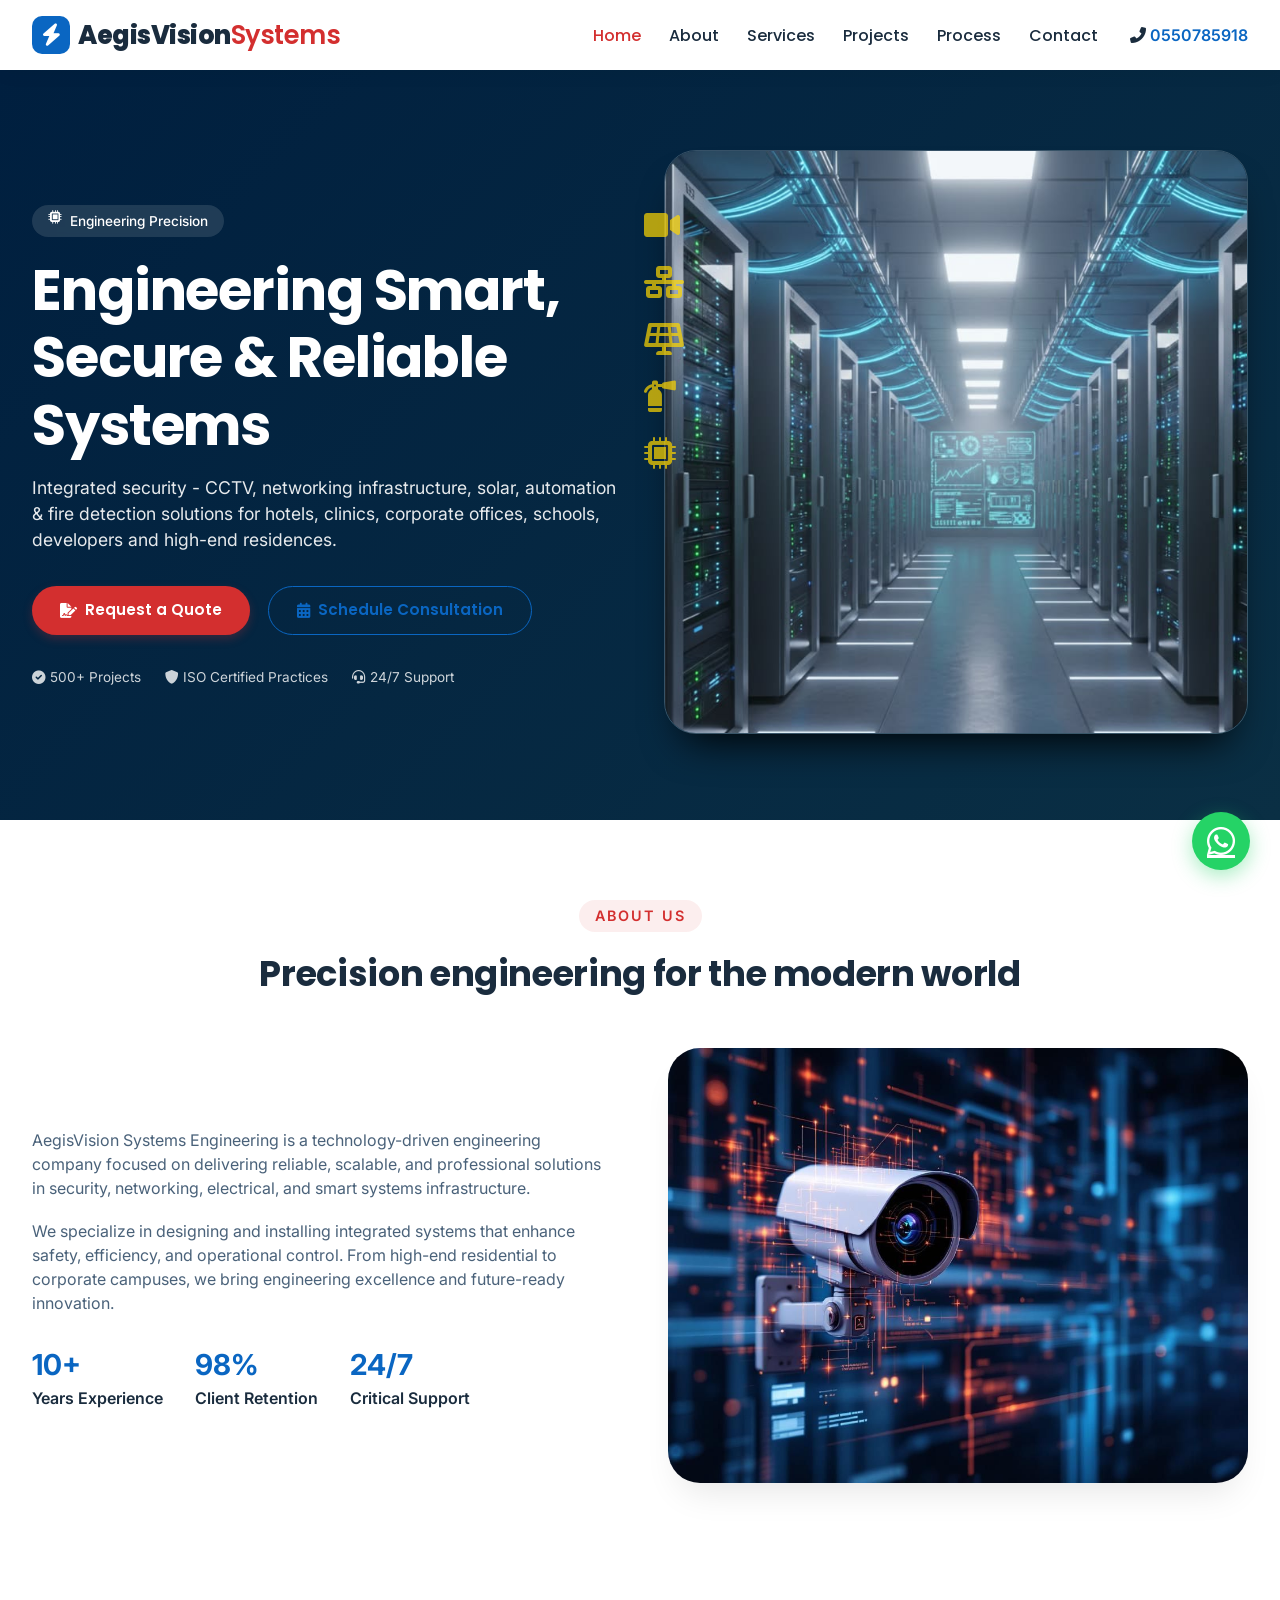
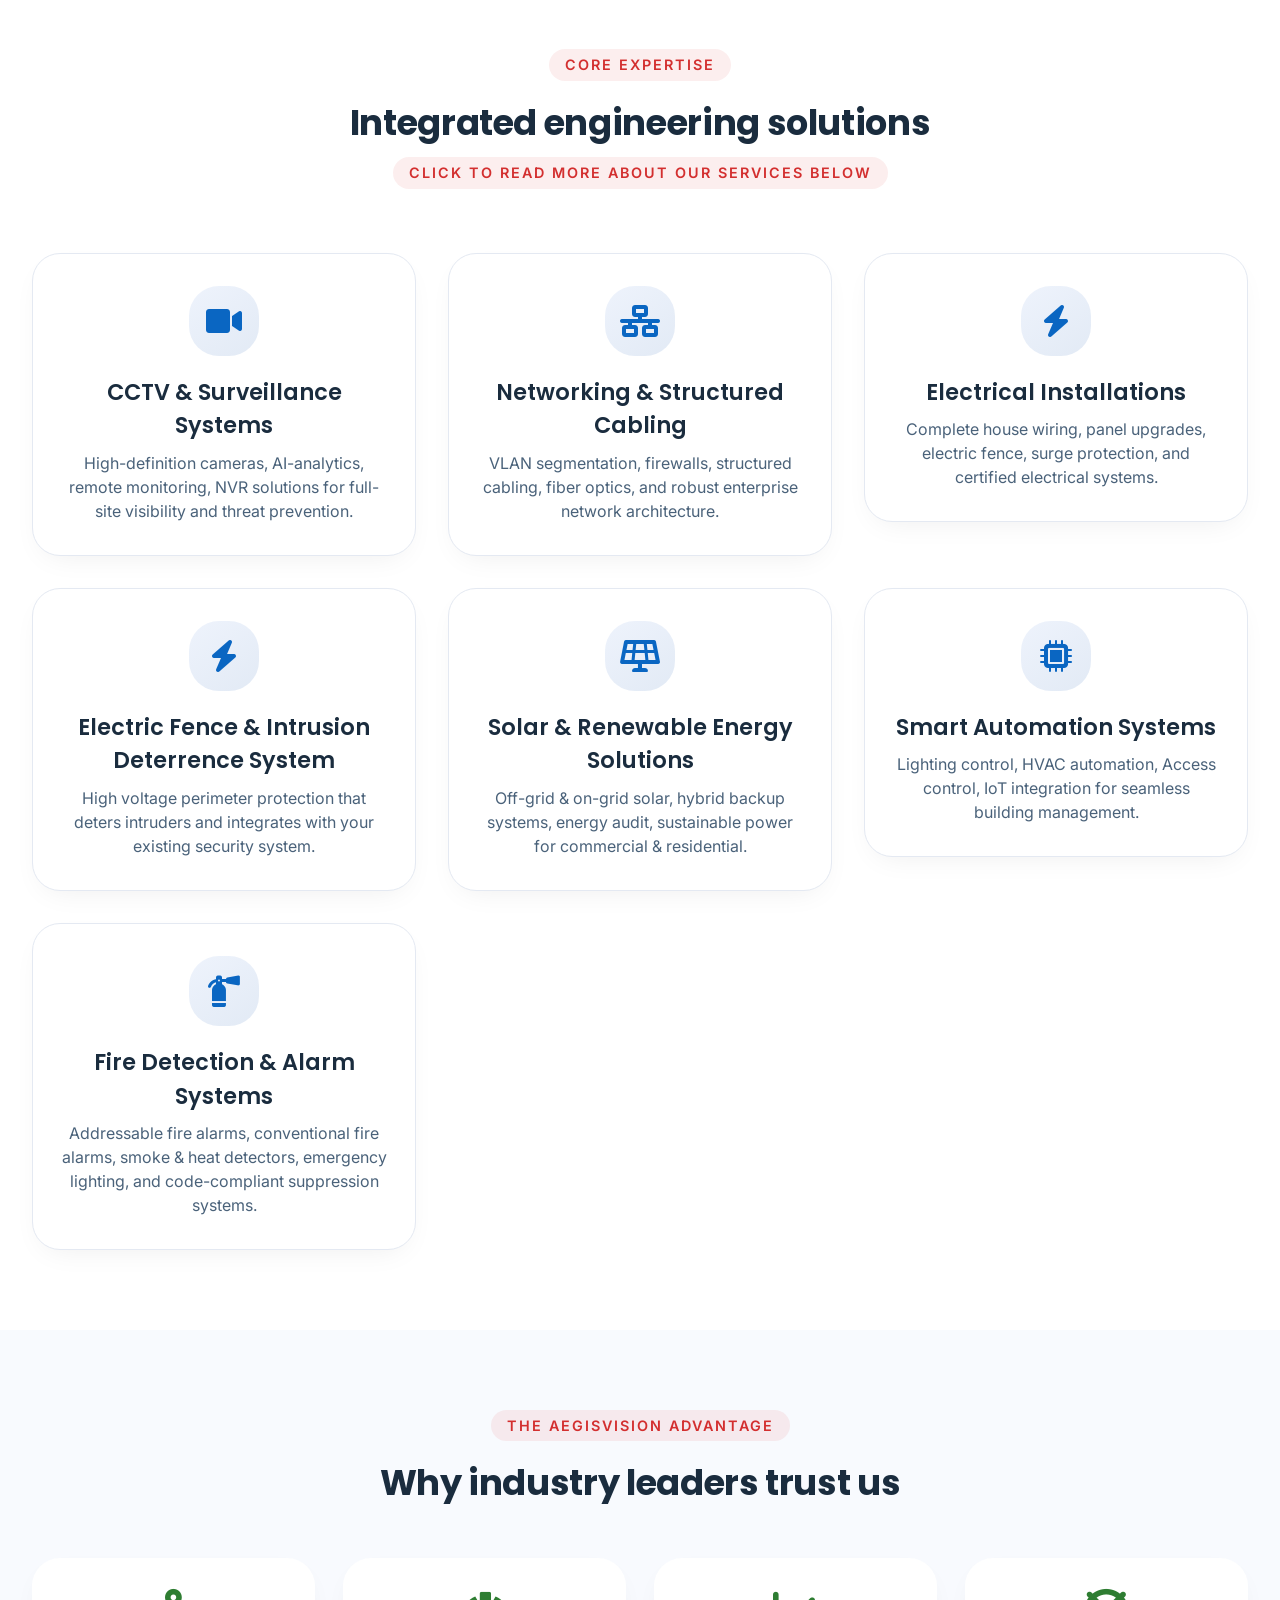
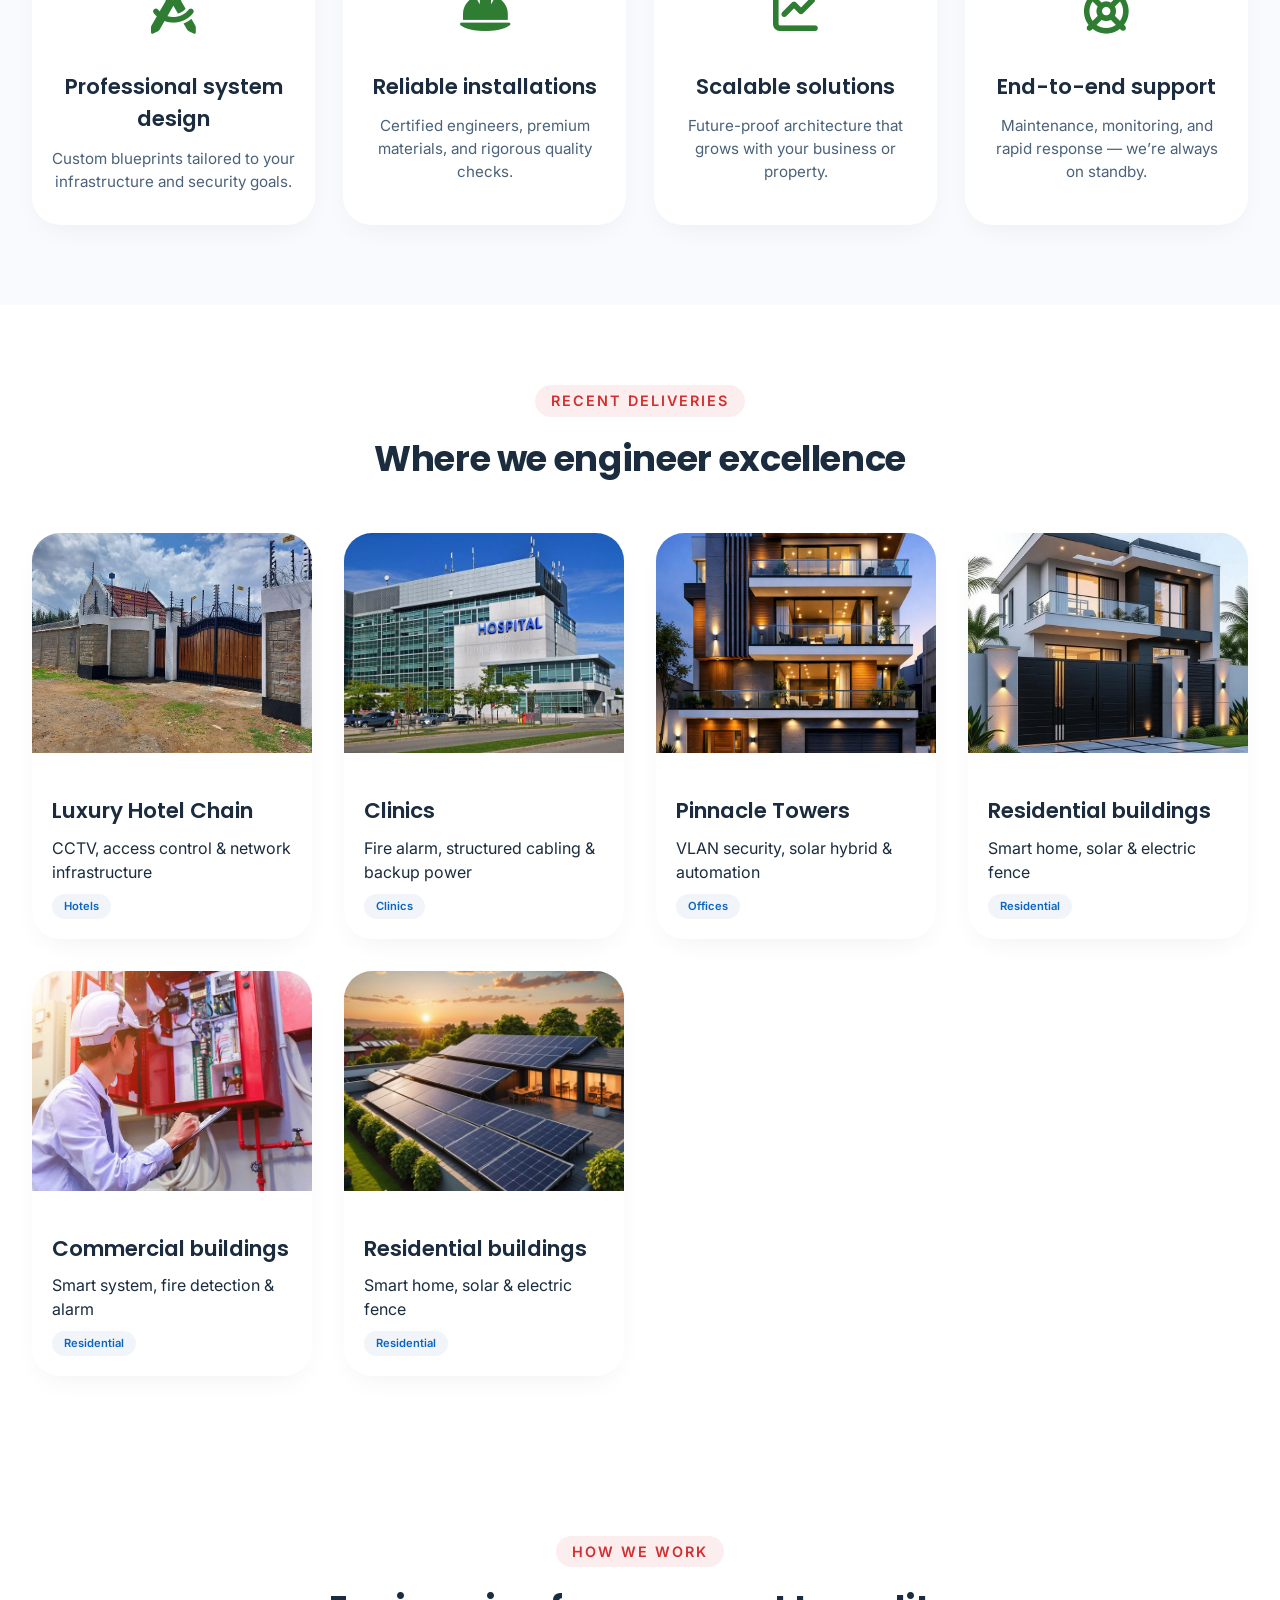
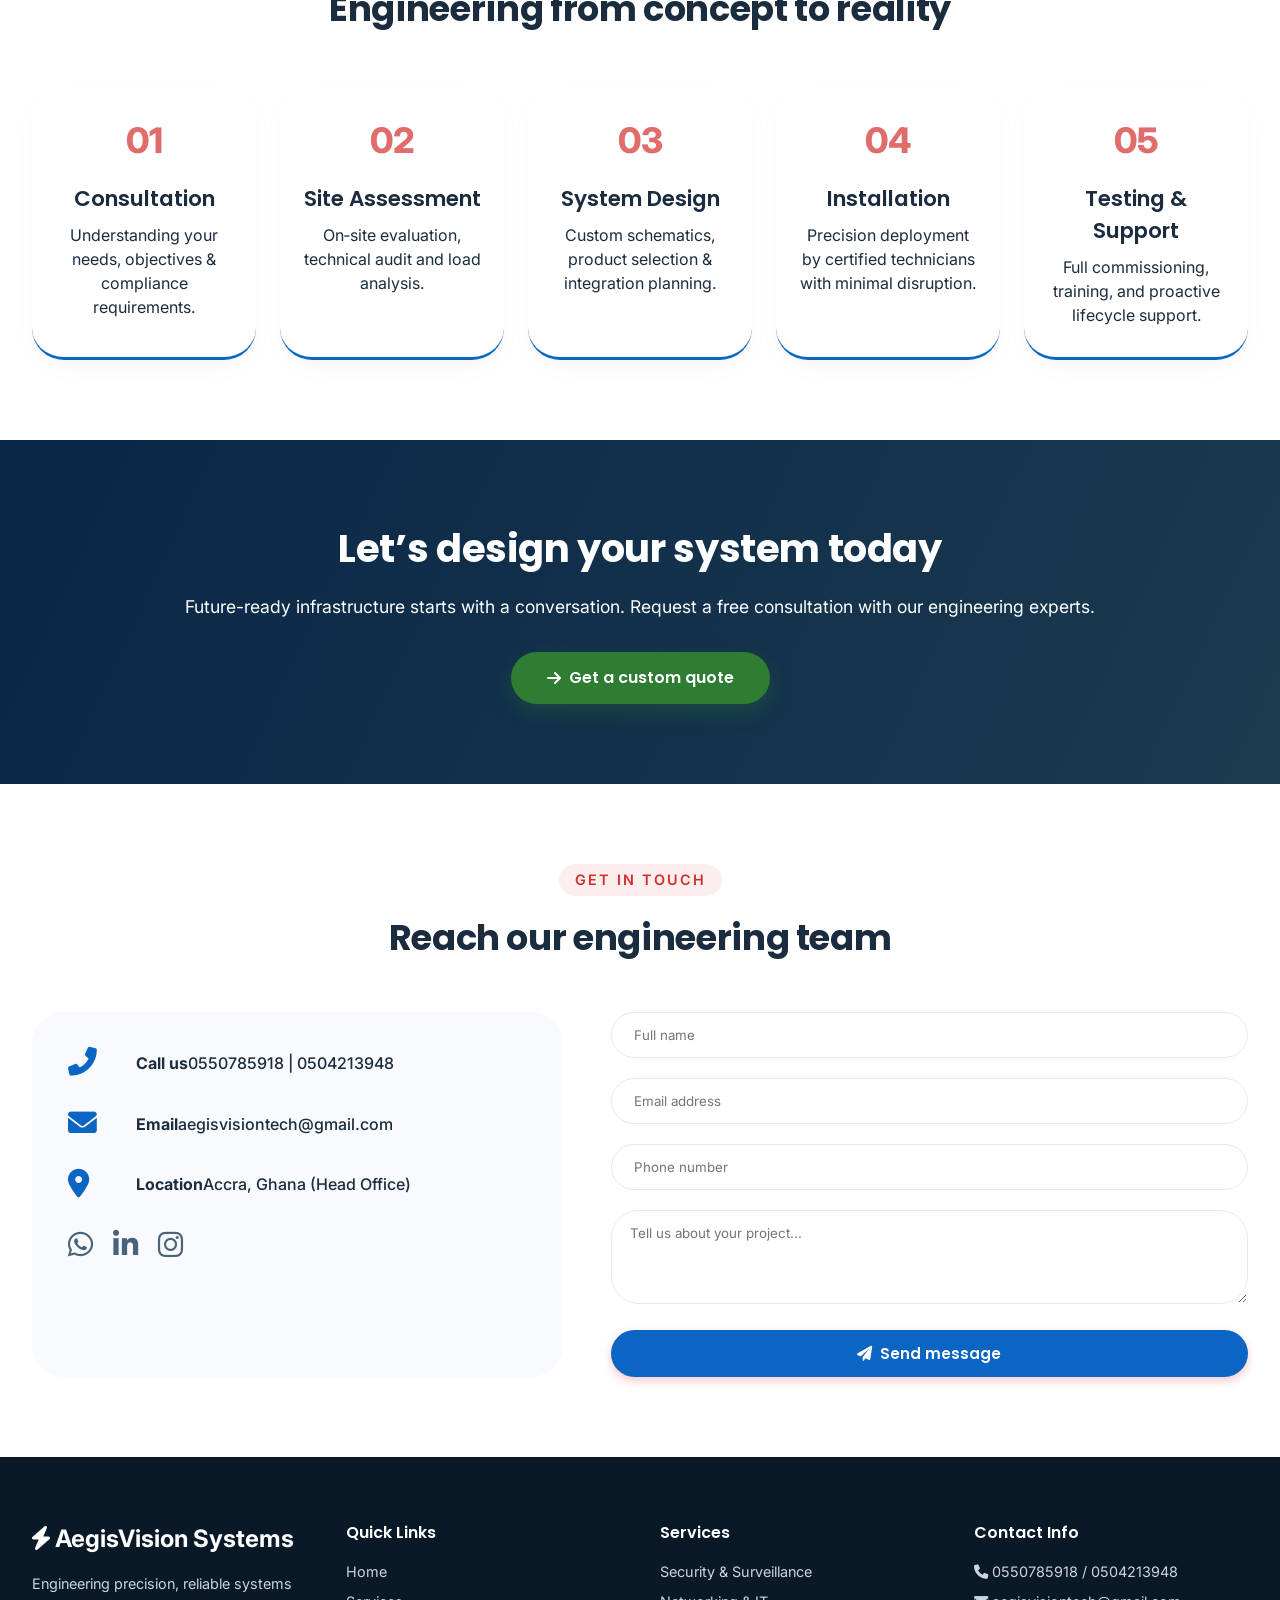
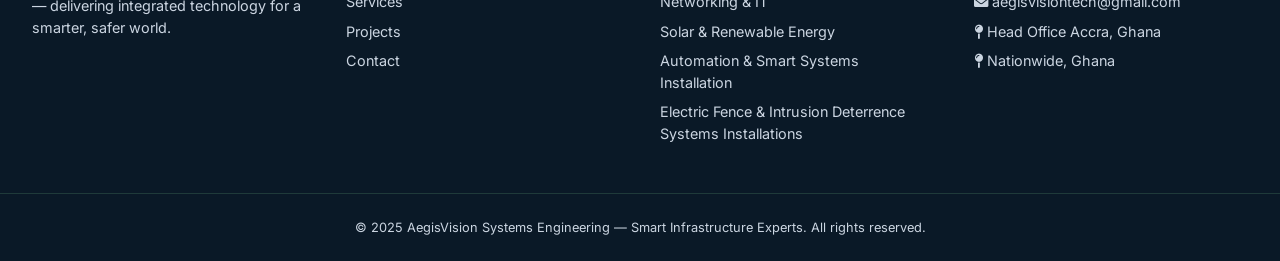
<file: index.html>
<!DOCTYPE html>
<html lang="en">
<head>
  <meta charset="UTF-8" />
  <title>AegisVision Systems Engineering Ltd. | CCTV Camera Installations · Electric Fence & Security System · Installations · Solar System Installations in Ghana</title>
  <meta name="description" content="AegisVision Systems engineering Limited provides professional CCTV installation, electric fencing, access control and security systems in Accra and Nationwide- Ghana. Reliable and affordable security solutions.">
  <meta name="keywords" content="CCTV installation Ghana, CCTV installation Accra, electric fence Ghana, security systems Ghana, access control Ghana">
  <meta name="author" content="AegisVision Systems Engineering Ltd.">
  <meta name="viewport" content="width=device-width, initial-scale=1.0">
  <!-- Google Fonts + Font Awesome -->
  <link href="https://fonts.googleapis.com/css2?family=Inter:opsz,wght@14..32,300;14..32,400;14..32,500;14..32,600;14..32,700;14..32,800&family=Poppins:wght@500;600;700;800&display=swap" rel="stylesheet" />
  <link rel="stylesheet" href="https://cdnjs.cloudflare.com/ajax/libs/font-awesome/6.0.0-beta3/css/all.min.css" />
  <link rel="stylesheet" href="styles.css" />

  <script type="application/ld+json">
    {
      "@context": "https://schema.org",
      "@type": "LocalBusiness",
      "name": "AegisVision Systems Engineering",
      "image": "https://aegisVisionSystemsEngineeringLtd.github.io/logo.png",
      "logo": "https://aegisVisionSystemsEngineeringLtd.github.io/logo.png",
      "url": "https://aegisVisionSystemsEngineeringLtd.github.io/",
      "telephone": "+233550785918",
      "email": "aegisvisiontech@gmail.com",
      "address": {
        "@type": "PostalAddress",
        "addressLocality": "Accra",
        "addressCountry": "GH"
      },
      "geo": {
        "@type": "GeoCoordinates",
        "latitude": 5.6037,
        "longitude": -0.1870
      },
      "openingHoursSpecification": [
        {
          "@type": "OpeningHoursSpecification",
          "dayOfWeek": ["Monday", "Tuesday", "Wednesday", "Thursday", "Friday"],
          "opens": "07:00",
          "closes": "19:00"
        },
        {
          "@type": "OpeningHoursSpecification",
          "dayOfWeek": "Saturday",
          "opens": "09:00",
          "closes": "13:00"
        }
      ],
      "areaServed": {
        "@type": "Country",
        "name": "Ghana"
      },
      "availableServiceArea": {
        "@type": "AdministrativeArea",
        "name": "Nationwide including Accra, Kumasi, Takoradi, Tema and all regions of Ghana"
      },
      "priceRange": "$$",
      "sameAs": [
        "https://wa.me/233550785918",
        "https://www.linkedin.com/company/aegisvisionltd" 
      ],
      "description": "Engineering Precision, Reliable Systems. AegisVision provides CCTV Camera Installations, networking infrastructure design and installation, electrical, solar systems installation, automation systems, centrion gate openers and fire detection solutions for hotels, clinics, offices, schools and residential clients in Accra, Ghana.",
      "hasOfferCatalog": {
        "@type": "OfferCatalog",
        "name": "Engineering Services",
        "itemListElement": [
          {
            "@type": "Offer",
            "itemOffered": {
              "@type": "Service",
              "name": "CCTV Camera & Surveillance Systems Installation"
            }
          },
          {
            "@type": "Offer",
            "itemOffered": {
              "@type": "Service",
              "name": "Networking Infrastructure & Structured Cabling Installations"
            }
          },
          {
            "@type": "Offer",
            "itemOffered": {
              "@type": "Service",
              "name": "Electrical Installations and Electric Fencing"
            }
          },
          {
            "@type": "Offer",
            "itemOffered": {
              "@type": "Service",
              "name": "Solar & Energy Solutions"
            }
          },
          {
            "@type": "Offer",
            "itemOffered": {
              "@type": "Service",
              "name": "Smart Automation Systems"
            }
          },
          {
            "@type": "Offer",
            "itemOffered": {
              "@type": "Service",
              "name": "Fire Detection & Alarm Systems"
            }
          }
        ]
      }
    }
    </script>
</head>
<body>
  <!-- STICKY NAVIGATION -->
  <header class="header" id="header">
    <nav class="navbar container">
      <div class="logo">
        <span class="logo-icon"><i class="fas fa-bolt"></i></span>
        <div class="logo-text">AegisVision<span>Systems</span></div>
      </div>
      <div class="nav-menu" id="navMenu">
        <ul class="nav-links">
          <li><a href="#home" class="nav-link active-nav">Home</a></li>
          <li><a href="#about" class="nav-link">About</a></li>
          <li><a href="#services" class="nav-link">Services</a></li>
          <li><a href="#projects" class="nav-link">Projects</a></li>
          <li><a href="#process" class="nav-link">Process</a></li>
          <li><a href="#contact" class="nav-link">Contact</a></li>
        </ul>
        <div class="nav-phone">
          <i class="fas fa-phone-alt"></i> <a href="tel:+233550785918">0550785918</a>
        </div>
      </div>
      <div class="hamburger" id="hamburger">
        <i class="fas fa-bars"></i>
      </div>
    </nav>
  </header>

  <main>
    <!-- HERO SECTION -->
    <section id="home" class="hero">
      <div class="hero-overlay"></div>
      <div class="container hero-content">
        <div class="hero-text fade-up">
          <div class="hero-badge"><i class="fas fa-microchip"></i> Engineering Precision</div>
          <h1>Engineering Smart, Secure & Reliable Systems</h1>
          <p>Integrated security - CCTV, networking infrastructure, solar, automation & fire detection solutions for hotels, clinics, corporate offices, schools, developers and high-end residences.</p>
          <div class="hero-buttons">
            <a href="#contact" class="btn btn-primary"><i class="fas fa-file-signature"></i> Request a Quote</a>
            <a href="#contact" class="btn btn-outline"><i class="fas fa-calendar-alt"></i> Schedule Consultation</a>
          </div>
          <div class="hero-trust">
            <span><i class="fas fa-check-circle"></i> 500+ Projects</span>
            <span><i class="fas fa-shield-alt"></i> ISO Certified Practices</span>
            <span><i class="fas fa-headset"></i> 24/7 Support</span>
          </div>
        </div>
        <div class="hero-visual fade-up delay-200">
          <div class="floating-icons">
            <i class="fas fa-video"></i>
            <i class="fas fa-network-wired"></i>
            <i class="fas fa-solar-panel"></i>
            <i class="fas fa-fire-extinguisher"></i>
            <i class="fas fa-microchip"></i>
          </div>
          <div class="hero-image-placeholder">
            <img src="serverroom.jpg">
          </div>
        </div>
      </div>
    </section>

    <!-- ABOUT SECTION -->
    <section id="about" class="about section-padding">
      <div class="container">
        <div class="section-header fade-up">
          <span class="section-tag">About us</span>
          <h2>Precision engineering for the modern world</h2>
        </div>
        <div class="about-grid">
          <div class="about-text fade-up">
            <p>AegisVision Systems Engineering is a technology-driven engineering company focused on delivering reliable, scalable, and professional solutions in security, networking, electrical, and smart systems infrastructure.</p>
            <p>We specialize in designing and installing integrated systems that enhance safety, efficiency, and operational control. From high-end residential to corporate campuses, we bring engineering excellence and future-ready innovation.</p>
            <div class="about-stats">
              <div><strong>10+</strong> Years Experience</div>
              <div><strong>98%</strong> Client Retention</div>
              <div><strong>24/7</strong> Critical Support</div>
            </div>
          </div>
          <div class="about-image fade-up delay-200">
            <img src="polecctv.jpg" alt="Engineers at work">
          </div>
        </div>
      </div>
    </section>

    <!-- SERVICES SECTION (with icons & cards) -->
    <section id="services" class="services section-padding">
      <div class="container">
        <div class="section-header fade-up">
          <span class="section-tag">Core expertise</span>
          <h2>Integrated engineering solutions</h2>
		    <span class="section-tag">click to read more about our services below</span>	
        </div>
        <div class="services-grid">
          <!-- Service 1 -->
		 <a href="cctv.html" style="text-decoration: none; color: inherit; display: block;">
          <div class="service-card fade-up">
            <div class="service-icon"><i class="fas fa-video"></i></div>
            <h3>CCTV & Surveillance Systems</h3>
            <p>High-definition cameras, AI-analytics, remote monitoring, NVR solutions for full-site visibility and threat prevention.</p>
          </div>
		 </a>
          <!-- Service 2 -->
		  <a href="networking.html" style="text-decoration: none; color: inherit; display: block;">
          <div class="service-card fade-up">
            <div class="service-icon"><i class="fas fa-network-wired"></i></div>
            <h3>Networking & Structured Cabling</h3>
            <p>VLAN segmentation, firewalls, structured cabling, fiber optics, and robust enterprise network architecture.</p>
          </div>
          <!-- Service 3 -->
		  <a href="electrical.html" style="text-decoration: none; color: inherit; display: block;">
          <div class="service-card fade-up">
            <div class="service-icon"><i class="fas fa-bolt"></i></div>
            <h3>Electrical Installations</h3>
            <p>Complete house wiring, panel upgrades, electric fence, surge protection, and certified electrical systems.</p>
          </div>
		<!-- Service 4 -->
         <a href="electricfence.html" style="text-decoration: none; color: inherit; display: block;">
          <div class="service-card fade-up">
            <div class="service-icon"><i class="fas fa-bolt"></i></div>
            <h3>Electric Fence & Intrusion Deterrence System </h3>
            <p>High voltage perimeter protection that deters intruders and integrates with your existing security system.</p>
          </div>
         </a>
          <!-- Service 5 -->
		  <a href="solar.html" style="text-decoration: none; color: inherit; display: block;">
          <div class="service-card fade-up">
            <div class="service-icon"><i class="fas fa-solar-panel"></i></div>
            <h3>Solar & Renewable Energy Solutions</h3>
            <p>Off-grid & on-grid solar, hybrid backup systems, energy audit, sustainable power for commercial & residential.</p>
          </div>
          <!-- Service 6 -->
		  <a href="automation.html" style="text-decoration: none; color: inherit; display: block;">
          <div class="service-card fade-up">
            <div class="service-icon"><i class="fas fa-microchip"></i></div>
            <h3>Smart Automation Systems</h3>
            <p>Lighting control, HVAC automation, Access control, IoT integration for seamless building management.</p>
          </div>
          <!-- Service 7 -->
		<a href="fire.html" style="text-decoration: none; color: inherit; display: block;">	
          <div class="service-card fade-up">
            <div class="service-icon"><i class="fas fa-fire-extinguisher"></i></div>
            <h3>Fire Detection & Alarm Systems</h3>
            <p>Addressable fire alarms, conventional fire alarms, smoke & heat detectors, emergency lighting, and code-compliant suppression systems.</p>
          </div>
        </div>
	   </a>  
      </div>
    </section>

    <!-- WHY CHOOSE US -->
    <section class="why-us section-padding">
      <div class="container">
        <div class="section-header fade-up">
          <span class="section-tag">The AegisVision advantage</span>
          <h2>Why industry leaders trust us</h2>
        </div>
        <div class="why-grid">
          <div class="why-card fade-up"><i class="fas fa-drafting-compass"></i><h3>Professional system design</h3><p>Custom blueprints tailored to your infrastructure and security goals.</p></div>
          <div class="why-card fade-up"><i class="fas fa-hard-hat"></i><h3>Reliable installations</h3><p>Certified engineers, premium materials, and rigorous quality checks.</p></div>
          <div class="why-card fade-up"><i class="fas fa-chart-line"></i><h3>Scalable solutions</h3><p>Future-proof architecture that grows with your business or property.</p></div>
          <div class="why-card fade-up"><i class="fas fa-life-ring"></i><h3>End-to-end support</h3><p>Maintenance, monitoring, and rapid response — we’re always on standby.</p></div>
        </div>
      </div>
    </section>

    <!-- PORTFOLIO / PROJECTS SECTION -->
    <section id="projects" class="projects section-padding">
      <div class="container">
        <div class="section-header fade-up">
          <span class="section-tag">Recent deliveries</span>
          <h2>Where we engineer excellence</h2>
        </div>
        <div class="projects-grid">
          <div class="project-card fade-up"><img src="electricfence.jpg" alt="Hotel project"><div class="project-info"><h3>Luxury Hotel Chain</h3><p>CCTV, access control & network infrastructure</p><span class="project-cat">Hotels</span></div></div>
          <div class="project-card fade-up"><img src="hospital.jpg" alt="Clinic project"><div class="project-info"><h3>Clinics</h3><p>Fire alarm, structured cabling & backup power</p><span class="project-cat">Clinics</span></div></div>
          <div class="project-card fade-up"><img src="tower.jpg" alt="Corporate office"><div class="project-info"><h3>Pinnacle Towers</h3><p>VLAN security, solar hybrid & automation</p><span class="project-cat">Offices</span></div></div>
          <div class="project-card fade-up"><img src="agaatejpg.jpg" alt="Residential"><div class="project-info"><h3>Residential buildings</h3><p>Smart home, solar & electric fence</p><span class="project-cat">Residential</span></div></div>
	  	  <div class="project-card fade-up"><img src="firesys2.jpg" alt="Residential"><div class="project-info"><h3>Commercial buildings</h3><p>Smart system, fire detection & alarm</p><span class="project-cat">Residential</span></div></div>
	      <div class="project-card fade-up"><img src="solarsys.jpg" alt="Residential"><div class="project-info"><h3>Residential buildings</h3><p>Smart home, solar & electric fence</p><span class="project-cat">Residential</span></div></div>
        </div>
      </div>
    </section>

    <!-- PROCESS SECTION -->
    <section id="process" class="process section-padding">
      <div class="container">
        <div class="section-header fade-up">
          <span class="section-tag">How we work</span>
          <h2>Engineering from concept to reality</h2>
        </div>
        <div class="process-steps">
          <div class="step fade-up"><div class="step-number">01</div><h3>Consultation</h3><p>Understanding your needs, objectives & compliance requirements.</p></div>
          <div class="step fade-up"><div class="step-number">02</div><h3>Site Assessment</h3><p>On‑site evaluation, technical audit and load analysis.</p></div>
          <div class="step fade-up"><div class="step-number">03</div><h3>System Design</h3><p>Custom schematics, product selection & integration planning.</p></div>
          <div class="step fade-up"><div class="step-number">04</div><h3>Installation</h3><p>Precision deployment by certified technicians with minimal disruption.</p></div>
          <div class="step fade-up"><div class="step-number">05</div><h3>Testing & Support</h3><p>Full commissioning, training, and proactive lifecycle support.</p></div>
        </div>
      </div>
    </section>

    <!-- CALL TO ACTION SECTION -->
    <section class="cta-section">
      <div class="container cta-container">
        <div class="cta-content fade-up">
          <h2>Let’s design your system today</h2>
          <p>Future-ready infrastructure starts with a conversation. Request a free consultation with our engineering experts.</p>
          <a href="#contact" class="btn btn-cta"><i class="fas fa-arrow-right"></i> Get a custom quote</a>
        </div>
      </div>
    </section>

    <!-- CONTACT SECTION + FORM -->
    <section id="contact" class="contact section-padding">
      <div class="container">
        <div class="section-header fade-up">
          <span class="section-tag">Get in touch</span>
          <h2>Reach our engineering team</h2>
        </div>
        <div class="contact-grid">
          <div class="contact-info fade-up">
            <div class="contact-detail"><i class="fas fa-phone-alt"></i><div><strong>Call us</strong><a href="tel:+233550785918">0550785918</a><span> | </span><a href="tel:+233504213948">0504213948</a></div></div>
            <div class="contact-detail"><i class="fas fa-envelope"></i><div><strong>Email</strong><a href="mailto:aegisvisiontech@gmail.com">aegisvisiontech@gmail.com</a></div></div>
            <div class="contact-detail"><i class="fas fa-map-marker-alt"></i><div><strong>Location</strong><span>Accra, Ghana (Head Office)</span></div></div>
            <div class="social-trust"><i class="fab fa-whatsapp"></i><i class="fab fa-linkedin-in"></i><i class="fab fa-instagram"></i></div>
          </div>
          <div class="contact-form fade-up delay-200">
            <form id="contactForm">
              <div class="input-group"><input type="text" id="name" placeholder=" Full name" required></div>
              <div class="input-group"><input type="email" id="email" placeholder=" Email address" required></div>
              <div class="input-group"><input type="tel" id="phone" placeholder=" Phone number"></div>
              <div class="input-group"><textarea rows="4" id="message" placeholder="Tell us about your project..."></textarea></div>
              <button type="submit" class="btn btn-primary submit-btn"><i class="fas fa-paper-plane"></i> Send message</button>
              <p id="formFeedback" class="form-feedback"></p>
            </form>
          </div>
        </div>
      </div>
    </section>
  </main>

  <!-- FOOTER -->
  <footer class="footer">
    <div class="container footer-grid">
      <div class="footer-col">
        <div class="footer-logo"><i class="fas fa-bolt"></i> AegisVision Systems</div>
        <p>Engineering precision, reliable systems — delivering integrated technology for a smarter, safer world.</p>
      </div>
      <div class="footer-col">
        <h4>Quick Links</h4>
        <ul><li><a href="#home">Home</a></li><li><a href="#services">Services</a></li><li><a href="#projects">Projects</a></li><li><a href="#contact">Contact</a></li></ul>
      </div>
      <div class="footer-col">
        <h4>Services</h4>
        <ul><li>Security & Surveillance</li><li>Networking & IT</li><li>Solar & Renewable Energy</li><li>Automation & Smart Systems Installation</li><li>Electric Fence & Intrusion Deterrence Systems Installations</li></ul>
      </div>
      <div class="footer-col">
        <h4>Contact Info</h4>
        <p><i class="fas fa-phone"></i> 0550785918 / 0504213948</p>
        <p><i class="fas fa-envelope"></i> aegisvisiontech@gmail.com</p>
        <p><i class="fas fa-map-pin"></i> Head Office Accra, Ghana</p>
		<p><i class="fas fa-map-pin"></i> Nationwide, Ghana</p>
      </div>
    </div>
    <div class="footer-bottom">
      <p>© 2025 AegisVision Systems Engineering — Smart Infrastructure Experts. All rights reserved.</p>
    </div>
  </footer>

  <!-- WHATSAPP FLOATING BUTTON -->
  <a href="https://wa.me/233550785918?text=Hello%20AegisVision%2C%20I%27m%20interested%20in%20your%20engineering%20services" class="whatsapp-float" target="_blank" rel="noopener">
    <i class="fab fa-whatsapp"></i>
  </a>

  <script src="script.js"></script>
</body>
</html>
</file>
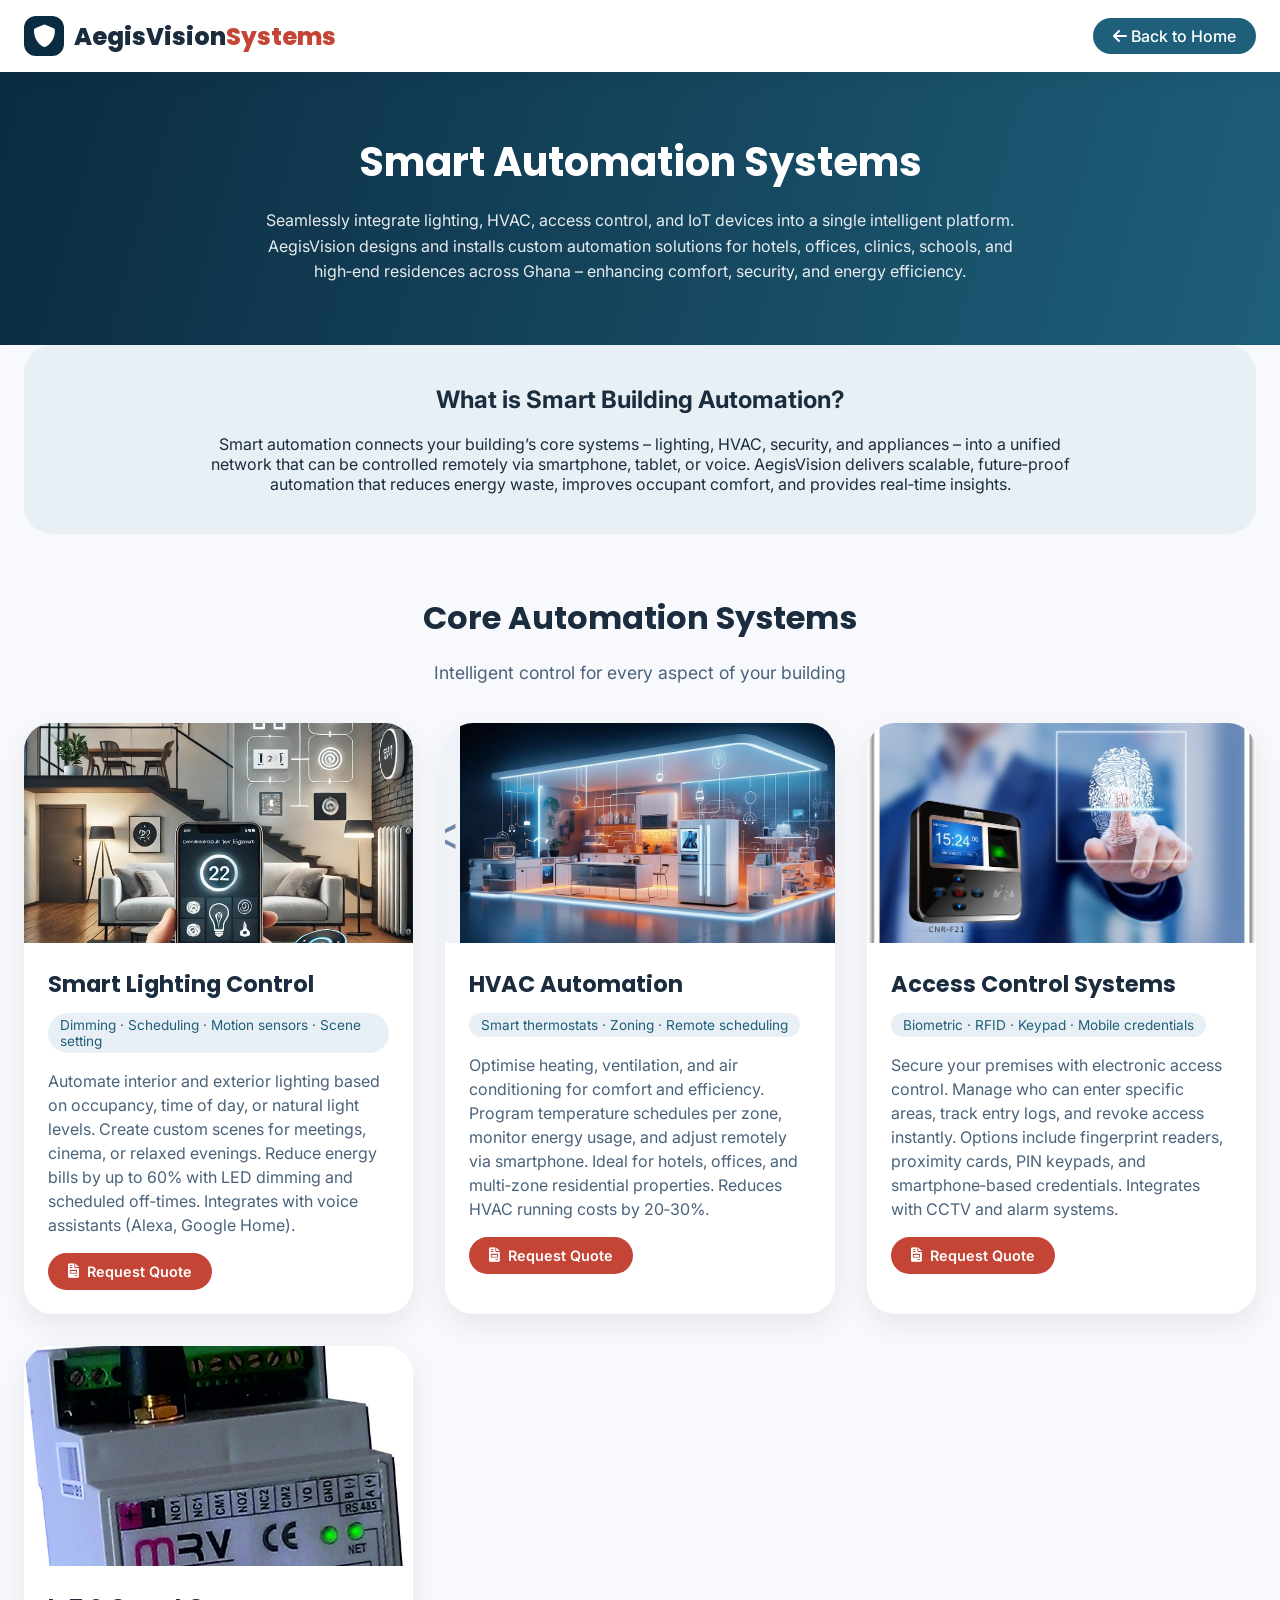
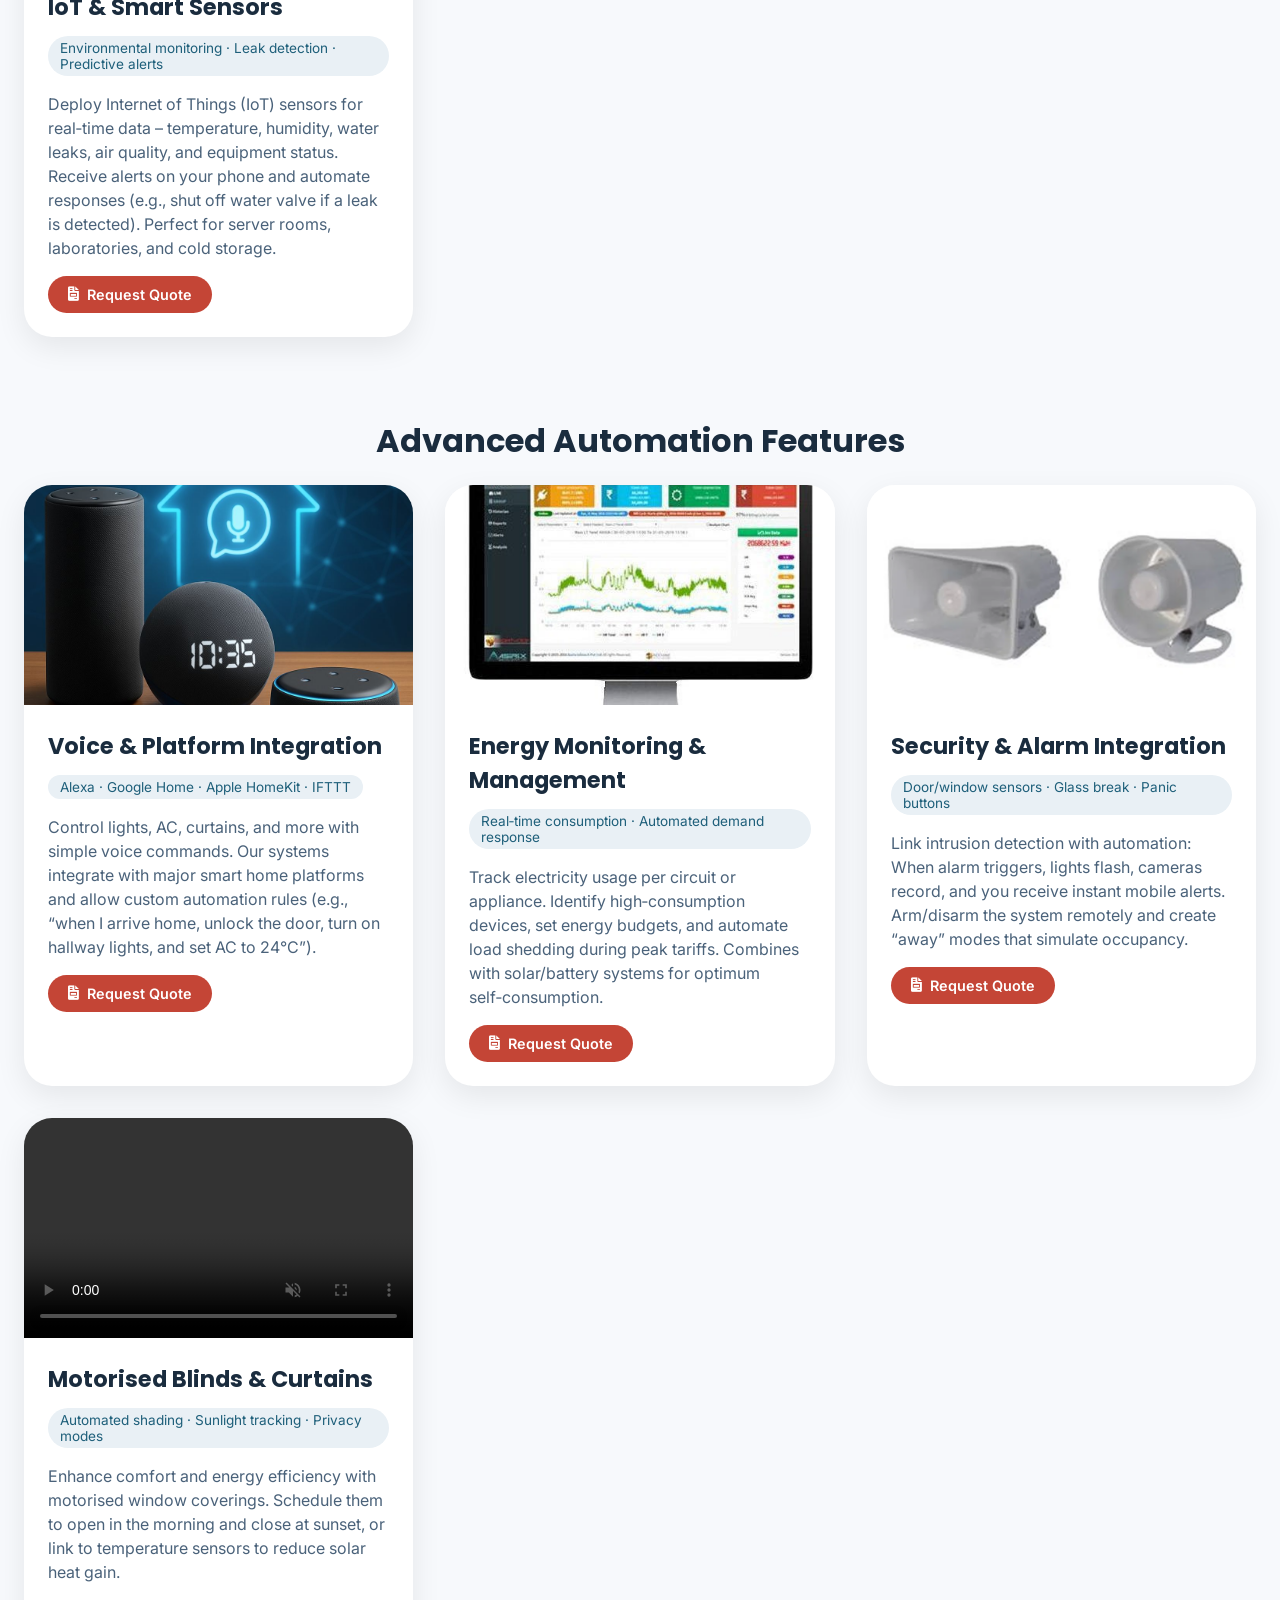
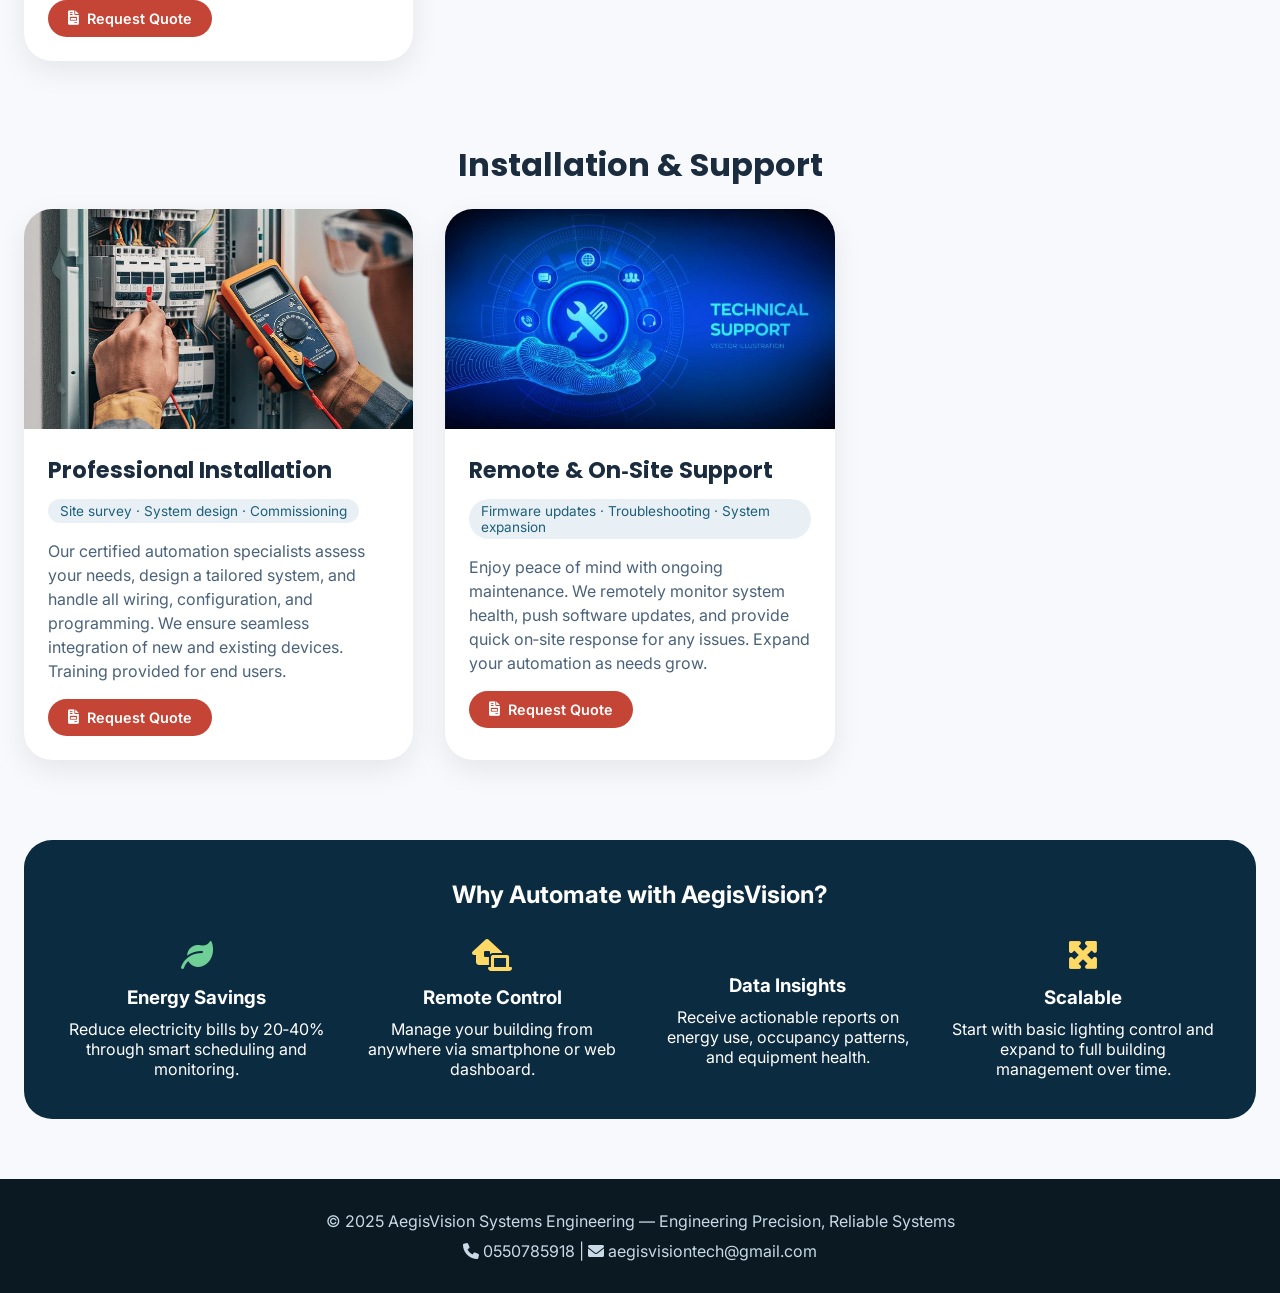
<file: automation.html>
<!DOCTYPE html>
<html lang="en">
<head>
  <meta charset="UTF-8">
  <meta name="viewport" content="width=device-width, initial-scale=1.0">
  <title>AegisVision | Smart Automation Systems</title>
  <link href="https://fonts.googleapis.com/css2?family=Inter:opsz,wght@14..32,300;400;500;600;700;800&family=Poppins:wght@500;600;700;800&display=swap" rel="stylesheet">
  <link rel="stylesheet" href="https://cdnjs.cloudflare.com/ajax/libs/font-awesome/6.0.0-beta3/css/all.min.css">
  <style>
    * {
      margin: 0;
      padding: 0;
      box-sizing: border-box;
    }
    body {
      font-family: 'Inter', sans-serif;
      background: #F7F9FC;
      color: #1A2C3E;
    }
    .container {
      max-width: 1280px;
      margin: 0 auto;
      padding: 0 24px;
    }
    .header {
      background: white;
      box-shadow: 0 4px 20px rgba(0,0,0,0.05);
      position: sticky;
      top: 0;
      z-index: 100;
    }
    .navbar {
      display: flex;
      justify-content: space-between;
      align-items: center;
      padding: 1rem 0;
      flex-wrap: wrap;
    }
    .logo {
      display: flex;
      align-items: center;
      gap: 10px;
    }
    .logo-icon {
      background: #0B2B40;
      width: 40px;
      height: 40px;
      display: flex;
      align-items: center;
      justify-content: center;
      border-radius: 12px;
      color: white;
      font-size: 1.4rem;
    }
    .logo-text {
      font-size: 1.5rem;
      font-weight: 800;
      font-family: 'Poppins', sans-serif;
    }
    .logo-text span {
      color: #C44536;
    }
    .back-home {
      background: #1E5F7A;
      color: white;
      padding: 8px 20px;
      border-radius: 40px;
      text-decoration: none;
      font-weight: 500;
      transition: 0.2s;
    }
    .back-home:hover {
      background: #0B2B40;
    }
    .hero {
      background: linear-gradient(105deg, #0B2B40 0%, #1E5F7A 100%);
      color: white;
      padding: 60px 0;
      text-align: center;
    }
    .hero h1 {
      font-size: 2.5rem;
      font-family: 'Poppins', sans-serif;
      margin-bottom: 1rem;
    }
    .hero p {
      max-width: 800px;
      margin: 0 auto;
      opacity: 0.9;
      line-height: 1.6;
    }
    .section-title {
      text-align: center;
      font-size: 2rem;
      margin: 60px 0 20px;
      font-family: 'Poppins', sans-serif;
    }
    .section-subtitle {
      text-align: center;
      font-size: 1.1rem;
      color: #4A627A;
      margin-bottom: 40px;
      max-width: 800px;
      margin-left: auto;
      margin-right: auto;
    }
    .products-grid {
      display: grid;
      grid-template-columns: repeat(auto-fill, minmax(320px, 1fr));
      gap: 32px;
      margin-bottom: 80px;
    }
    .product-card {
      background: white;
      border-radius: 28px;
      overflow: hidden;
      box-shadow: 0 10px 30px rgba(0,0,0,0.08);
      transition: transform 0.3s ease, box-shadow 0.3s;
    }
    .product-card:hover {
      transform: translateY(-8px);
      box-shadow: 0 20px 35px rgba(0,0,0,0.12);
    }
    .media-placeholder {
      background: #EFF3F8;
      height: 220px;
      display: flex;
      align-items: center;
      justify-content: center;
      color: #6C86A3;
      font-size: 3rem;
      position: relative;
      overflow: hidden;
    }
    .media-placeholder img, .media-placeholder video {
      width: 100%;
      height: 100%;
      object-fit: cover;
    }
    .product-info {
      padding: 24px;
    }
    .product-info h3 {
      font-size: 1.4rem;
      margin-bottom: 12px;
      font-family: 'Poppins', sans-serif;
    }
    .product-info p {
      color: #4A627A;
      margin-bottom: 16px;
      line-height: 1.5;
    }
    .specs {
      font-size: 0.85rem;
      color: #1E5F7A;
      background: #E9F0F5;
      display: inline-block;
      padding: 4px 12px;
      border-radius: 20px;
      margin-bottom: 16px;
    }
    .btn-quote {
      display: inline-flex;
      align-items: center;
      gap: 8px;
      background: #C44536;
      color: white;
      padding: 10px 20px;
      border-radius: 40px;
      text-decoration: none;
      font-weight: 600;
      font-size: 0.9rem;
      transition: 0.2s;
    }
    .btn-quote:hover {
      background: #A13224;
    }
    .desc-link {
      text-decoration: none;
      color: #4A627A;
      transition: color 0.2s;
    }
    .desc-link:hover {
      color: #1E5F7A;
      text-decoration: underline;
    }
    .footer {
      background: #0A1922;
      color: #C9D9E6;
      text-align: center;
      padding: 32px 0;
      margin-top: 40px;
    }
    @media (max-width: 768px) {
      .hero h1 { font-size: 1.8rem; }
      .products-grid { grid-template-columns: 1fr; }
    }
  </style>
</head>
<body>
  <header class="header">
    <div class="container">
      <div class="navbar">
        <div class="logo">
          <div class="logo-icon"><i class="fas fa-shield-alt"></i></div>
          <div class="logo-text">AegisVision<span>Systems</span></div>
        </div>
        <a href="index.html" class="back-home"><i class="fas fa-arrow-left"></i> Back to Home</a>
      </div>
    </div>
  </header>

  <section class="hero">
    <div class="container">
      <h1>Smart Automation Systems</h1>
      <p>Seamlessly integrate lighting, HVAC, access control, and IoT devices into a single intelligent platform. AegisVision designs and installs custom automation solutions for hotels, offices, clinics, schools, and high‑end residences across Ghana – enhancing comfort, security, and energy efficiency.</p>
    </div>
  </section>

  <div class="container">
    <!-- Understanding Smart Automation -->
    <div style="background: #E9F0F5; border-radius: 28px; padding: 40px; margin-bottom: 60px;">
      <h2 style="text-align: center; margin-bottom: 20px;">What is Smart Building Automation?</h2>
      <p style="text-align: center; max-width: 900px; margin: 0 auto; color: #1A2C3E;">Smart automation connects your building’s core systems – lighting, HVAC, security, and appliances – into a unified network that can be controlled remotely via smartphone, tablet, or voice. AegisVision delivers scalable, future‑proof automation that reduces energy waste, improves occupant comfort, and provides real‑time insights.</p>
    </div>

    <h2 class="section-title">Core Automation Systems</h2>
    <p class="section-subtitle">Intelligent control for every aspect of your building</p>
    <div class="products-grid">
      <!-- Lighting Control -->
      <div class="product-card">
        <div class="media-placeholder">
          <img src="smart_home2.jpg" ></span>
        </div>
        <div class="product-info">
          <h3>Smart Lighting Control</h3>
          <div class="specs">Dimming · Scheduling · Motion sensors · Scene setting</div>
          <p><a href="#" class="desc-link" target="_blank" rel="noopener noreferrer">Automate interior and exterior lighting based on occupancy, time of day, or natural light levels. Create custom scenes for meetings, cinema, or relaxed evenings. Reduce energy bills by up to 60% with LED dimming and scheduled off‑times. Integrates with voice assistants (Alexa, Google Home).</a></p>
          <a href="#contact" class="btn-quote" onclick="alert('Contact us for pricing: 0550785918')"><i class="fas fa-file-invoice"></i> Request Quote</a>
        </div>
      </div>

      <!-- HVAC Automation -->
      <div class="product-card">
        <div class="media-placeholder">
          <<img src="smart_home.jpg" ></span> 
        </div>
        <div class="product-info">
          <h3>HVAC Automation</h3>
          <div class="specs">Smart thermostats · Zoning · Remote scheduling</div>
          <p><a href="#" class="desc-link" target="_blank" rel="noopener noreferrer">Optimise heating, ventilation, and air conditioning for comfort and efficiency. Program temperature schedules per zone, monitor energy usage, and adjust remotely via smartphone. Ideal for hotels, offices, and multi‑zone residential properties. Reduces HVAC running costs by 20‑30%.</a></p>
          <a href="#contact" class="btn-quote" onclick="alert('Contact us for pricing: 0550785918')"><i class="fas fa-file-invoice"></i> Request Quote</a>
        </div>
      </div>

      <!-- Access Control -->
      <div class="product-card">
        <div class="media-placeholder">
          <img src="access_control.jpg" ></span>
        </div>
        <div class="product-info">
          <h3>Access Control Systems</h3>
          <div class="specs">Biometric · RFID · Keypad · Mobile credentials</div>
          <p><a href="#" class="desc-link" target="_blank" rel="noopener noreferrer">Secure your premises with electronic access control. Manage who can enter specific areas, track entry logs, and revoke access instantly. Options include fingerprint readers, proximity cards, PIN keypads, and smartphone‑based credentials. Integrates with CCTV and alarm systems.</a></p>
          <a href="#contact" class="btn-quote" onclick="alert('Contact us for pricing: 0550785918')"><i class="fas fa-file-invoice"></i> Request Quote</a>
        </div>
      </div>

      <!-- IoT Integration -->
      <div class="product-card">
        <div class="media-placeholder">
          <img src="sensor.jpg" ></span>
        </div>
        <div class="product-info">
          <h3>IoT & Smart Sensors</h3>
          <div class="specs">Environmental monitoring · Leak detection · Predictive alerts</div>
          <p><a href="#" class="desc-link" target="_blank" rel="noopener noreferrer">Deploy Internet of Things (IoT) sensors for real‑time data – temperature, humidity, water leaks, air quality, and equipment status. Receive alerts on your phone and automate responses (e.g., shut off water valve if a leak is detected). Perfect for server rooms, laboratories, and cold storage.</a></p>
          <a href="#contact" class="btn-quote" onclick="alert('Contact us for pricing: 0550785918')"><i class="fas fa-file-invoice"></i> Request Quote</a>
        </div>
      </div>
    </div>

    <h2 class="section-title">Advanced Automation Features</h2>
    <div class="products-grid">
      <!-- Voice Control & Integration -->
      <div class="product-card">
        <div class="media-placeholder">
          <img src="voice.jpg"></span>
        </div>
        <div class="product-info">
          <h3>Voice & Platform Integration</h3>
          <div class="specs">Alexa · Google Home · Apple HomeKit · IFTTT</div>
          <p>Control lights, AC, curtains, and more with simple voice commands. Our systems integrate with major smart home platforms and allow custom automation rules (e.g., “when I arrive home, unlock the door, turn on hallway lights, and set AC to 24°C”).</p>
          <a href="#contact" class="btn-quote" onclick="alert('Contact us for pricing: 0550785918')"><i class="fas fa-file-invoice"></i> Request Quote</a>
        </div>
      </div>

      <!-- Energy Management -->
      <div class="product-card">
        <div class="media-placeholder">
          <img src="e_monitor.jpg"></span>
        </div>
        <div class="product-info">
          <h3>Energy Monitoring & Management</h3>
          <div class="specs">Real‑time consumption · Automated demand response</div>
          <p>Track electricity usage per circuit or appliance. Identify high‑consumption devices, set energy budgets, and automate load shedding during peak tariffs. Combines with solar/battery systems for optimum self‑consumption.</p>
          <a href="#contact" class="btn-quote" onclick="alert('Contact us for pricing: 0550785918')"><i class="fas fa-file-invoice"></i> Request Quote</a>
        </div>
      </div>

      <!-- Security Integration -->
      <div class="product-card">
        <div class="media-placeholder">
          <img src="horns.png" ></span>
        </div>
        <div class="product-info">
          <h3>Security & Alarm Integration</h3>
          <div class="specs">Door/window sensors · Glass break · Panic buttons</div>
          <p>Link intrusion detection with automation: When alarm triggers, lights flash, cameras record, and you receive instant mobile alerts. Arm/disarm the system remotely and create “away” modes that simulate occupancy.</p>
          <a href="#contact" class="btn-quote" onclick="alert('Contact us for pricing: 0550785918')"><i class="fas fa-file-invoice"></i> Request Quote</a>
        </div>
      </div>

      <!-- Motorised Blinds / Curtains -->
      <div class="product-card">
        <div class="media-placeholder">
          <video controls width="400" loop muted>
            <source src="curtains_opener.mp4"  type="video/mp4">
             
          </video>
        </div>
        <div class="product-info">
          <h3>Motorised Blinds & Curtains</h3>
          <div class="specs">Automated shading · Sunlight tracking · Privacy modes</div>
          <p>Enhance comfort and energy efficiency with motorised window coverings. Schedule them to open in the morning and close at sunset, or link to temperature sensors to reduce solar heat gain.</p>
          <a href="#contact" class="btn-quote" onclick="alert('Contact us for pricing: 0550785918')"><i class="fas fa-file-invoice"></i> Request Quote</a>
        </div>
      </div>
    </div>

    <h2 class="section-title">Installation & Support</h2>
    <div class="products-grid">
      <div class="product-card">
        <div class="media-placeholder">
          <img src="automatic_installations.jpg" ></span>
        </div>
        <div class="product-info">
          <h3>Professional Installation</h3>
          <div class="specs">Site survey · System design · Commissioning</div>
          <p>Our certified automation specialists assess your needs, design a tailored system, and handle all wiring, configuration, and programming. We ensure seamless integration of new and existing devices. Training provided for end users.</p>
          <a href="#contact" class="btn-quote" onclick="alert('Contact us for pricing: 0550785918')"><i class="fas fa-file-invoice"></i> Request Quote</a>
        </div>
      </div>
      <div class="product-card">
        <div class="media-placeholder">
          <img src="support.jpg" ></span>
        </div>
        <div class="product-info">
          <h3>Remote & On‑Site Support</h3>
          <div class="specs">Firmware updates · Troubleshooting · System expansion</div>
          <p>Enjoy peace of mind with ongoing maintenance. We remotely monitor system health, push software updates, and provide quick on‑site response for any issues. Expand your automation as needs grow.</p>
          <a href="#contact" class="btn-quote" onclick="alert('Contact us for pricing: 0550785918')"><i class="fas fa-file-invoice"></i> Request Quote</a>
        </div>
      </div>
    </div>

    <!-- Benefits of Smart Automation -->
    <div style="background: #0B2B40; border-radius: 28px; padding: 40px; margin: 60px 0; color: white;">
      <h2 style="text-align: center; margin-bottom: 20px;">Why Automate with AegisVision?</h2>
      <div style="display: grid; grid-template-columns: repeat(auto-fit, minmax(250px, 1fr)); gap: 30px; margin-top: 30px;">
        <div style="text-align: center;"><i class="fas fa-leaf" style="font-size: 2rem; color: #6FCF97;"></i><h3 style="margin: 15px 0 10px;">Energy Savings</h3><p>Reduce electricity bills by 20‑40% through smart scheduling and monitoring.</p></div>
        <div style="text-align: center;"><i class="fas fa-laptop-house" style="font-size: 2rem; color: #FFD966;"></i><h3 style="margin: 15px 0 10px;">Remote Control</h3><p>Manage your building from anywhere via smartphone or web dashboard.</p></div>
        <div style="text-align: center;"><i class="fas fa-chart-simple" style="font-size: 2rem; color: #6FCF97;"></i><h3 style="margin: 15px 0 10px;">Data Insights</h3><p>Receive actionable reports on energy use, occupancy patterns, and equipment health.</p></div>
        <div style="text-align: center;"><i class="fas fa-expand-arrows-alt" style="font-size: 2rem; color: #FFD966;"></i><h3 style="margin: 15px 0 10px;">Scalable</h3><p>Start with basic lighting control and expand to full building management over time.</p></div>
      </div>
    </div>
  </div>

  <footer class="footer">
    <div class="container">
      <p>© 2025 AegisVision Systems Engineering — Engineering Precision, Reliable Systems</p>
      <p style="margin-top: 10px;"><i class="fas fa-phone"></i> 0550785918 | <i class="fas fa-envelope"></i> aegisvisiontech@gmail.com</p>
    </div>
  </footer>


</body>
</html>
</file>
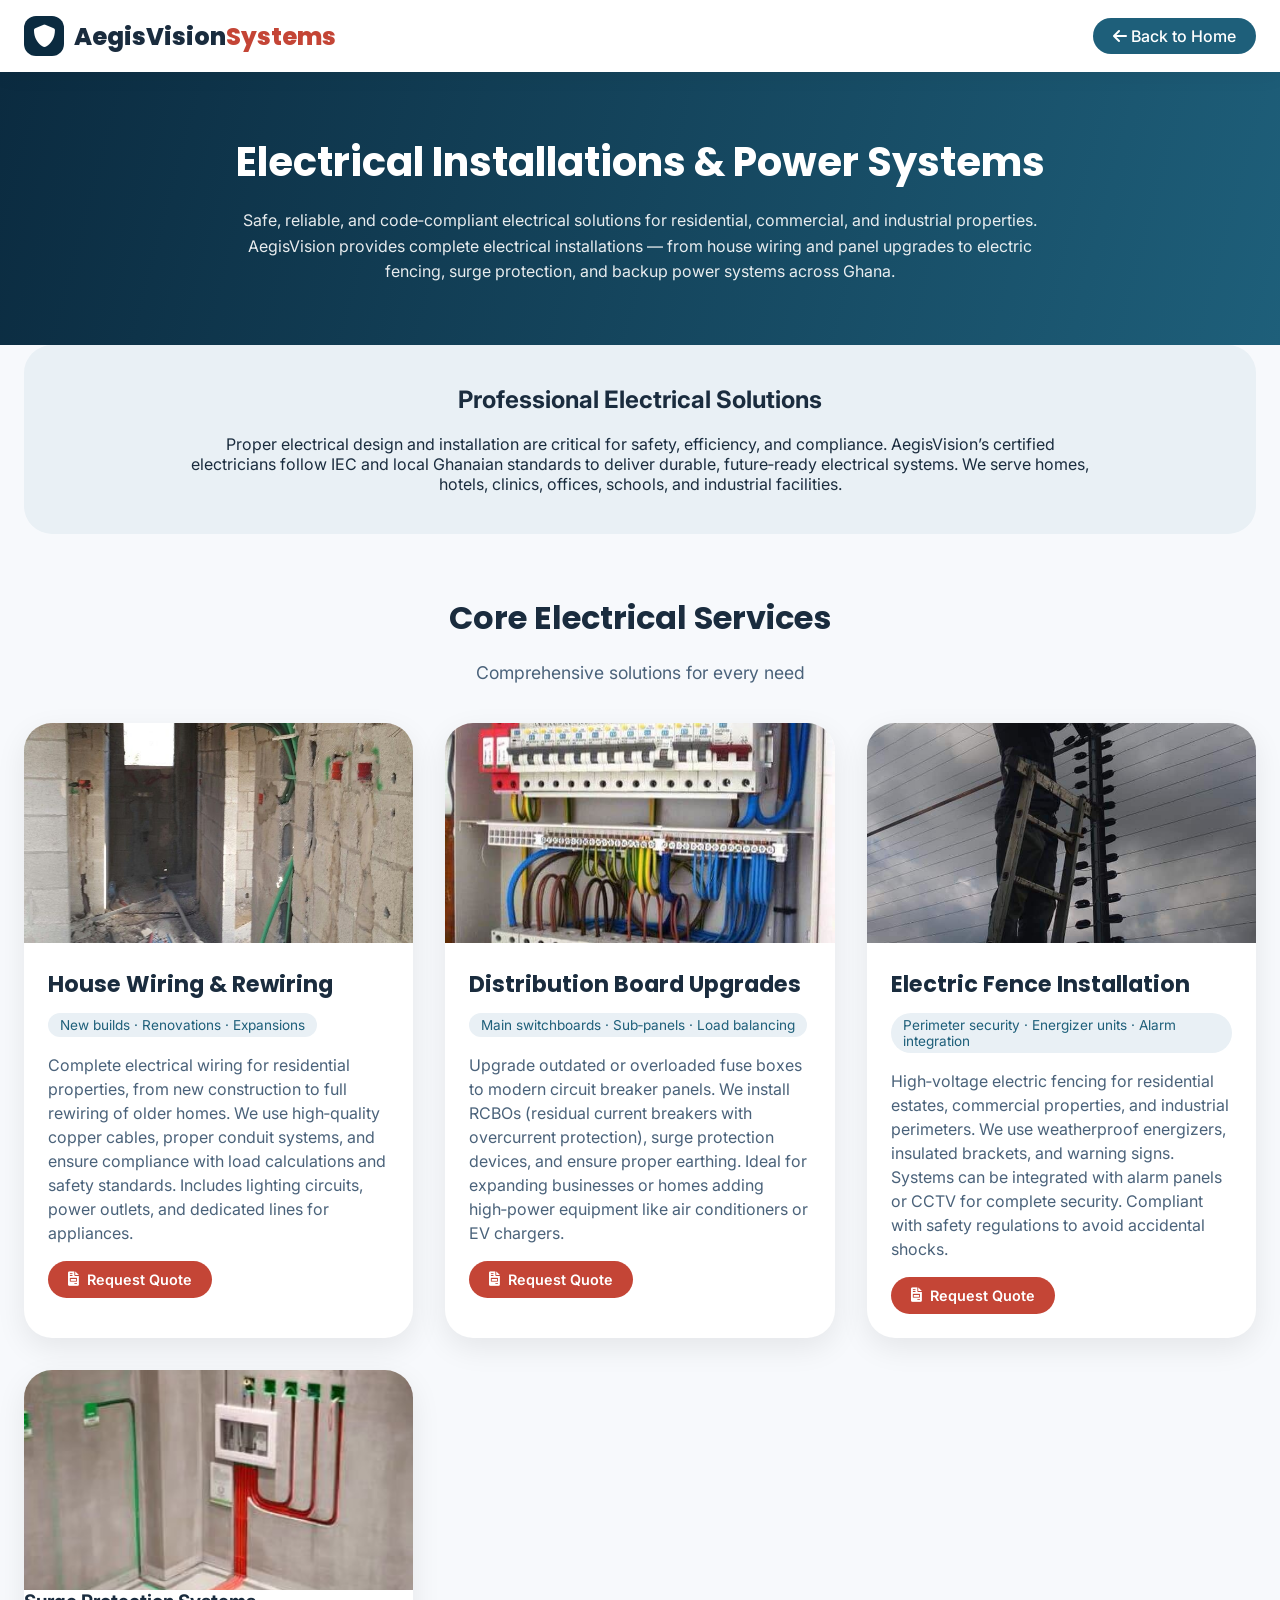
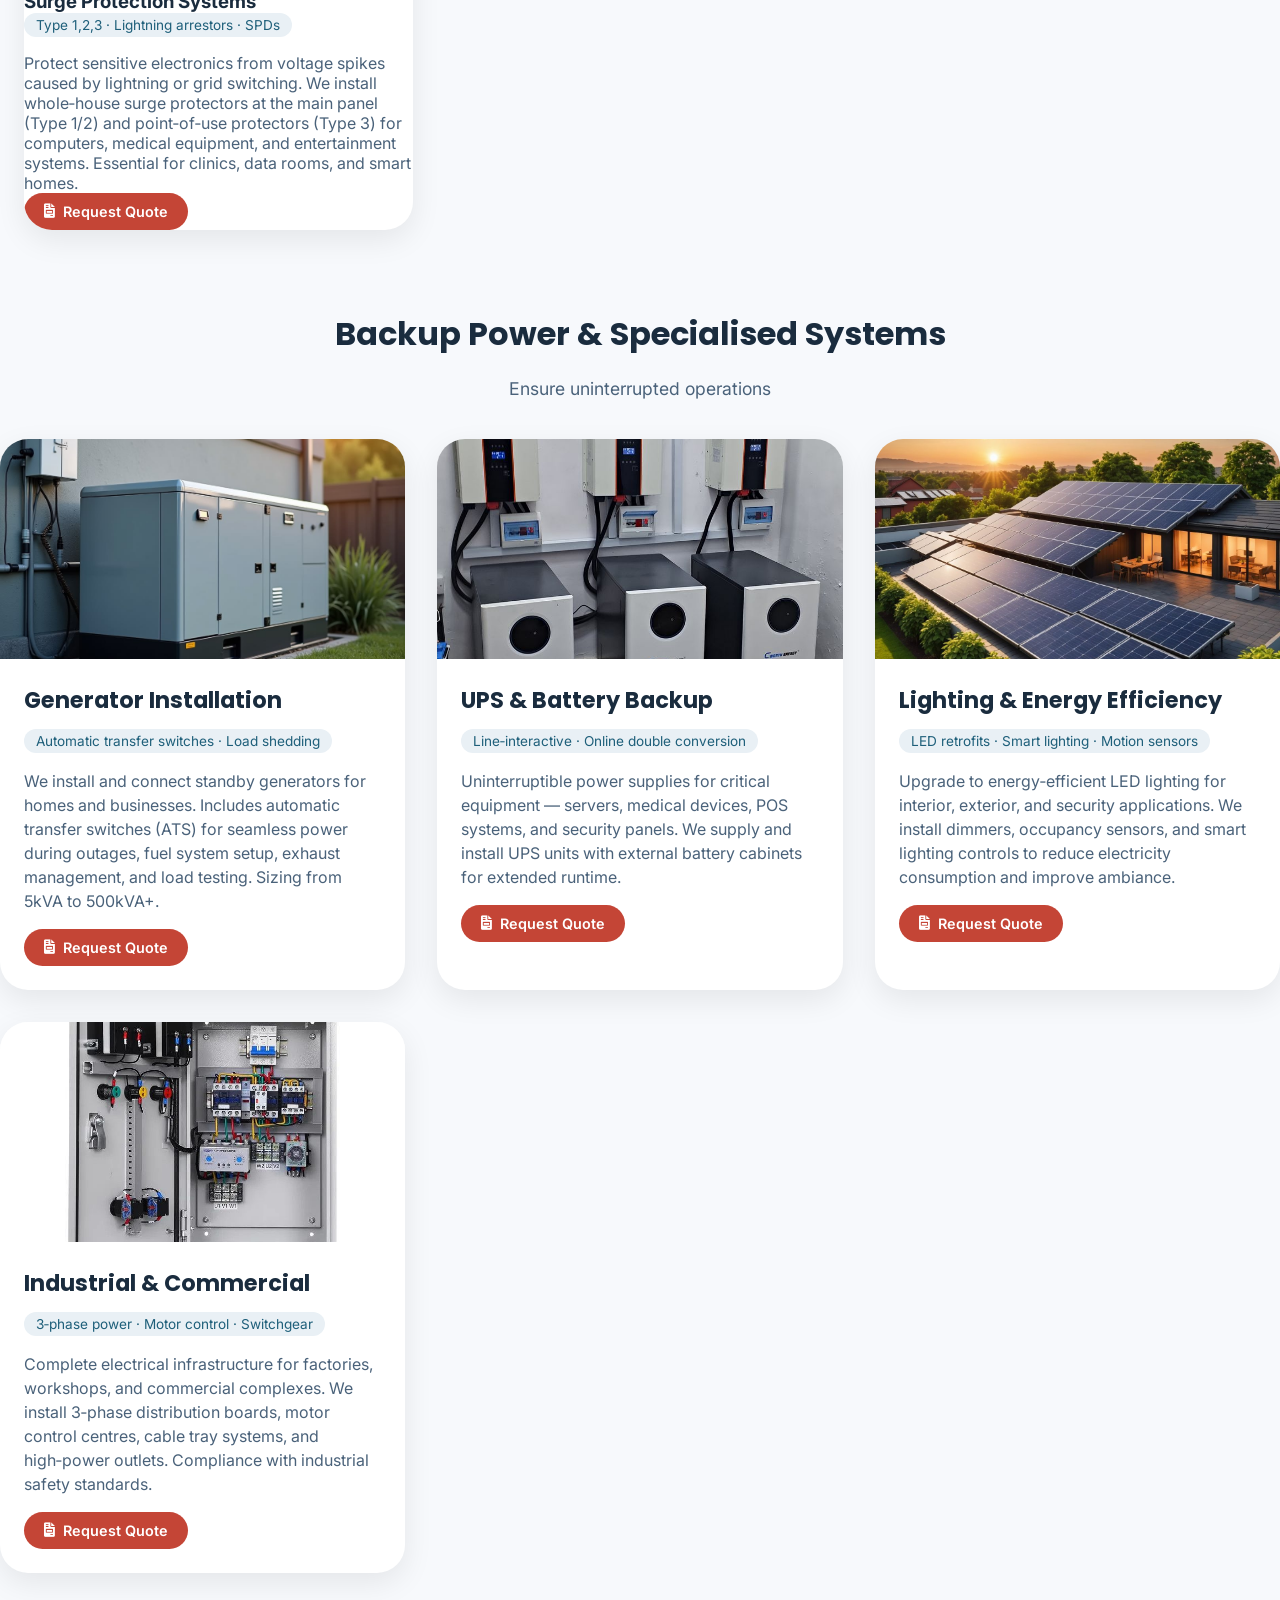
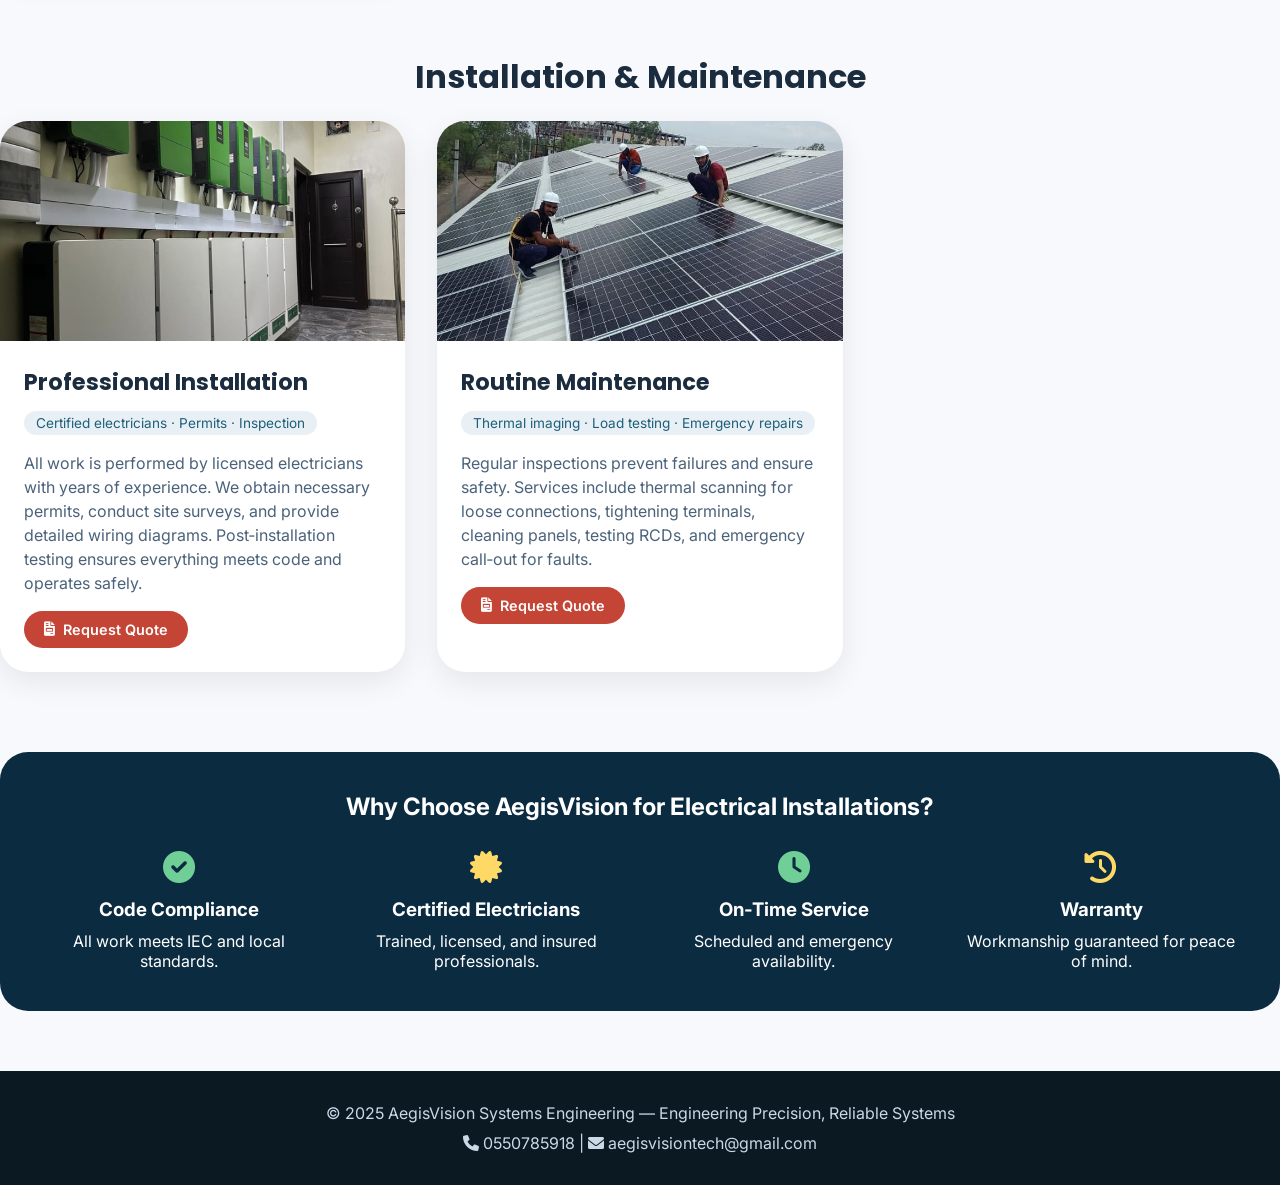
<file: electrical.html>
<!DOCTYPE html>
<html lang="en">
<head>
  <meta charset="UTF-8">
  <meta name="viewport" content="width=device-width, initial-scale=1.0">
  <title>AegisVision | Electrical & Power Systems Installations</title>
  <link href="https://fonts.googleapis.com/css2?family=Inter:opsz,wght@14..32,300;400;500;600;700;800&family=Poppins:wght@500;600;700;800&display=swap" rel="stylesheet">
  <link rel="stylesheet" href="https://cdnjs.cloudflare.com/ajax/libs/font-awesome/6.0.0-beta3/css/all.min.css">
  <style>
    * {
      margin: 0;
      padding: 0;
      box-sizing: border-box;
    }
    body {
      font-family: 'Inter', sans-serif;
      background: #F7F9FC;
      color: #1A2C3E;
    }
    .container {
      max-width: 1280px;
      margin: 0 auto;
      padding: 0 24px;
    }
    .header {
      background: white;
      box-shadow: 0 4px 20px rgba(0,0,0,0.05);
      position: sticky;
      top: 0;
      z-index: 100;
    }
    .navbar {
      display: flex;
      justify-content: space-between;
      align-items: center;
      padding: 1rem 0;
      flex-wrap: wrap;
    }
    .logo {
      display: flex;
      align-items: center;
      gap: 10px;
    }
    .logo-icon {
      background: #0B2B40;
      width: 40px;
      height: 40px;
      display: flex;
      align-items: center;
      justify-content: center;
      border-radius: 12px;
      color: white;
      font-size: 1.4rem;
    }
    .logo-text {
      font-size: 1.5rem;
      font-weight: 800;
      font-family: 'Poppins', sans-serif;
    }
    .logo-text span {
      color: #C44536;
    }
    .back-home {
      background: #1E5F7A;
      color: white;
      padding: 8px 20px;
      border-radius: 40px;
      text-decoration: none;
      font-weight: 500;
      transition: 0.2s;
    }
    .back-home:hover {
      background: #0B2B40;
    }
    .hero {
      background: linear-gradient(105deg, #0B2B40 0%, #1E5F7A 100%);
      color: white;
      padding: 60px 0;
      text-align: center;
    }
    .hero h1 {
      font-size: 2.5rem;
      font-family: 'Poppins', sans-serif;
      margin-bottom: 1rem;
    }
    .hero p {
      max-width: 800px;
      margin: 0 auto;
      opacity: 0.9;
      line-height: 1.6;
    }
    .section-title {
      text-align: center;
      font-size: 2rem;
      margin: 60px 0 20px;
      font-family: 'Poppins', sans-serif;
    }
    .section-subtitle {
      text-align: center;
      font-size: 1.1rem;
      color: #4A627A;
      margin-bottom: 40px;
      max-width: 800px;
      margin-left: auto;
      margin-right: auto;
    }
    .products-grid {
      display: grid;
      grid-template-columns: repeat(auto-fill, minmax(320px, 1fr));
      gap: 32px;
      margin-bottom: 80px;
    }
    .product-card {
      background: white;
      border-radius: 28px;
      overflow: hidden;
      box-shadow: 0 10px 30px rgba(0,0,0,0.08);
      transition: transform 0.3s ease, box-shadow 0.3s;
    }
    .product-card:hover {
      transform: translateY(-8px);
      box-shadow: 0 20px 35px rgba(0,0,0,0.12);
    }
    .media-placeholder {
      background: #EFF3F8;
      height: 220px;
      display: flex;
      align-items: center;
      justify-content: center;
      color: #6C86A3;
      font-size: 3rem;
      position: relative;
      overflow: hidden;
    }
    .media-placeholder img, .media-placeholder video {
      width: 100%;
      height: 100%;
      object-fit: cover;
    }
    .product-info {
      padding: 24px;
    }
    .product-info h3 {
      font-size: 1.4rem;
      margin-bottom: 12px;
      font-family: 'Poppins', sans-serif;
    }
    .product-info p {
      color: #4A627A;
      margin-bottom: 16px;
      line-height: 1.5;
    }
    .specs {
      font-size: 0.85rem;
      color: #1E5F7A;
      background: #E9F0F5;
      display: inline-block;
      padding: 4px 12px;
      border-radius: 20px;
      margin-bottom: 16px;
    }
    .btn-quote {
      display: inline-flex;
      align-items: center;
      gap: 8px;
      background: #C44536;
      color: white;
      padding: 10px 20px;
      border-radius: 40px;
      text-decoration: none;
      font-weight: 600;
      font-size: 0.9rem;
      transition: 0.2s;
    }
    .btn-quote:hover {
      background: #A13224;
    }
    .desc-link {
      text-decoration: none;
      color: #4A627A;
      transition: color 0.2s;
    }
    .desc-link:hover {
      color: #1E5F7A;
      text-decoration: underline;
    }
    .footer {
      background: #0A1922;
      color: #C9D9E6;
      text-align: center;
      padding: 32px 0;
      margin-top: 40px;
    }
    @media (max-width: 768px) {
      .hero h1 { font-size: 1.8rem; }
      .products-grid { grid-template-columns: 1fr; }
    }
  </style>
</head>
<body>
  <header class="header">
    <div class="container">
      <div class="navbar">
        <div class="logo">
          <div class="logo-icon"><i class="fas fa-shield-alt"></i></div>
          <div class="logo-text">AegisVision<span>Systems</span></div>
        </div>
        <a href="index.html" class="back-home"><i class="fas fa-arrow-left"></i> Back to Home</a>
      </div>
    </div>
  </header>

  <section class="hero">
    <div class="container">
      <h1>Electrical Installations & Power Systems</h1>
      <p>Safe, reliable, and code‑compliant electrical solutions for residential, commercial, and industrial properties. AegisVision provides complete electrical installations — from house wiring and panel upgrades to electric fencing, surge protection, and backup power systems across Ghana.</p>
    </div>
  </section>

  <div class="container">
    <!-- Understanding Electrical Installations -->
    <div style="background: #E9F0F5; border-radius: 28px; padding: 40px; margin-bottom: 60px;">
      <h2 style="text-align: center; margin-bottom: 20px;">Professional Electrical Solutions</h2>
      <p style="text-align: center; max-width: 900px; margin: 0 auto; color: #1A2C3E;">Proper electrical design and installation are critical for safety, efficiency, and compliance. AegisVision’s certified electricians follow IEC and local Ghanaian standards to deliver durable, future‑ready electrical systems. We serve homes, hotels, clinics, offices, schools, and industrial facilities.</p>
    </div>

    <h2 class="section-title">Core Electrical Services</h2>
    <p class="section-subtitle">Comprehensive solutions for every need</p>
    <div class="products-grid">
      <!-- House Wiring -->
      <div class="product-card">
        <div class="media-placeholder">
          <img src="house_wiring.jpg" ></span>
        </div>
        <div class="product-info">
          <h3>House Wiring & Rewiring</h3>
          <div class="specs">New builds · Renovations · Expansions</div>
          <p><a href="#" class="desc-link" target="_blank" rel="noopener noreferrer">Complete electrical wiring for residential properties, from new construction to full rewiring of older homes. We use high‑quality copper cables, proper conduit systems, and ensure compliance with load calculations and safety standards. Includes lighting circuits, power outlets, and dedicated lines for appliances.</a></p>
          <a href="#contact" class="btn-quote" onclick="alert('Contact us for pricing: 0550785918')"><i class="fas fa-file-invoice"></i> Request Quote</a>
        </div>
      </div>

      <!-- Panel Upgrades -->
      <div class="product-card">
        <div class="media-placeholder">
          <img src="db.jpg" ></span>
        </div>
        <div class="product-info">
          <h3>Distribution Board Upgrades</h3>
          <div class="specs">Main switchboards · Sub‑panels · Load balancing</div>
          <p><a href="#" class="desc-link" target="_blank" rel="noopener noreferrer">Upgrade outdated or overloaded fuse boxes to modern circuit breaker panels. We install RCBOs (residual current breakers with overcurrent protection), surge protection devices, and ensure proper earthing. Ideal for expanding businesses or homes adding high‑power equipment like air conditioners or EV chargers.</a></p>
          <a href="#contact" class="btn-quote" onclick="alert('Contact us for pricing: 0550785918')"><i class="fas fa-file-invoice"></i> Request Quote</a>
        </div>
      </div>

      <!-- Electric Fence -->
      <div class="product-card">
        <div class="media-placeholder">
          <img src="fence_installation.jpg" ></span>
        </div>
        <div class="product-info">
          <h3>Electric Fence Installation</h3>
          <div class="specs">Perimeter security · Energizer units · Alarm integration</div>
          <p><a href="#" class="desc-link" target="_blank" rel="noopener noreferrer">High‑voltage electric fencing for residential estates, commercial properties, and industrial perimeters. We use weatherproof energizers, insulated brackets, and warning signs. Systems can be integrated with alarm panels or CCTV for complete security. Compliant with safety regulations to avoid accidental shocks.</a></p>
          <a href="#contact" class="btn-quote" onclick="alert('Contact us for pricing: 0550785918')"><i class="fas fa-file-invoice"></i> Request Quote</a>
        </div>
      </div>

      <!-- Surge Protection -->
      <div class="product-card">
        <div class="media-placeholder">
          <img src="schematic.jpg" ></span>
        </div>
          <h3>Surge Protection Systems</h3>
          <div class="specs">Type 1,2,3 · Lightning arrestors · SPDs</div>
          <p><a href="#" class="desc-link" target="_blank" rel="noopener noreferrer">Protect sensitive electronics from voltage spikes caused by lightning or grid switching. We install whole‑house surge protectors at the main panel (Type 1/2) and point‑of‑use protectors (Type 3) for computers, medical equipment, and entertainment systems. Essential for clinics, data rooms, and smart homes.</a></p>
          <a href="#contact" class="btn-quote" onclick="alert('Contact us for pricing: 0550785918')"><i class="fas fa-file-invoice"></i> Request Quote</a>
        </div>
      </div>
    </div>

    <h2 class="section-title">Backup Power & Specialised Systems</h2>
    <p class="section-subtitle">Ensure uninterrupted operations</p>
    <div class="products-grid">
      <!-- Generator Installation -->
      <div class="product-card">
        <div class="media-placeholder">
          <img src="generator.jpg" ></span>
        </div>
        <div class="product-info">
          <h3>Generator Installation</h3>
          <div class="specs">Automatic transfer switches · Load shedding</div>
          <p><a href="#" class="desc-link" target="_blank" rel="noopener noreferrer">We install and connect standby generators for homes and businesses. Includes automatic transfer switches (ATS) for seamless power during outages, fuel system setup, exhaust management, and load testing. Sizing from 5kVA to 500kVA+.</a></p>
          <a href="#contact" class="btn-quote" onclick="alert('Contact us for pricing: 0550785918')"><i class="fas fa-file-invoice"></i> Request Quote</a>
        </div>
      </div>

      <!-- UPS Installation -->
      <div class="product-card">
        <div class="media-placeholder">
          <img src="backup_system.jpg" ></span>
        </div>
        <div class="product-info">
          <h3>UPS & Battery Backup</h3>
          <div class="specs">Line‑interactive · Online double conversion</div>
          <p><a href="#" class="desc-link" target="_blank" rel="noopener noreferrer">Uninterruptible power supplies for critical equipment — servers, medical devices, POS systems, and security panels. We supply and install UPS units with external battery cabinets for extended runtime.</a></p>
          <a href="#contact" class="btn-quote" onclick="alert('Contact us for pricing: 0550785918')"><i class="fas fa-file-invoice"></i> Request Quote</a>
        </div>
      </div>

      <!-- Lighting Installation -->
      <div class="product-card">
        <div class="media-placeholder">
          <img src="solarsys.jpg" ></span>
        </div>
        <div class="product-info">
          <h3>Lighting & Energy Efficiency</h3>
          <div class="specs">LED retrofits · Smart lighting · Motion sensors</div>
          <p><a href="#" class="desc-link" target="_blank" rel="noopener noreferrer">Upgrade to energy‑efficient LED lighting for interior, exterior, and security applications. We install dimmers, occupancy sensors, and smart lighting controls to reduce electricity consumption and improve ambiance.</a></p>
          <a href="#contact" class="btn-quote" onclick="alert('Contact us for pricing: 0550785918')"><i class="fas fa-file-invoice"></i> Request Quote</a>
        </div>
      </div>

      <!-- Industrial Electrical -->
      <div class="product-card">
        <div class="media-placeholder">
          <img src="industrial.jpg" ></span>
        </div>
        <div class="product-info">
          <h3>Industrial & Commercial</h3>
          <div class="specs">3‑phase power · Motor control · Switchgear</div>
          <p><a href="#" class="desc-link" target="_blank" rel="noopener noreferrer">Complete electrical infrastructure for factories, workshops, and commercial complexes. We install 3‑phase distribution boards, motor control centres, cable tray systems, and high‑power outlets. Compliance with industrial safety standards.</a></p>
          <a href="#contact" class="btn-quote" onclick="alert('Contact us for pricing: 0550785918')"><i class="fas fa-file-invoice"></i> Request Quote</a>
        </div>
      </div>
    </div>

    <h2 class="section-title">Installation & Maintenance</h2>
    <div class="products-grid">
      <div class="product-card">
        <div class="media-placeholder">
          <img src="solar_inverter3.jpg" ></span> 
        </div>
        <div class="product-info">
          <h3>Professional Installation</h3>
          <div class="specs">Certified electricians · Permits · Inspection</div>
          <p>All work is performed by licensed electricians with years of experience. We obtain necessary permits, conduct site surveys, and provide detailed wiring diagrams. Post‑installation testing ensures everything meets code and operates safely.</p>
          <a href="#contact" class="btn-quote" onclick="alert('Contact us for pricing: 0550785918')"><i class="fas fa-file-invoice"></i> Request Quote</a>
        </div>
      </div>
      <div class="product-card">
        <div class="media-placeholder">
          <img src="installation1.jpg" ></span>
        </div>
        <div class="product-info">
          <h3>Routine Maintenance</h3>
          <div class="specs">Thermal imaging · Load testing · Emergency repairs</div>
          <p>Regular inspections prevent failures and ensure safety. Services include thermal scanning for loose connections, tightening terminals, cleaning panels, testing RCDs, and emergency call‑out for faults.</p>
          <a href="#contact" class="btn-quote" onclick="alert('Contact us for pricing: 0550785918')"><i class="fas fa-file-invoice"></i> Request Quote</a>
        </div>
      </div>
    </div>

    <!-- Benefits of Professional Electrical Work -->
    <div style="background: #0B2B40; border-radius: 28px; padding: 40px; margin: 60px 0; color: white;">
      <h2 style="text-align: center; margin-bottom: 20px;">Why Choose AegisVision for Electrical Installations?</h2>
      <div style="display: grid; grid-template-columns: repeat(auto-fit, minmax(250px, 1fr)); gap: 30px; margin-top: 30px;">
        <div style="text-align: center;"><i class="fas fa-check-circle" style="font-size: 2rem; color: #6FCF97;"></i><h3 style="margin: 15px 0 10px;">Code Compliance</h3><p>All work meets IEC and local standards.</p></div>
        <div style="text-align: center;"><i class="fas fa-certificate" style="font-size: 2rem; color: #FFD966;"></i><h3 style="margin: 15px 0 10px;">Certified Electricians</h3><p>Trained, licensed, and insured professionals.</p></div>
        <div style="text-align: center;"><i class="fas fa-clock" style="font-size: 2rem; color: #6FCF97;"></i><h3 style="margin: 15px 0 10px;">On‑Time Service</h3><p>Scheduled and emergency availability.</p></div>
        <div style="text-align: center;"><i class="fas fa-history" style="font-size: 2rem; color: #FFD966;"></i><h3 style="margin: 15px 0 10px;">Warranty</h3><p>Workmanship guaranteed for peace of mind.</p></div>
      </div>
    </div>
  </div>

  <footer class="footer">
    <div class="container">
      <p>© 2025 AegisVision Systems Engineering — Engineering Precision, Reliable Systems</p>
      <p style="margin-top: 10px;"><i class="fas fa-phone"></i> 0550785918 | <i class="fas fa-envelope"></i> aegisvisiontech@gmail.com</p>
    </div>
  </footer>

  

</body>
</html>
</file>
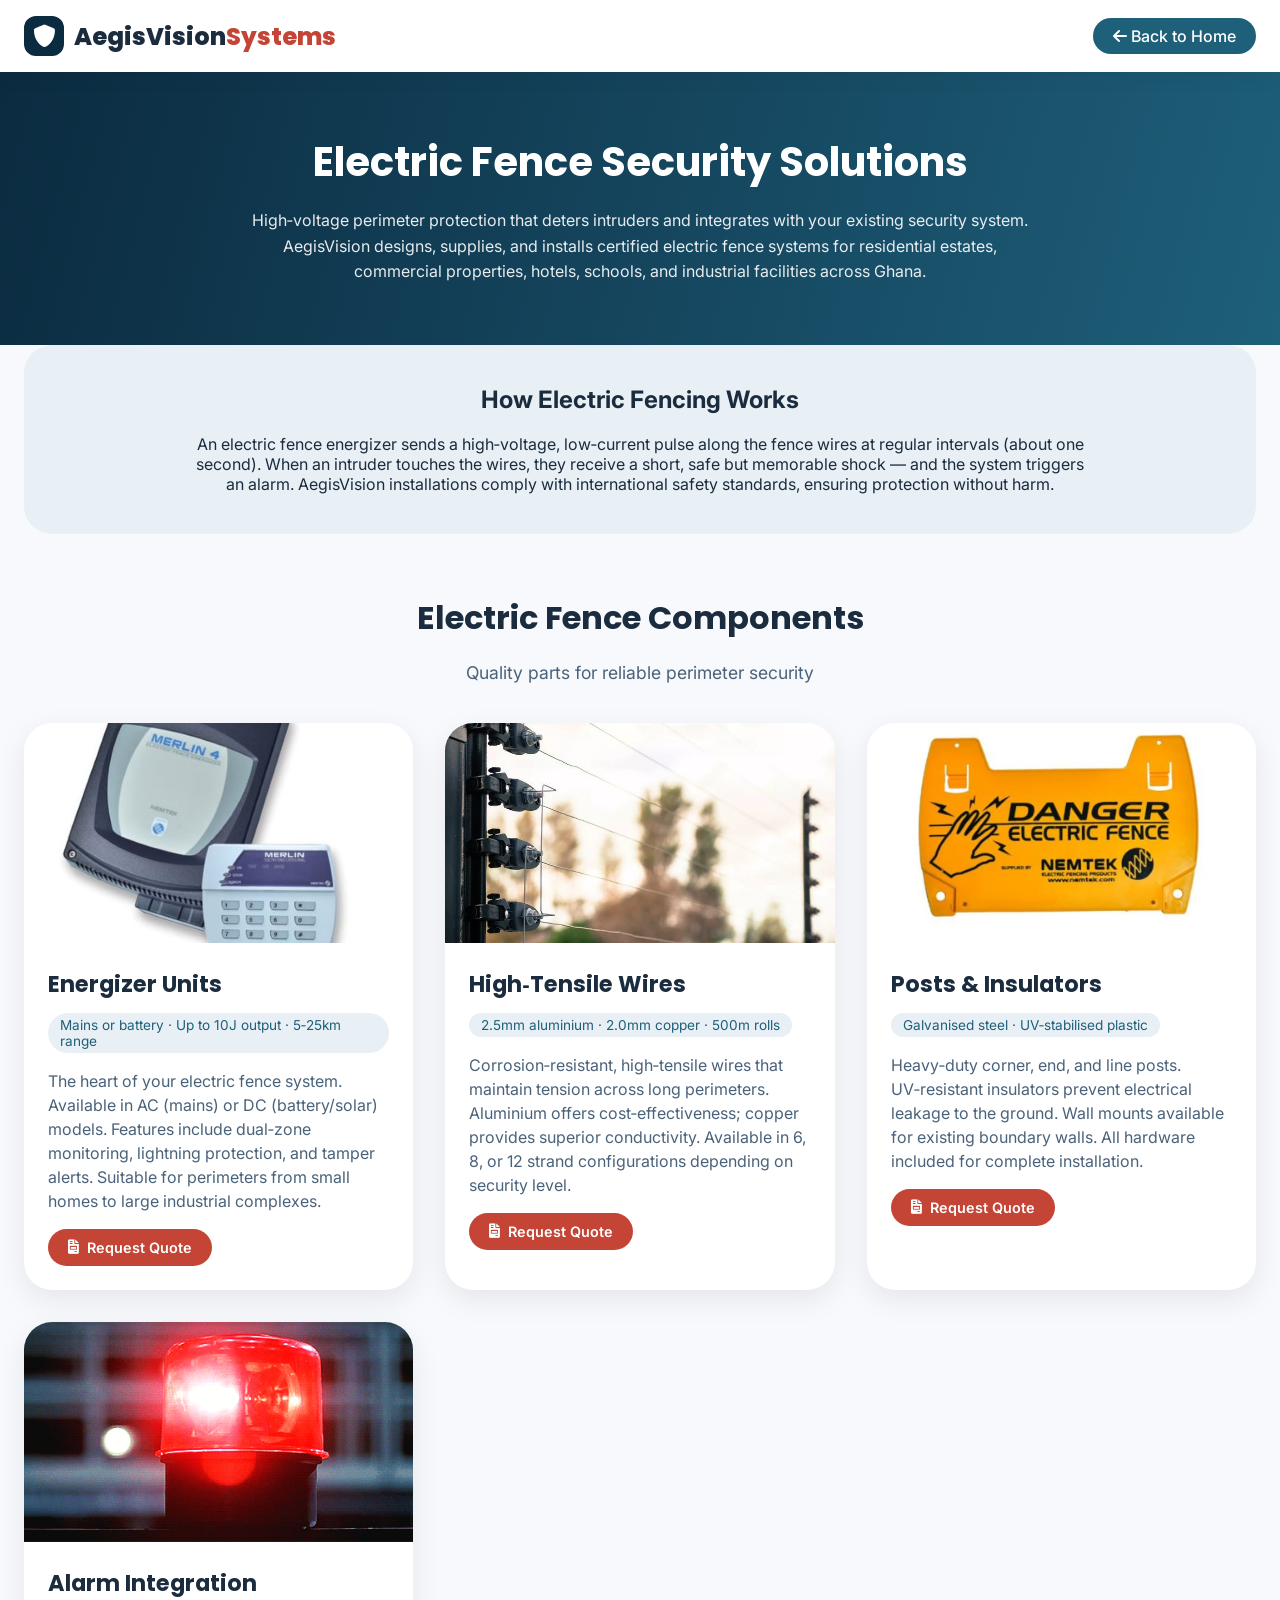
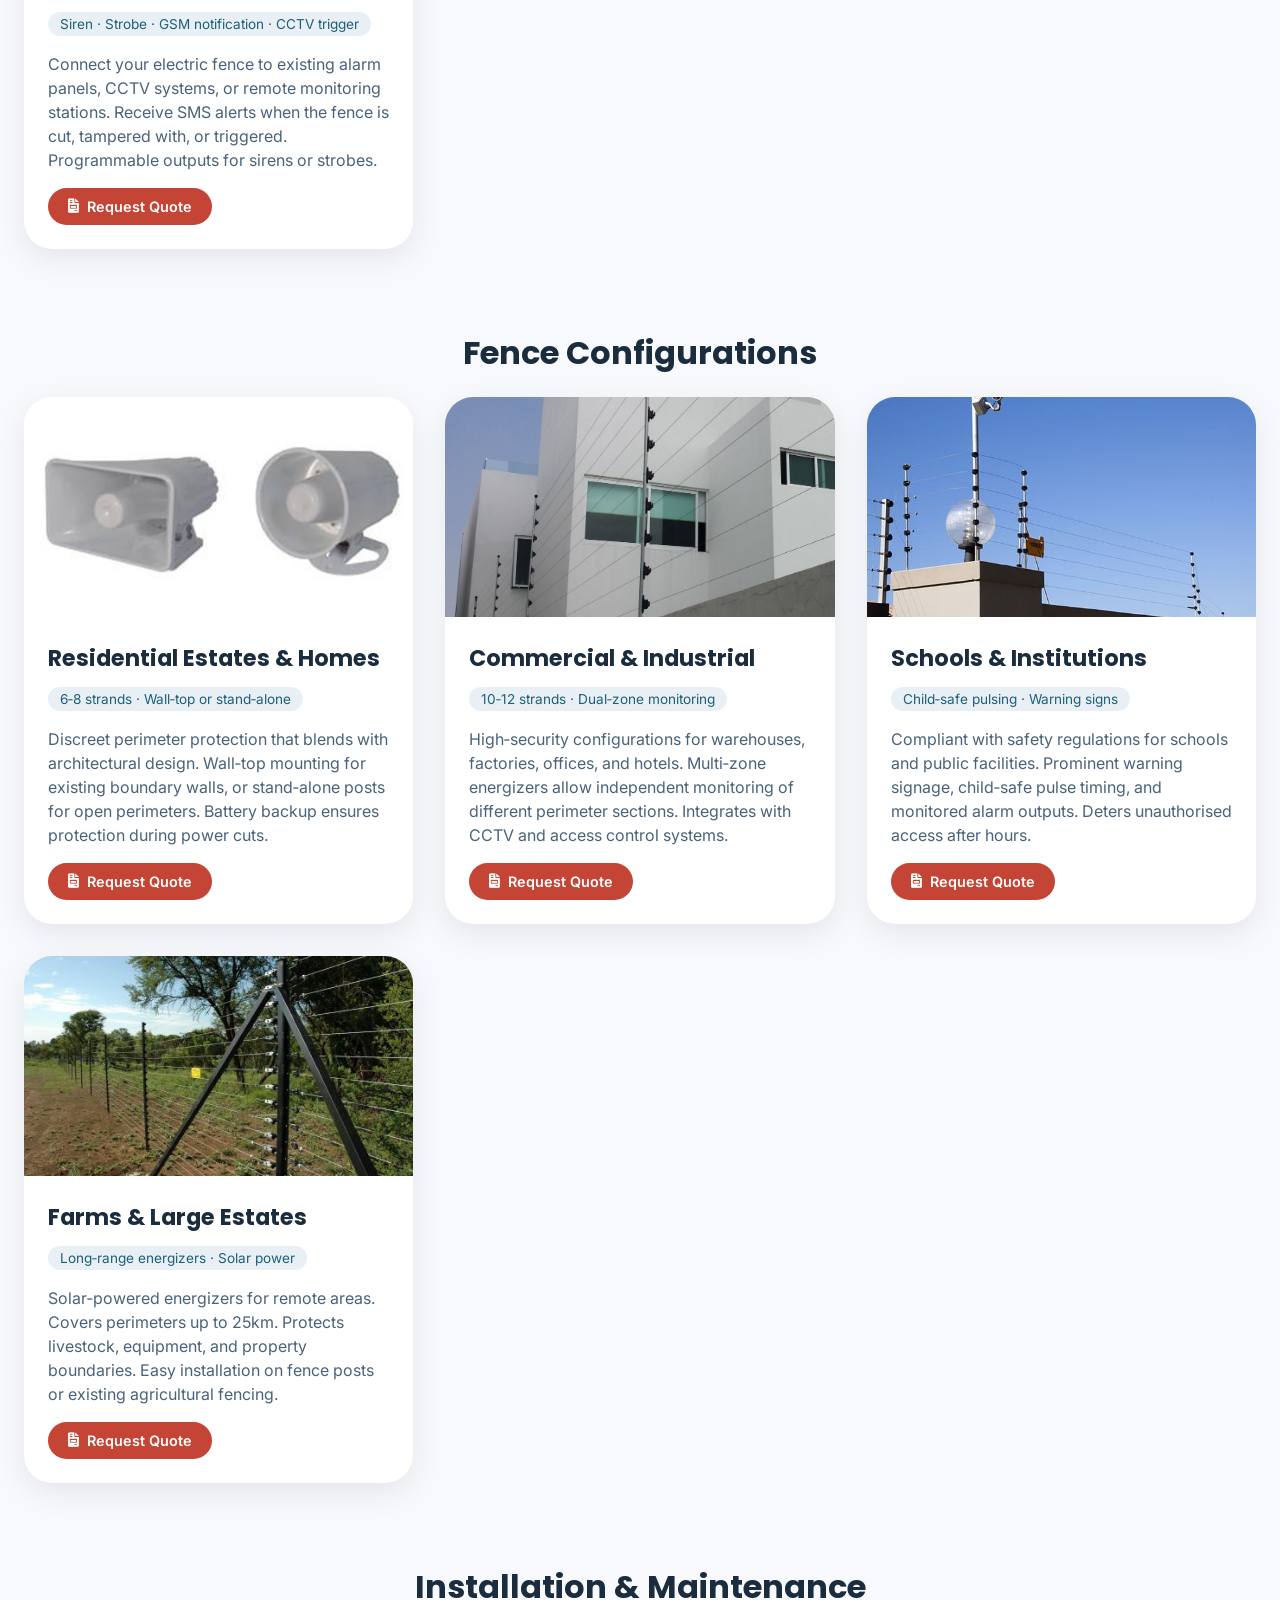
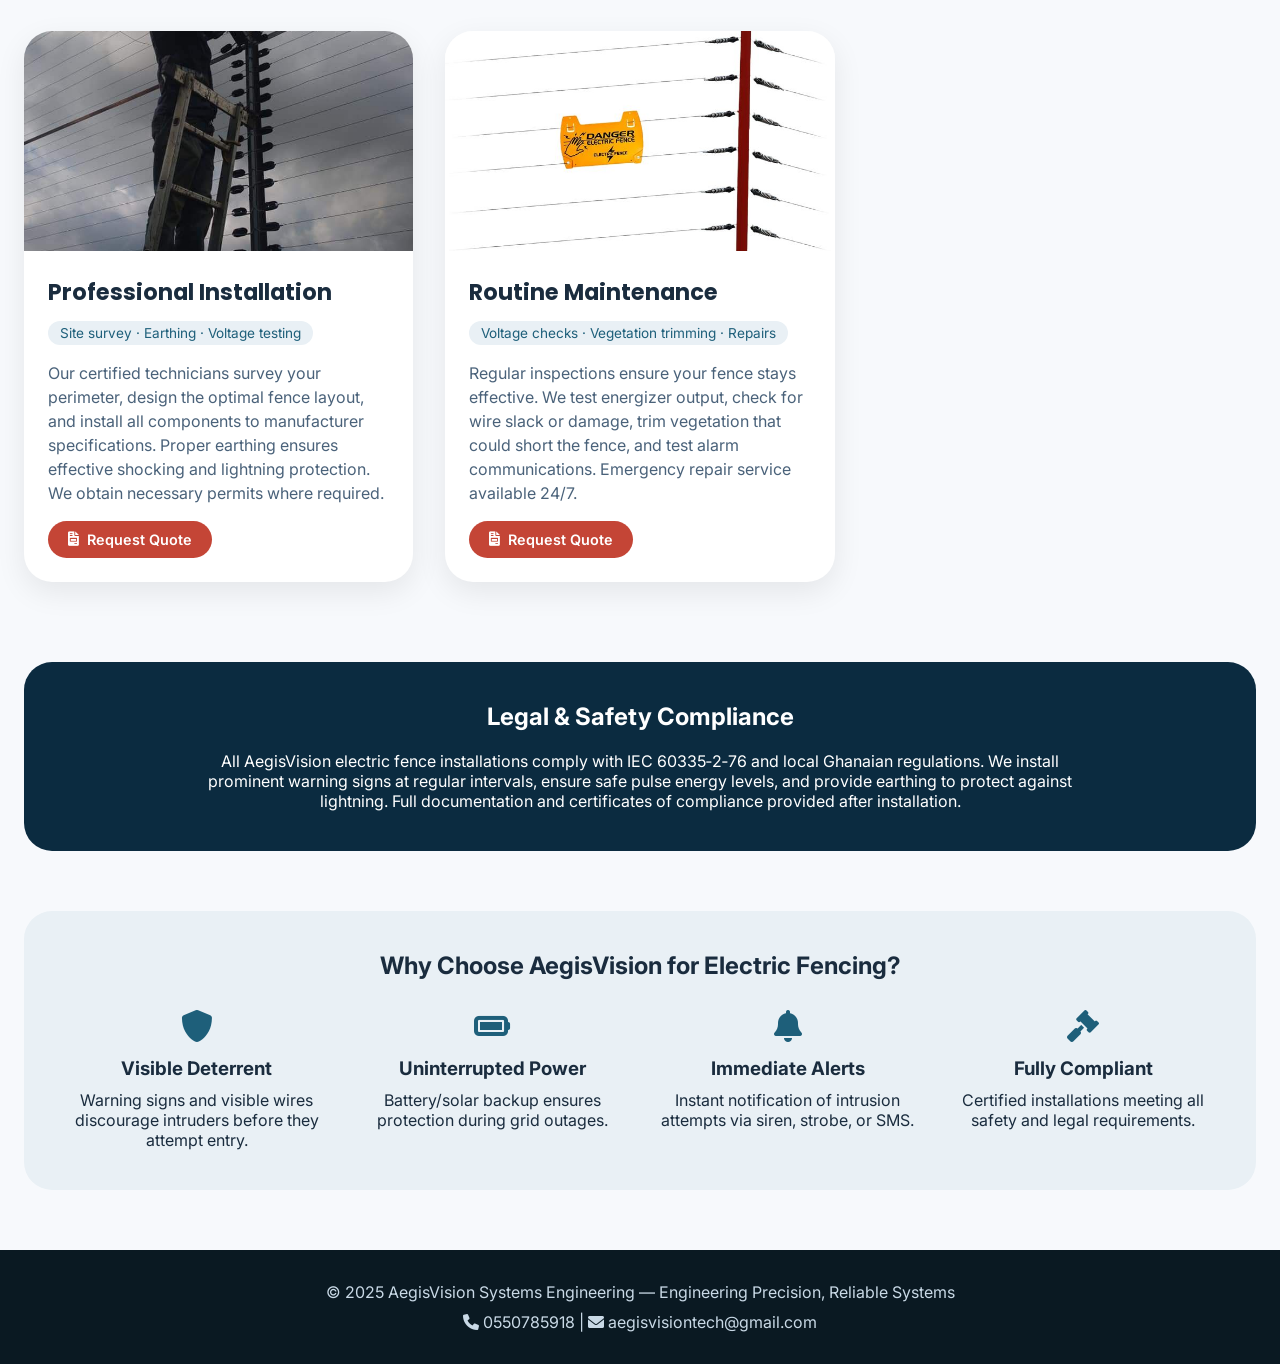
<file: electricfence.html>
<!DOCTYPE html>
<html lang="en">
<head>
  <meta charset="UTF-8">
  <meta name="viewport" content="width=device-width, initial-scale=1.0">
  <title>AegisVision | Electric Fence Security Solutions</title>
  <link href="https://fonts.googleapis.com/css2?family=Inter:opsz,wght@14..32,300;400;500;600;700;800&family=Poppins:wght@500;600;700;800&display=swap" rel="stylesheet">
  <link rel="stylesheet" href="https://cdnjs.cloudflare.com/ajax/libs/font-awesome/6.0.0-beta3/css/all.min.css">
  <style>
    * {
      margin: 0;
      padding: 0;
      box-sizing: border-box;
    }
    body {
      font-family: 'Inter', sans-serif;
      background: #F7F9FC;
      color: #1A2C3E;
    }
    .container {
      max-width: 1280px;
      margin: 0 auto;
      padding: 0 24px;
    }
    .header {
      background: white;
      box-shadow: 0 4px 20px rgba(0,0,0,0.05);
      position: sticky;
      top: 0;
      z-index: 100;
    }
    .navbar {
      display: flex;
      justify-content: space-between;
      align-items: center;
      padding: 1rem 0;
      flex-wrap: wrap;
    }
    .logo {
      display: flex;
      align-items: center;
      gap: 10px;
    }
    .logo-icon {
      background: #0B2B40;
      width: 40px;
      height: 40px;
      display: flex;
      align-items: center;
      justify-content: center;
      border-radius: 12px;
      color: white;
      font-size: 1.4rem;
    }
    .logo-text {
      font-size: 1.5rem;
      font-weight: 800;
      font-family: 'Poppins', sans-serif;
    }
    .logo-text span {
      color: #C44536;
    }
    .back-home {
      background: #1E5F7A;
      color: white;
      padding: 8px 20px;
      border-radius: 40px;
      text-decoration: none;
      font-weight: 500;
      transition: 0.2s;
    }
    .back-home:hover {
      background: #0B2B40;
    }
    .hero {
      background: linear-gradient(105deg, #0B2B40 0%, #1E5F7A 100%);
      color: white;
      padding: 60px 0;
      text-align: center;
    }
    .hero h1 {
      font-size: 2.5rem;
      font-family: 'Poppins', sans-serif;
      margin-bottom: 1rem;
    }
    .hero p {
      max-width: 800px;
      margin: 0 auto;
      opacity: 0.9;
      line-height: 1.6;
    }
    .section-title {
      text-align: center;
      font-size: 2rem;
      margin: 60px 0 20px;
      font-family: 'Poppins', sans-serif;
    }
    .section-subtitle {
      text-align: center;
      font-size: 1.1rem;
      color: #4A627A;
      margin-bottom: 40px;
      max-width: 800px;
      margin-left: auto;
      margin-right: auto;
    }
    .products-grid {
      display: grid;
      grid-template-columns: repeat(auto-fill, minmax(320px, 1fr));
      gap: 32px;
      margin-bottom: 80px;
    }
    .product-card {
      background: white;
      border-radius: 28px;
      overflow: hidden;
      box-shadow: 0 10px 30px rgba(0,0,0,0.08);
      transition: transform 0.3s ease, box-shadow 0.3s;
    }
    .product-card:hover {
      transform: translateY(-8px);
      box-shadow: 0 20px 35px rgba(0,0,0,0.12);
    }
    .media-placeholder {
      background: #EFF3F8;
      height: 220px;
      display: flex;
      align-items: center;
      justify-content: center;
      color: #6C86A3;
      font-size: 3rem;
      position: relative;
      overflow: hidden;
    }
    .media-placeholder img, .media-placeholder video {
      width: 100%;
      height: 100%;
      object-fit: cover;
    }
    .product-info {
      padding: 24px;
    }
    .product-info h3 {
      font-size: 1.4rem;
      margin-bottom: 12px;
      font-family: 'Poppins', sans-serif;
    }
    .product-info p {
      color: #4A627A;
      margin-bottom: 16px;
      line-height: 1.5;
    }
    .specs {
      font-size: 0.85rem;
      color: #1E5F7A;
      background: #E9F0F5;
      display: inline-block;
      padding: 4px 12px;
      border-radius: 20px;
      margin-bottom: 16px;
    }
    .btn-quote {
      display: inline-flex;
      align-items: center;
      gap: 8px;
      background: #C44536;
      color: white;
      padding: 10px 20px;
      border-radius: 40px;
      text-decoration: none;
      font-weight: 600;
      font-size: 0.9rem;
      transition: 0.2s;
    }
    .btn-quote:hover {
      background: #A13224;
    }
    .desc-link {
      text-decoration: none;
      color: #4A627A;
      transition: color 0.2s;
    }
    .desc-link:hover {
      color: #1E5F7A;
      text-decoration: underline;
    }
    .benefits-grid {
      display: grid;
      grid-template-columns: repeat(auto-fit, minmax(250px, 1fr));
      gap: 30px;
      margin-top: 30px;
    }
    .benefit-item {
      text-align: center;
    }
    .benefit-item i {
      font-size: 2rem;
    }
    .footer {
      background: #0A1922;
      color: #C9D9E6;
      text-align: center;
      padding: 32px 0;
      margin-top: 40px;
    }
    @media (max-width: 768px) {
      .hero h1 { font-size: 1.8rem; }
      .products-grid { grid-template-columns: 1fr; }
    }
  </style>
</head>
<body>
  <header class="header">
    <div class="container">
      <div class="navbar">
        <div class="logo">
          <div class="logo-icon"><i class="fas fa-shield-alt"></i></div>
          <div class="logo-text">AegisVision<span>Systems</span></div>
        </div>
        <a href="index.html" class="back-home"><i class="fas fa-arrow-left"></i> Back to Home</a>
      </div>
    </div>
  </header>

  <section class="hero">
    <div class="container">
      <h1>Electric Fence Security Solutions</h1>
      <p>High‑voltage perimeter protection that deters intruders and integrates with your existing security system. AegisVision designs, supplies, and installs certified electric fence systems for residential estates, commercial properties, hotels, schools, and industrial facilities across Ghana.</p>
    </div>
  </section>

  <div class="container">
    <!-- Understanding Electric Fencing -->
    <div style="background: #E9F0F5; border-radius: 28px; padding: 40px; margin-bottom: 60px;">
      <h2 style="text-align: center; margin-bottom: 20px;">How Electric Fencing Works</h2>
      <p style="text-align: center; max-width: 900px; margin: 0 auto; color: #1A2C3E;">An electric fence energizer sends a high‑voltage, low‑current pulse along the fence wires at regular intervals (about one second). When an intruder touches the wires, they receive a short, safe but memorable shock — and the system triggers an alarm. AegisVision installations comply with international safety standards, ensuring protection without harm.</p>
    </div>

    <h2 class="section-title">Electric Fence Components</h2>
    <p class="section-subtitle">Quality parts for reliable perimeter security</p>
    <div class="products-grid">
      <!-- Energizer Unit -->
      <div class="product-card">
        <div class="media-placeholder">
          <img src="energizer.png" ></span>
        </div>
        <div class="product-info">
          <h3>Energizer Units</h3>
          <div class="specs">Mains or battery · Up to 10J output · 5‑25km range</div>
          <p>The heart of your electric fence system. Available in AC (mains) or DC (battery/solar) models. Features include dual‑zone monitoring, lightning protection, and tamper alerts. Suitable for perimeters from small homes to large industrial complexes.</p>
          <a href="#contact" class="btn-quote" onclick="alert('Contact us for pricing: 0550785918')"><i class="fas fa-file-invoice"></i> Request Quote</a>
        </div>
      </div>

      <!-- Fence Wires & Conductors -->
      <div class="product-card">
        <div class="media-placeholder">
          <img src="fence_wire.jpg" ></span>
        </div>
        <div class="product-info">
          <h3>High‑Tensile Wires</h3>
          <div class="specs">2.5mm aluminium · 2.0mm copper · 500m rolls</div>
          <p>Corrosion‑resistant, high‑tensile wires that maintain tension across long perimeters. Aluminium offers cost‑effectiveness; copper provides superior conductivity. Available in 6, 8, or 12 strand configurations depending on security level.</p>
          <a href="#contact" class="btn-quote" onclick="alert('Contact us for pricing: 0550785918')"><i class="fas fa-file-invoice"></i> Request Quote</a>
        </div>
      </div>

      <!-- Posts & Insulators -->
      <div class="product-card">
        <div class="media-placeholder">
          <img src="posts.png" ></span>
        </div>
        <div class="product-info">
          <h3>Posts & Insulators</h3>
          <div class="specs">Galvanised steel · UV‑stabilised plastic</div>
          <p>Heavy‑duty corner, end, and line posts. UV‑resistant insulators prevent electrical leakage to the ground. Wall mounts available for existing boundary walls. All hardware included for complete installation.</p>
          <a href="#contact" class="btn-quote" onclick="alert('Contact us for pricing: 0550785918')"><i class="fas fa-file-invoice"></i> Request Quote</a>
        </div>
      </div>

      <!-- Alarm & Integration -->
      <div class="product-card">
        <div class="media-placeholder">
          <img src="siren.gif" ></span>
        </div>
        <div class="product-info">
          <h3>Alarm Integration</h3>
          <div class="specs">Siren · Strobe · GSM notification · CCTV trigger</div>
          <p>Connect your electric fence to existing alarm panels, CCTV systems, or remote monitoring stations. Receive SMS alerts when the fence is cut, tampered with, or triggered. Programmable outputs for sirens or strobes.</p>
          <a href="#contact" class="btn-quote" onclick="alert('Contact us for pricing: 0550785918')"><i class="fas fa-file-invoice"></i> Request Quote</a>
        </div>
      </div>
    </div>

    <h2 class="section-title">Fence Configurations</h2>
    <div class="products-grid">
      <!-- Residential -->
      <div class="product-card">
        <div class="media-placeholder">
          <img src="horns.png" ></span>
        </div>
        <div class="product-info">
          <h3>Residential Estates & Homes</h3>
          <div class="specs">6‑8 strands · Wall‑top or stand‑alone</div>
          <p>Discreet perimeter protection that blends with architectural design. Wall‑top mounting for existing boundary walls, or stand‑alone posts for open perimeters. Battery backup ensures protection during power cuts.</p>
          <a href="#contact" class="btn-quote" onclick="alert('Contact us for pricing: 0550785918')"><i class="fas fa-file-invoice"></i> Request Quote</a>
        </div>
      </div>

      <!-- Commercial -->
      <div class="product-card">
        <div class="media-placeholder">
          <img src="fence_wire2.jpg" ></span>
        </div>
        <div class="product-info">
          <h3>Commercial & Industrial</h3>
          <div class="specs">10‑12 strands · Dual‑zone monitoring</div>
          <p>High‑security configurations for warehouses, factories, offices, and hotels. Multi‑zone energizers allow independent monitoring of different perimeter sections. Integrates with CCTV and access control systems.</p>
          <a href="#contact" class="btn-quote" onclick="alert('Contact us for pricing: 0550785918')"><i class="fas fa-file-invoice"></i> Request Quote</a>
        </div>
      </div>

      <!-- Schools & Institutions -->
      <div class="product-card">
        <div class="media-placeholder">
         <img src="home_fence.jpg" ></span>  
        </div>
        <div class="product-info">
          <h3>Schools & Institutions</h3>
          <div class="specs">Child‑safe pulsing · Warning signs</div>
          <p>Compliant with safety regulations for schools and public facilities. Prominent warning signage, child‑safe pulse timing, and monitored alarm outputs. Deters unauthorised access after hours.</p>
          <a href="#contact" class="btn-quote" onclick="alert('Contact us for pricing: 0550785918')"><i class="fas fa-file-invoice"></i> Request Quote</a>
        </div>
      </div>

      <!-- Farms & Large Estates -->
      <div class="product-card">
        <div class="media-placeholder">
          <img src="farm_fence.jpg" ></span>
        </div>
        <div class="product-info">
          <h3>Farms & Large Estates</h3>
          <div class="specs">Long‑range energizers · Solar power</div>
          <p>Solar‑powered energizers for remote areas. Covers perimeters up to 25km. Protects livestock, equipment, and property boundaries. Easy installation on fence posts or existing agricultural fencing.</p>
          <a href="#contact" class="btn-quote" onclick="alert('Contact us for pricing: 0550785918')"><i class="fas fa-file-invoice"></i> Request Quote</a>
        </div>
      </div>
    </div>

    <h2 class="section-title">Installation & Maintenance</h2>
    <div class="products-grid">
      <div class="product-card">
        <div class="media-placeholder">
          <img src="fence_installation.jpg" ></span>
        </div>
        <div class="product-info">
          <h3>Professional Installation</h3>
          <div class="specs">Site survey · Earthing · Voltage testing</div>
          <p>Our certified technicians survey your perimeter, design the optimal fence layout, and install all components to manufacturer specifications. Proper earthing ensures effective shocking and lightning protection. We obtain necessary permits where required.</p>
          <a href="#contact" class="btn-quote" onclick="alert('Contact us for pricing: 0550785918')"><i class="fas fa-file-invoice"></i> Request Quote</a>
        </div>
      </div>
      <div class="product-card">
        <div class="media-placeholder">
          <img src="fence_maintenance.jpg" ></span>
        </div>
        <div class="product-info">
          <h3>Routine Maintenance</h3>
          <div class="specs">Voltage checks · Vegetation trimming · Repairs</div>
          <p>Regular inspections ensure your fence stays effective. We test energizer output, check for wire slack or damage, trim vegetation that could short the fence, and test alarm communications. Emergency repair service available 24/7.</p>
          <a href="#contact" class="btn-quote" onclick="alert('Contact us for pricing: 0550785918')"><i class="fas fa-file-invoice"></i> Request Quote</a>
        </div>
      </div>
    </div>

    <!-- Legal & Safety Compliance -->
    <div style="background: #0B2B40; border-radius: 28px; padding: 40px; margin: 60px 0; color: white;">
      <h2 style="text-align: center; margin-bottom: 20px;">Legal & Safety Compliance</h2>
      <p style="text-align: center; max-width: 900px; margin: 0 auto;">All AegisVision electric fence installations comply with IEC 60335‑2‑76 and local Ghanaian regulations. We install prominent warning signs at regular intervals, ensure safe pulse energy levels, and provide earthing to protect against lightning. Full documentation and certificates of compliance provided after installation.</p>
    </div>

    <!-- Benefits -->
    <div style="background: #E9F0F5; border-radius: 28px; padding: 40px; margin: 60px 0;">
      <h2 style="text-align: center; margin-bottom: 20px;">Why Choose AegisVision for Electric Fencing?</h2>
      <div class="benefits-grid">
        <div class="benefit-item"><i class="fas fa-shield-alt" style="font-size: 2rem; color: #1E5F7A;"></i><h3 style="margin: 15px 0 10px;">Visible Deterrent</h3><p>Warning signs and visible wires discourage intruders before they attempt entry.</p></div>
        <div class="benefit-item"><i class="fas fa-battery-full" style="font-size: 2rem; color: #1E5F7A;"></i><h3 style="margin: 15px 0 10px;">Uninterrupted Power</h3><p>Battery/solar backup ensures protection during grid outages.</p></div>
        <div class="benefit-item"><i class="fas fa-bell" style="font-size: 2rem; color: #1E5F7A;"></i><h3 style="margin: 15px 0 10px;">Immediate Alerts</h3><p>Instant notification of intrusion attempts via siren, strobe, or SMS.</p></div>
        <div class="benefit-item"><i class="fas fa-gavel" style="font-size: 2rem; color: #1E5F7A;"></i><h3 style="margin: 15px 0 10px;">Fully Compliant</h3><p>Certified installations meeting all safety and legal requirements.</p></div>
      </div>
    </div>
  </div>

  <footer class="footer">
    <div class="container">
      <p>© 2025 AegisVision Systems Engineering — Engineering Precision, Reliable Systems</p>
      <p style="margin-top: 10px;"><i class="fas fa-phone"></i> 0550785918 | <i class="fas fa-envelope"></i> aegisvisiontech@gmail.com</p>
    </div>
  </footer>

  <script>
    console.log("Electric fence page ready — replace placeholder images with your project photos.");
  </script>
</body>
</html>
</file>
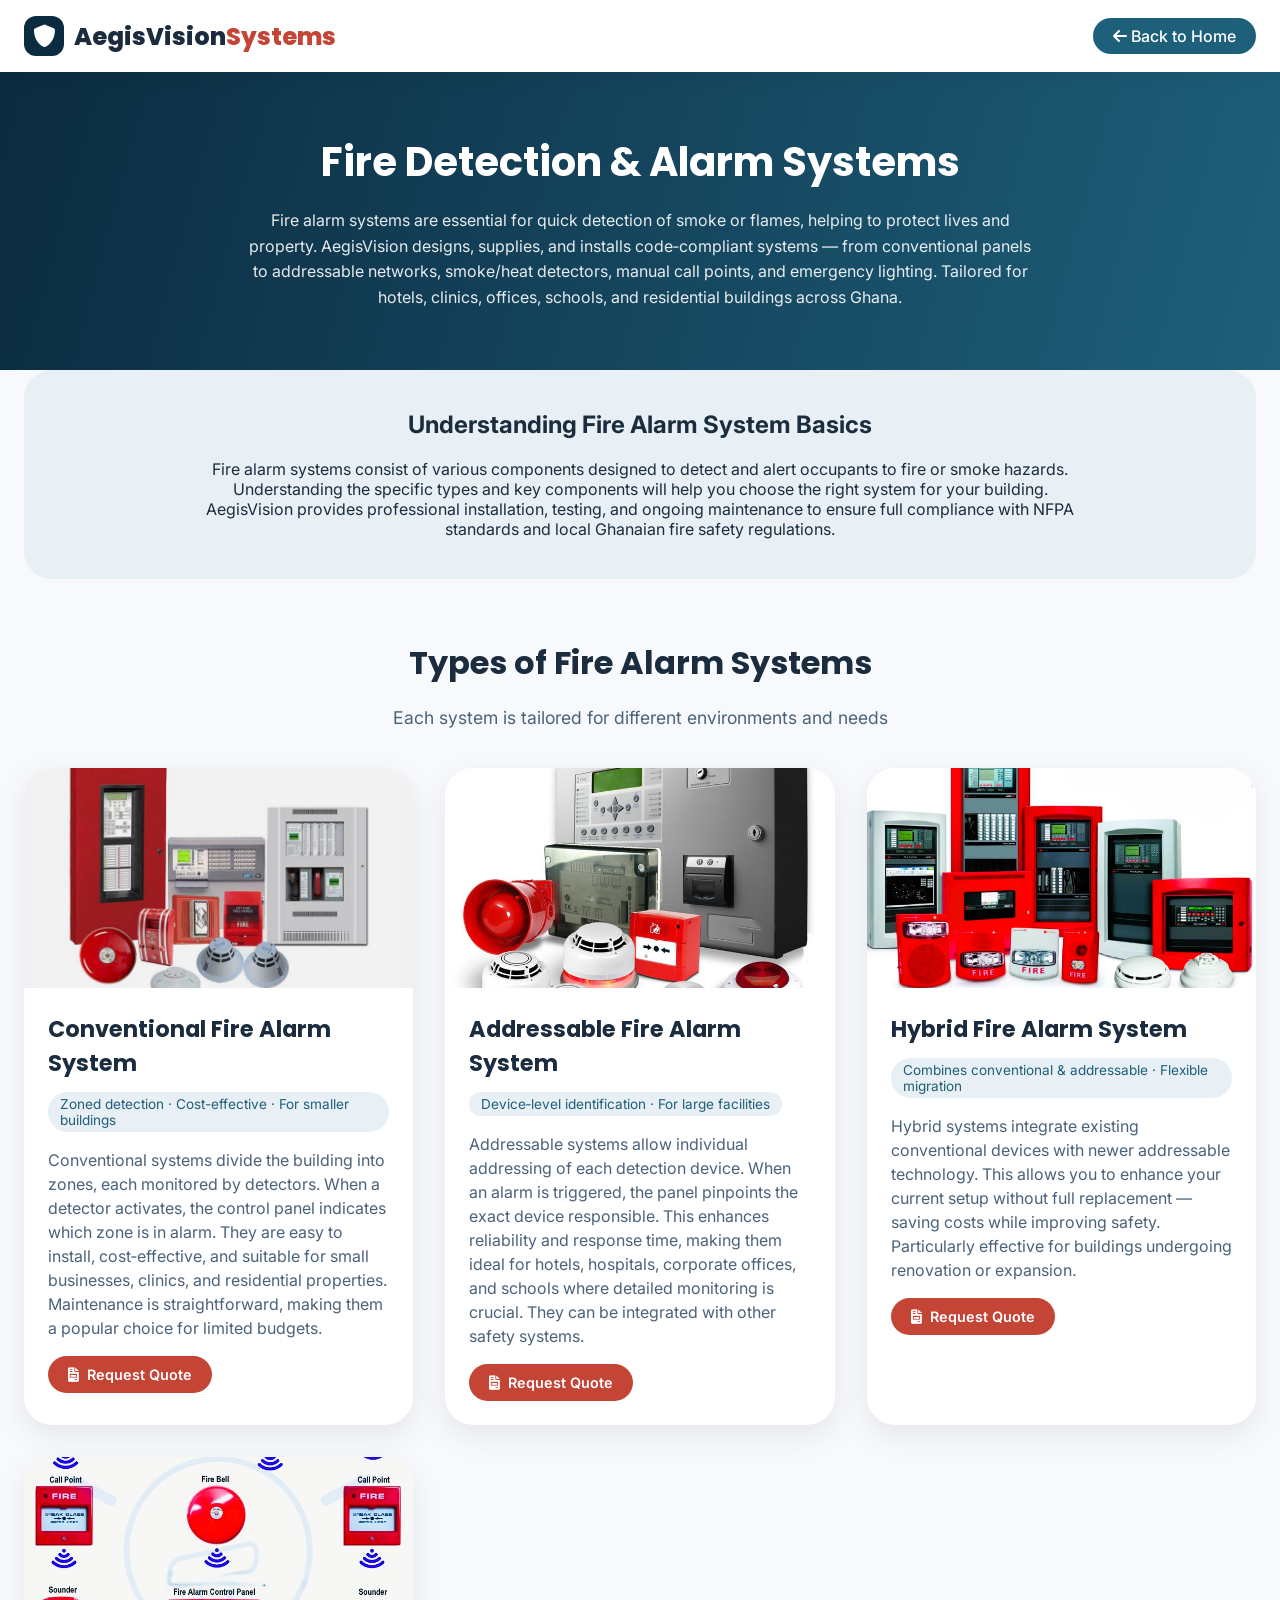
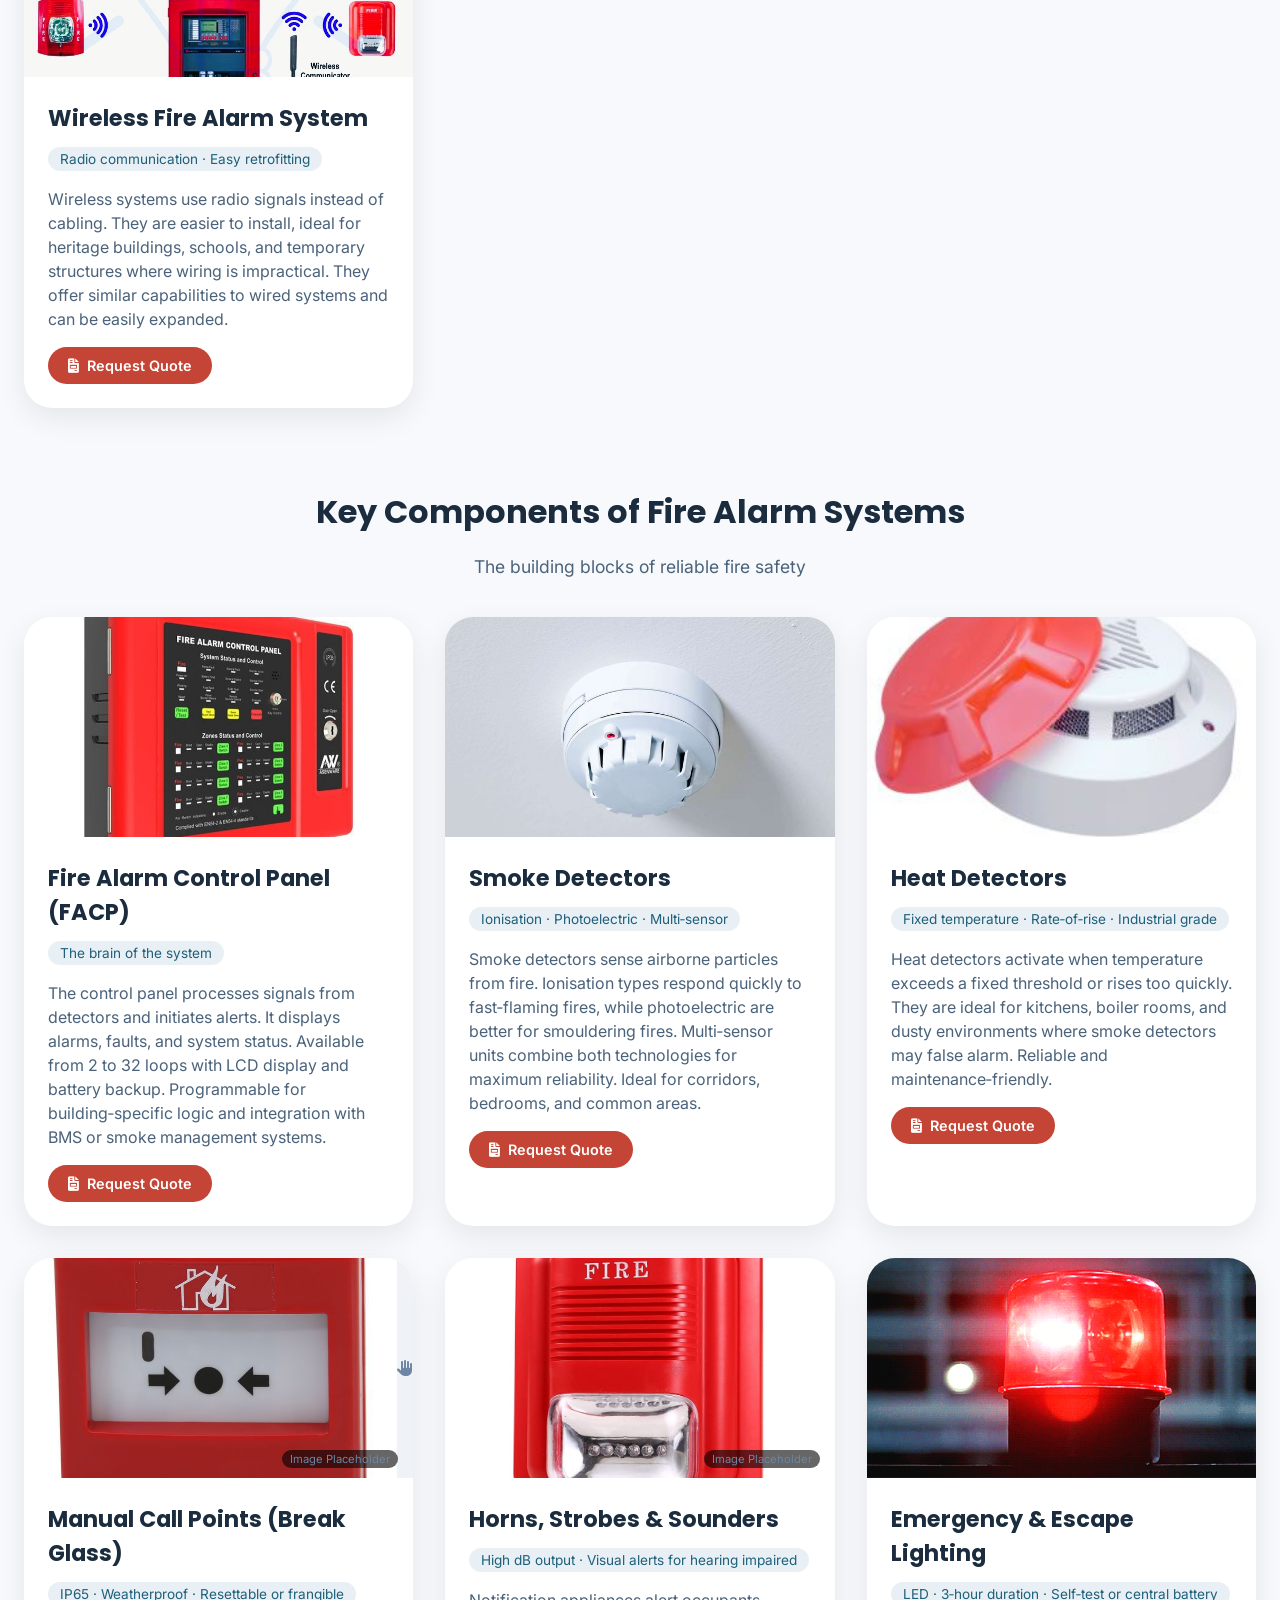
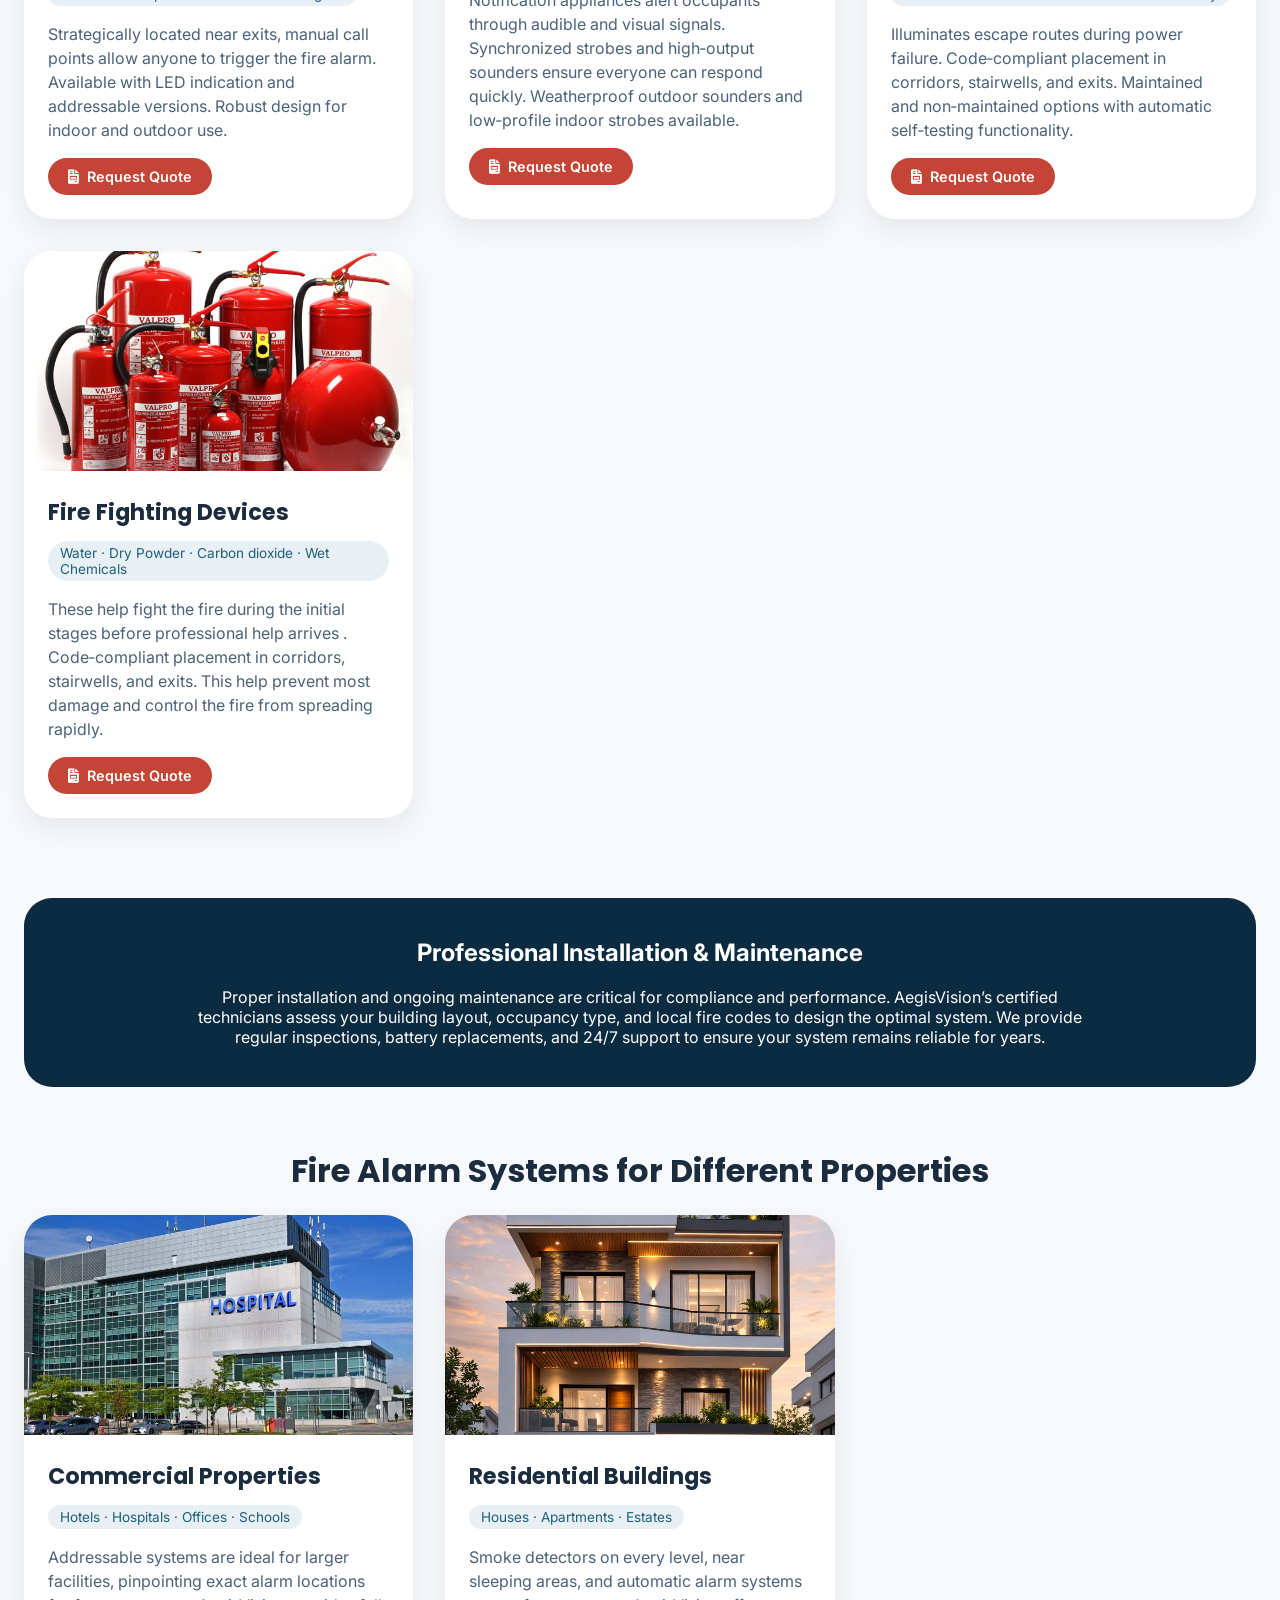
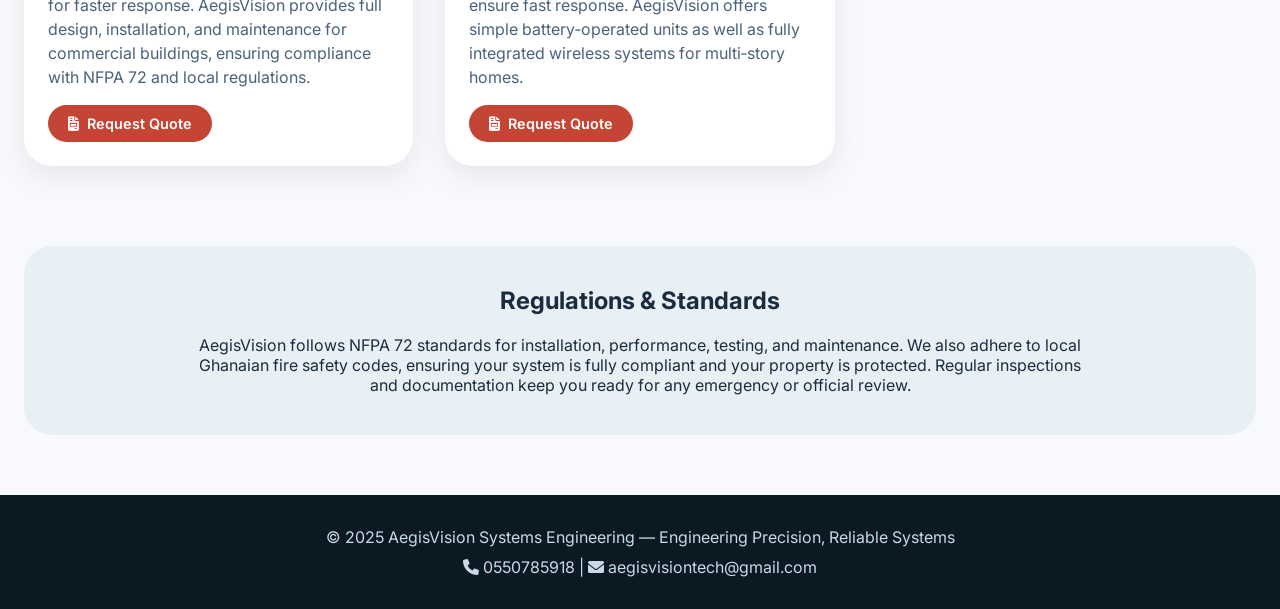
<file: fire.html>
<!DOCTYPE html>
<html lang="en">
<head>
  <meta charset="UTF-8">
  <meta name="viewport" content="width=device-width, initial-scale=1.0">
  <title>AegisVision | Fire Detection & Alarm Systems</title>
  <link href="https://fonts.googleapis.com/css2?family=Inter:opsz,wght@14..32,300;400;500;600;700;800&family=Poppins:wght@500;600;700;800&display=swap" rel="stylesheet">
  <link rel="stylesheet" href="https://cdnjs.cloudflare.com/ajax/libs/font-awesome/6.0.0-beta3/css/all.min.css">
  <style>
    * {
      margin: 0;
      padding: 0;
      box-sizing: border-box;
    }
    body {
      font-family: 'Inter', sans-serif;
      background: #F7F9FC;
      color: #1A2C3E;
    }
    .container {
      max-width: 1280px;
      margin: 0 auto;
      padding: 0 24px;
    }
    .header {
      background: white;
      box-shadow: 0 4px 20px rgba(0,0,0,0.05);
      position: sticky;
      top: 0;
      z-index: 100;
    }
    .navbar {
      display: flex;
      justify-content: space-between;
      align-items: center;
      padding: 1rem 0;
      flex-wrap: wrap;
    }
    .logo {
      display: flex;
      align-items: center;
      gap: 10px;
    }
    .logo-icon {
      background: #0B2B40;
      width: 40px;
      height: 40px;
      display: flex;
      align-items: center;
      justify-content: center;
      border-radius: 12px;
      color: white;
      font-size: 1.4rem;
    }
    .logo-text {
      font-size: 1.5rem;
      font-weight: 800;
      font-family: 'Poppins', sans-serif;
    }
    .logo-text span {
      color: #C44536;
    }
    .back-home {
      background: #1E5F7A;
      color: white;
      padding: 8px 20px;
      border-radius: 40px;
      text-decoration: none;
      font-weight: 500;
      transition: 0.2s;
    }
    .back-home:hover {
      background: #0B2B40;
    }
    .hero {
      background: linear-gradient(105deg, #0B2B40 0%, #1E5F7A 100%);
      color: white;
      padding: 60px 0;
      text-align: center;
    }
    .hero h1 {
      font-size: 2.5rem;
      font-family: 'Poppins', sans-serif;
      margin-bottom: 1rem;
    }
    .hero p {
      max-width: 800px;
      margin: 0 auto;
      opacity: 0.9;
      line-height: 1.6;
    }
    .section-title {
      text-align: center;
      font-size: 2rem;
      margin: 60px 0 20px;
      font-family: 'Poppins', sans-serif;
    }
    .section-subtitle {
      text-align: center;
      font-size: 1.1rem;
      color: #4A627A;
      margin-bottom: 40px;
      max-width: 800px;
      margin-left: auto;
      margin-right: auto;
    }
    .products-grid {
      display: grid;
      grid-template-columns: repeat(auto-fill, minmax(320px, 1fr));
      gap: 32px;
      margin-bottom: 80px;
    }
    .product-card {
      background: white;
      border-radius: 28px;
      overflow: hidden;
      box-shadow: 0 10px 30px rgba(0,0,0,0.08);
      transition: transform 0.3s ease, box-shadow 0.3s;
    }
    .product-card:hover {
      transform: translateY(-8px);
      box-shadow: 0 20px 35px rgba(0,0,0,0.12);
    }
    .media-placeholder {
      background: #EFF3F8;
      height: 220px;
      display: flex;
      align-items: center;
      justify-content: center;
      color: #6C86A3;
      font-size: 3rem;
      position: relative;
      overflow: hidden;
    }
    .media-placeholder img, .media-placeholder video {
      width: 100%;
      height: 100%;
      object-fit: cover;
    }
    .product-info {
      padding: 24px;
    }
    .product-info h3 {
      font-size: 1.4rem;
      margin-bottom: 12px;
      font-family: 'Poppins', sans-serif;
    }
    .product-info p {
      color: #4A627A;
      margin-bottom: 16px;
      line-height: 1.5;
    }
    .specs {
      font-size: 0.85rem;
      color: #1E5F7A;
      background: #E9F0F5;
      display: inline-block;
      padding: 4px 12px;
      border-radius: 20px;
      margin-bottom: 16px;
    }
    .btn-quote {
      display: inline-flex;
      align-items: center;
      gap: 8px;
      background: #C44536;
      color: white;
      padding: 10px 20px;
      border-radius: 40px;
      text-decoration: none;
      font-weight: 600;
      font-size: 0.9rem;
      transition: 0.2s;
    }
    .btn-quote:hover {
      background: #A13224;
    }
    .desc-link {
      text-decoration: none;
      color: #4A627A;
      transition: color 0.2s;
    }
    .desc-link:hover {
      color: #1E5F7A;
      text-decoration: underline;
    }
    .footer {
      background: #0A1922;
      color: #C9D9E6;
      text-align: center;
      padding: 32px 0;
      margin-top: 40px;
    }
    @media (max-width: 768px) {
      .hero h1 { font-size: 1.8rem; }
      .products-grid { grid-template-columns: 1fr; }
    }
  </style>
</head>
<body>
  <header class="header">
    <div class="container">
      <div class="navbar">
        <div class="logo">
          <div class="logo-icon"><i class="fas fa-shield-alt"></i></div>
          <div class="logo-text">AegisVision<span>Systems</span></div>
        </div>
        <a href="index.html" class="back-home"><i class="fas fa-arrow-left"></i> Back to Home</a>
      </div>
    </div>
  </header>

  <section class="hero">
    <div class="container">
      <h1>Fire Detection & Alarm Systems</h1>
      <p>Fire alarm systems are essential for quick detection of smoke or flames, helping to protect lives and property. AegisVision designs, supplies, and installs code‑compliant systems — from conventional panels to addressable networks, smoke/heat detectors, manual call points, and emergency lighting. Tailored for hotels, clinics, offices, schools, and residential buildings across Ghana.</p>
    </div>
  </section>

  <div class="container">
    <!-- Understanding Fire Alarm System Basics -->
    <div style="background: #E9F0F5; border-radius: 28px; padding: 40px; margin-bottom: 60px;">
      <h2 style="text-align: center; margin-bottom: 20px;">Understanding Fire Alarm System Basics</h2>
      <p style="text-align: center; max-width: 900px; margin: 0 auto; color: #1A2C3E;">Fire alarm systems consist of various components designed to detect and alert occupants to fire or smoke hazards. Understanding the specific types and key components will help you choose the right system for your building. AegisVision provides professional installation, testing, and ongoing maintenance to ensure full compliance with NFPA standards and local Ghanaian fire safety regulations.</p>
    </div>

    <h2 class="section-title">Types of Fire Alarm Systems</h2>
    <p class="section-subtitle">Each system is tailored for different environments and needs</p>
    <div class="products-grid">
      <!-- Conventional System -->
      <div class="product-card">
        <div class="media-placeholder">
          <img src="conv_fire.jpg" alt="Conventional Fire Alarm System">
          <!--i class="fas fa-layer-group" style="font-size: 3rem;"></i>-->
          <!--span style="position: absolute; bottom: 10px; right: 15px; font-size: 0.7rem; background: rgba(0,0,0,0.6); padding: 2px 8px; border-radius: 20px;"></span>-->
        </div>
        <div class="product-info">
          <h3>Conventional Fire Alarm System</h3>
          <div class="specs">Zoned detection · Cost-effective · For smaller buildings</div>
          <p>Conventional systems divide the building into zones, each monitored by detectors. When a detector activates, the control panel indicates which zone is in alarm. They are easy to install, cost‑effective, and suitable for small businesses, clinics, and residential properties. Maintenance is straightforward, making them a popular choice for limited budgets.</p>
          <a href="#contact" class="btn-quote" onclick="alert('Contact us for pricing: 0550785918')"><i class="fas fa-file-invoice"></i> Request Quote</a>
        </div>
      </div>

      <!-- Addressable System -->
      <div class="product-card">
        <div class="media-placeholder">
          <img src="address_fire.jpg" alt="Addressable Fire Alarm System">
        </div>
        <div class="product-info">
          <h3>Addressable Fire Alarm System</h3>
          <div class="specs">Device‑level identification · For large facilities</div>
          <p>Addressable systems allow individual addressing of each detection device. When an alarm is triggered, the panel pinpoints the exact device responsible. This enhances reliability and response time, making them ideal for hotels, hospitals, corporate offices, and schools where detailed monitoring is crucial. They can be integrated with other safety systems.</p>
          <a href="#contact" class="btn-quote" onclick="alert('Contact us for pricing: 0550785918')"><i class="fas fa-file-invoice"></i> Request Quote</a>
        </div>
      </div>

      <!-- Hybrid System -->
      <div class="product-card">
        <div class="media-placeholder">
          <img src="hybrid_fire.jpg" alt="Hybrid Fire Alarm System">
        </div>
        <div class="product-info">
          <h3>Hybrid Fire Alarm System</h3>
          <div class="specs">Combines conventional & addressable · Flexible migration</div>
          <p>Hybrid systems integrate existing conventional devices with newer addressable technology. This allows you to enhance your current setup without full replacement — saving costs while improving safety. Particularly effective for buildings undergoing renovation or expansion.</p>
          <a href="#contact" class="btn-quote" onclick="alert('Contact us for pricing: 0550785918')"><i class="fas fa-file-invoice"></i> Request Quote</a>
        </div>
      </div>

      <!-- Wireless System -->
      <div class="product-card">
        <div class="media-placeholder">
          <img src="wireless_fire.jpg" alt="Hybrid Fire Alarm System">
        </div>
        <div class="product-info">
          <h3>Wireless Fire Alarm System</h3>
          <div class="specs">Radio communication · Easy retrofitting</div>
          <p>Wireless systems use radio signals instead of cabling. They are easier to install, ideal for heritage buildings, schools, and temporary structures where wiring is impractical. They offer similar capabilities to wired systems and can be easily expanded.</p>
          <a href="#contact" class="btn-quote" onclick="alert('Contact us for pricing: 0550785918')"><i class="fas fa-file-invoice"></i> Request Quote</a>
        </div>
      </div>
    </div>

    <h2 class="section-title">Key Components of Fire Alarm Systems</h2>
    <p class="section-subtitle">The building blocks of reliable fire safety</p>
    <div class="products-grid">
      <!-- Control Panel -->
      <div class="product-card">
        <div class="media-placeholder">
          <img src="ctrl_panel.jpg" alt="Control Panel">
        </div>
        <div class="product-info">
          <h3>Fire Alarm Control Panel (FACP)</h3>
          <div class="specs">The brain of the system</div>
          <p>The control panel processes signals from detectors and initiates alerts. It displays alarms, faults, and system status. Available from 2 to 32 loops with LCD display and battery backup. Programmable for building‑specific logic and integration with BMS or smoke management systems.</p>
          <a href="#contact" class="btn-quote" onclick="alert('Contact us for pricing: 0550785918')"><i class="fas fa-file-invoice"></i> Request Quote</a>
        </div>
      </div>

      <!-- Smoke Detector -->
      <div class="product-card">
        <div class="media-placeholder">
          <img src="smoke_detector.jpg" alt="Hybrid Fire Alarm System">        </div>
        <div class="product-info">
          <h3>Smoke Detectors</h3>
          <div class="specs">Ionisation · Photoelectric · Multi‑sensor</div>
          <p>Smoke detectors sense airborne particles from fire. Ionisation types respond quickly to fast‑flaming fires, while photoelectric are better for smouldering fires. Multi‑sensor units combine both technologies for maximum reliability. Ideal for corridors, bedrooms, and common areas.</p>
          <a href="#contact" class="btn-quote" onclick="alert('Contact us for pricing: 0550785918')"><i class="fas fa-file-invoice"></i> Request Quote</a>
        </div>
      </div>

      <!-- Heat Detector -->
      <div class="product-card">
        <div class="media-placeholder">
          <img src="heat_det.jpg" alt="Heat Detector">
        </div>
        <div class="product-info">
          <h3>Heat Detectors</h3>
          <div class="specs">Fixed temperature · Rate‑of‑rise · Industrial grade</div>
          <p>Heat detectors activate when temperature exceeds a fixed threshold or rises too quickly. They are ideal for kitchens, boiler rooms, and dusty environments where smoke detectors may false alarm. Reliable and maintenance‑friendly.</p>
          <a href="#contact" class="btn-quote" onclick="alert('Contact us for pricing: 0550785918')"><i class="fas fa-file-invoice"></i> Request Quote</a>
        </div>
      </div>

      <!-- Manual Call Point -->
      <div class="product-card">
        <div class="media-placeholder">
          <img src="mcp.jpg" alt="Manual Call Point">
          <i class="fas fa-hand-paper" style="font-size: 1rem;"></i>
          <span style="position: absolute; bottom: 10px; right: 15px; font-size: 0.7rem; background: rgba(0,0,0,0.6); padding: 2px 8px; border-radius: 20px;">Image Placeholder</span>
        </div>
        <div class="product-info">
          <h3>Manual Call Points (Break Glass)</h3>
          <div class="specs">IP65 · Weatherproof · Resettable or frangible</div>
          <p>Strategically located near exits, manual call points allow anyone to trigger the fire alarm. Available with LED indication and addressable versions. Robust design for indoor and outdoor use.</p>
          <a href="#contact" class="btn-quote" onclick="alert('Contact us for pricing: 0550785918')"><i class="fas fa-file-invoice"></i> Request Quote</a>
        </div>
      </div>

      <!-- Notification Appliances -->
      <div class="product-card">
        <div class="media-placeholder">
          <img src="notif_device.jpg" alt="Notification Devices">
          <span style="position: absolute; bottom: 10px; right: 15px; font-size: 0.7rem; background: rgba(0,0,0,0.6); padding: 2px 8px; border-radius: 20px;">Image Placeholder</span>
        </div>
        <div class="product-info">
          <h3>Horns, Strobes & Sounders</h3>
          <div class="specs">High dB output · Visual alerts for hearing impaired</div>
          <p>Notification appliances alert occupants through audible and visual signals. Synchronized strobes and high‑output sounders ensure everyone can respond quickly. Weatherproof outdoor sounders and low‑profile indoor strobes available.</p>
          <a href="#contact" class="btn-quote" onclick="alert('Contact us for pricing: 0550785918')"><i class="fas fa-file-invoice"></i> Request Quote</a>
        </div>
      </div>

      <!-- Emergency Lighting -->
      <div class="product-card">
        <div class="media-placeholder">
         <img src="siren.gif" alt="Hybrid Fire Alarm System">        </div>
        <div class="product-info">
          <h3>Emergency & Escape Lighting</h3>
          <div class="specs">LED · 3‑hour duration · Self‑test or central battery</div>
          <p>Illuminates escape routes during power failure. Code‑compliant placement in corridors, stairwells, and exits. Maintained and non‑maintained options with automatic self‑testing functionality.</p>
          <a href="#contact" class="btn-quote" onclick="alert('Contact us for pricing: 0550785918')"><i class="fas fa-file-invoice"></i> Request Quote</a>
        </div>
      </div>

      <!-- First Aid Devices -->
      <div class="product-card">
        <div class="media-placeholder">
         <img src="fire_ext.jpg" alt="Fire Extinguisher"/>        </div>
        <div class="product-info">
          <h3>Fire Fighting Devices</h3>
          <div class="specs">Water · Dry Powder · Carbon dioxide · Wet Chemicals</div>
          <p>These help fight the fire during the initial stages before professional help arrives . Code‑compliant placement in corridors, stairwells, and exits. This help prevent most damage and control the fire from spreading rapidly.</p>
          <a href="#contact" class="btn-quote" onclick="alert('Contact us for pricing: 0550785918')"><i class="fas fa-file-invoice"></i> Request Quote</a>
        </div>
      </div>
    </div>



    <!-- Installation & Maintenance Section -->
    <div style="background: #0B2B40; border-radius: 28px; padding: 40px; margin: 60px 0; color: white;">
      <h2 style="text-align: center; margin-bottom: 20px;">Professional Installation & Maintenance</h2>
      <p style="text-align: center; max-width: 900px; margin: 0 auto;">Proper installation and ongoing maintenance are critical for compliance and performance. AegisVision’s certified technicians assess your building layout, occupancy type, and local fire codes to design the optimal system. We provide regular inspections, battery replacements, and 24/7 support to ensure your system remains reliable for years.</p>
    </div>

    <!-- Commercial vs Residential -->
    <h2 class="section-title">Fire Alarm Systems for Different Properties</h2>
    <div class="products-grid">
      <div class="product-card">
        <div class="media-placeholder">
          <img src = "hospital.jpg" alt = "Hospital" />
        </div>
        <div class="product-info">
          <h3>Commercial Properties</h3>
          <div class="specs">Hotels · Hospitals · Offices · Schools</div>
          <p>Addressable systems are ideal for larger facilities, pinpointing exact alarm locations for faster response. AegisVision provides full design, installation, and maintenance for commercial buildings, ensuring compliance with NFPA 72 and local regulations.</p>
          <a href="#contact" class="btn-quote" onclick="alert('Contact us for pricing: 0550785918')"><i class="fas fa-file-invoice"></i> Request Quote</a>
        </div>
      </div>
      <div class="product-card">
        <div class="media-placeholder">
          <img src="home.jpg" alt="Homes">
        </div>
        <div class="product-info">
          <h3>Residential Buildings</h3>
          <div class="specs">Houses · Apartments · Estates</div>
          <p>Smoke detectors on every level, near sleeping areas, and automatic alarm systems ensure fast response. AegisVision offers simple battery‑operated units as well as fully integrated wireless systems for multi‑story homes.</p>
          <a href="#contact" class="btn-quote" onclick="alert('Contact us for pricing: 0550785918')"><i class="fas fa-file-invoice"></i> Request Quote</a>
        </div>
      </div>
    </div>

    <!-- Regulations & Standards -->
    <div style="background: #E9F0F5; border-radius: 28px; padding: 40px; margin: 60px 0;">
      <h2 style="text-align: center; margin-bottom: 20px;">Regulations & Standards</h2>
      <p style="text-align: center; max-width: 900px; margin: 0 auto;">AegisVision follows NFPA 72 standards for installation, performance, testing, and maintenance. We also adhere to local Ghanaian fire safety codes, ensuring your system is fully compliant and your property is protected. Regular inspections and documentation keep you ready for any emergency or official review.</p>
    </div>
  </div>

  <footer class="footer">
    <div class="container">
      <p>© 2025 AegisVision Systems Engineering — Engineering Precision, Reliable Systems</p>
      <p style="margin-top: 10px;"><i class="fas fa-phone"></i> 0550785918 | <i class="fas fa-envelope"></i> aegisvisiontech@gmail.com</p>
    </div>
  </footer>

  <script>
    console.log("Fire detection page ready — replace placeholder images with your product photos.");
  </script>
</body>
</html>
</file>
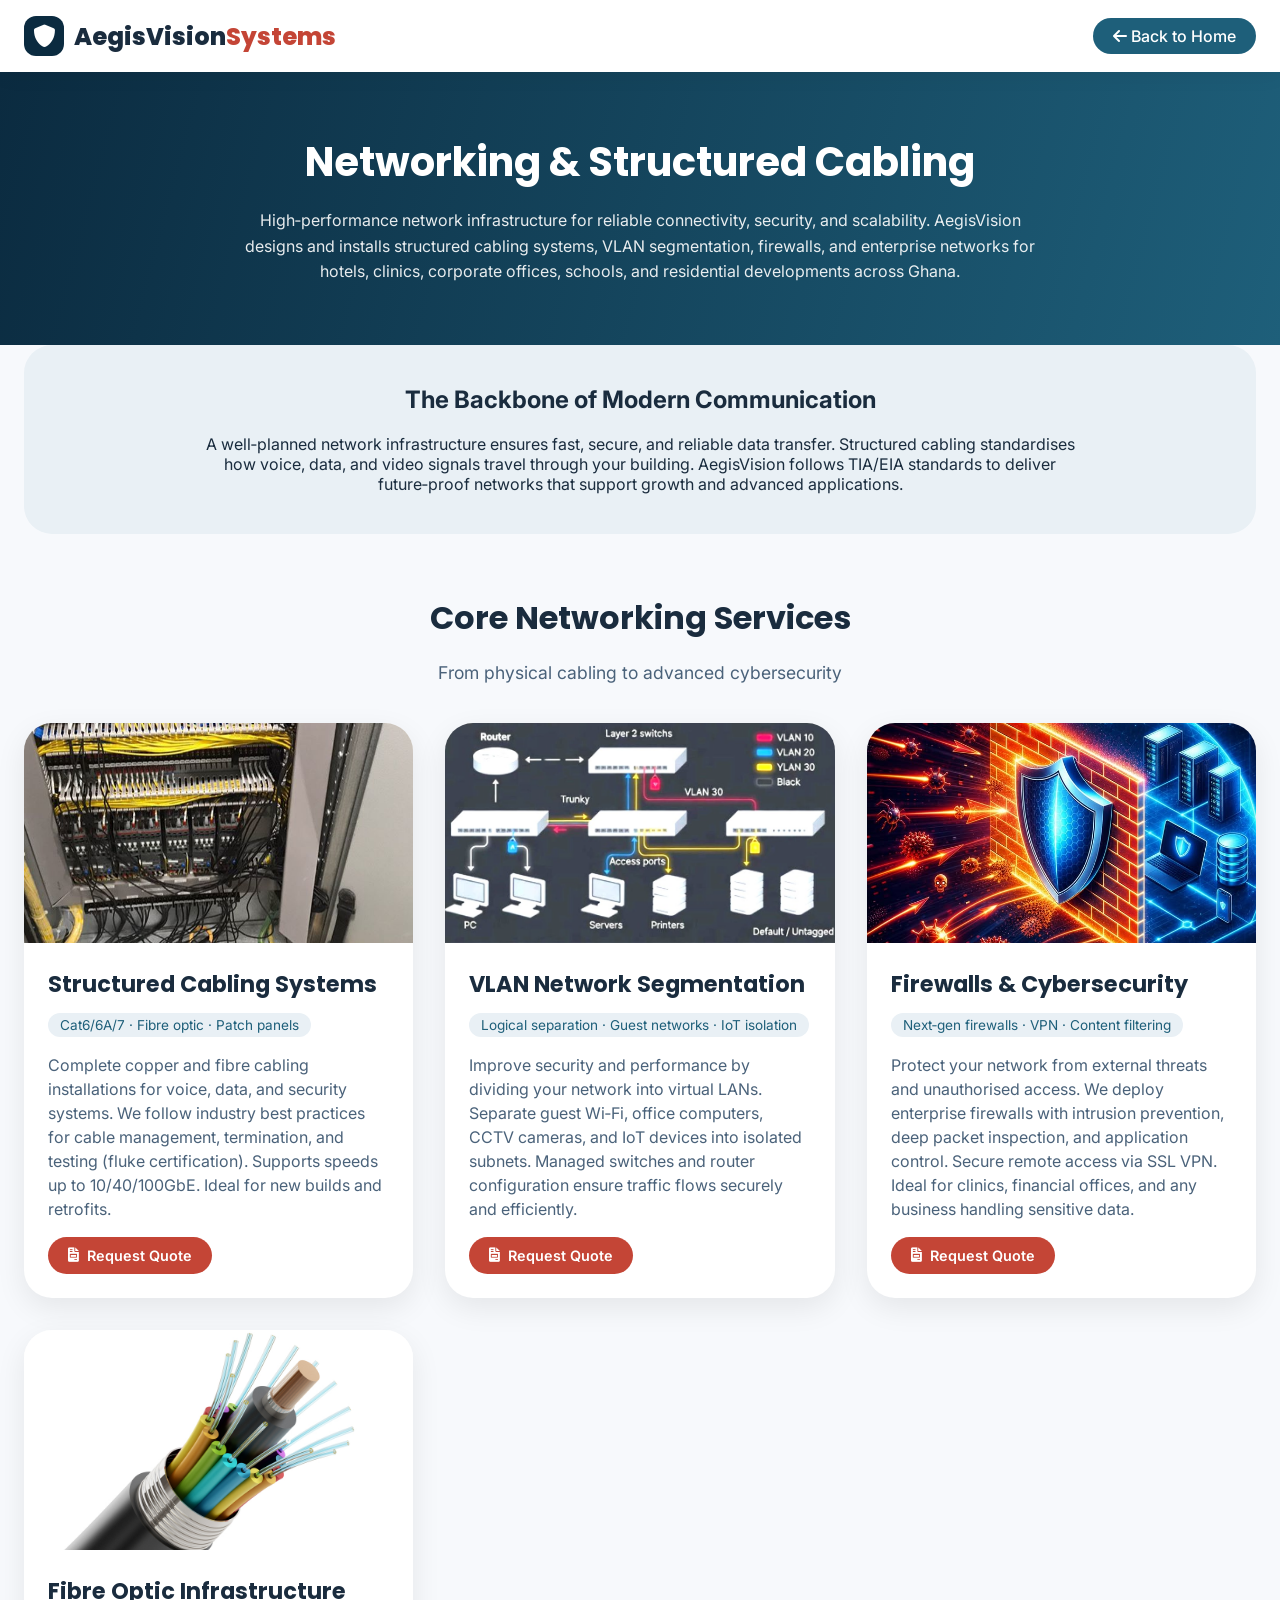
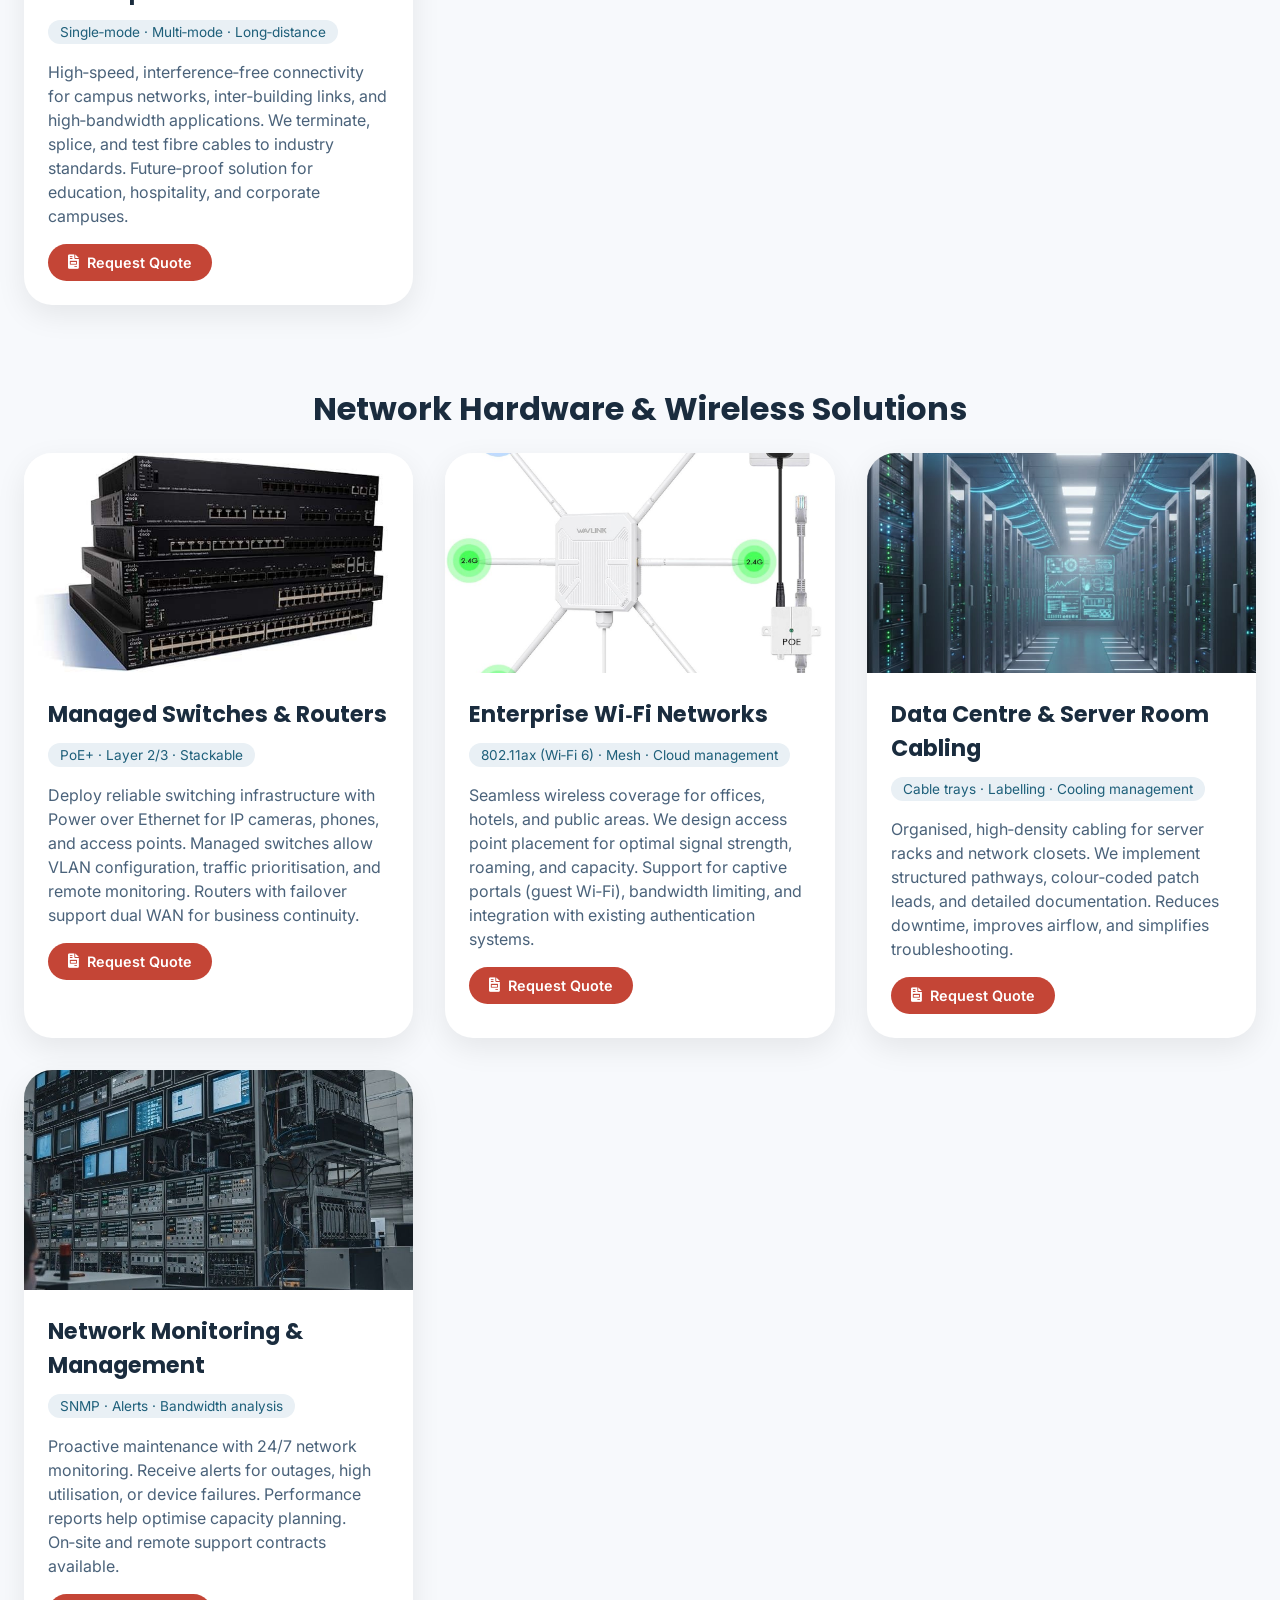
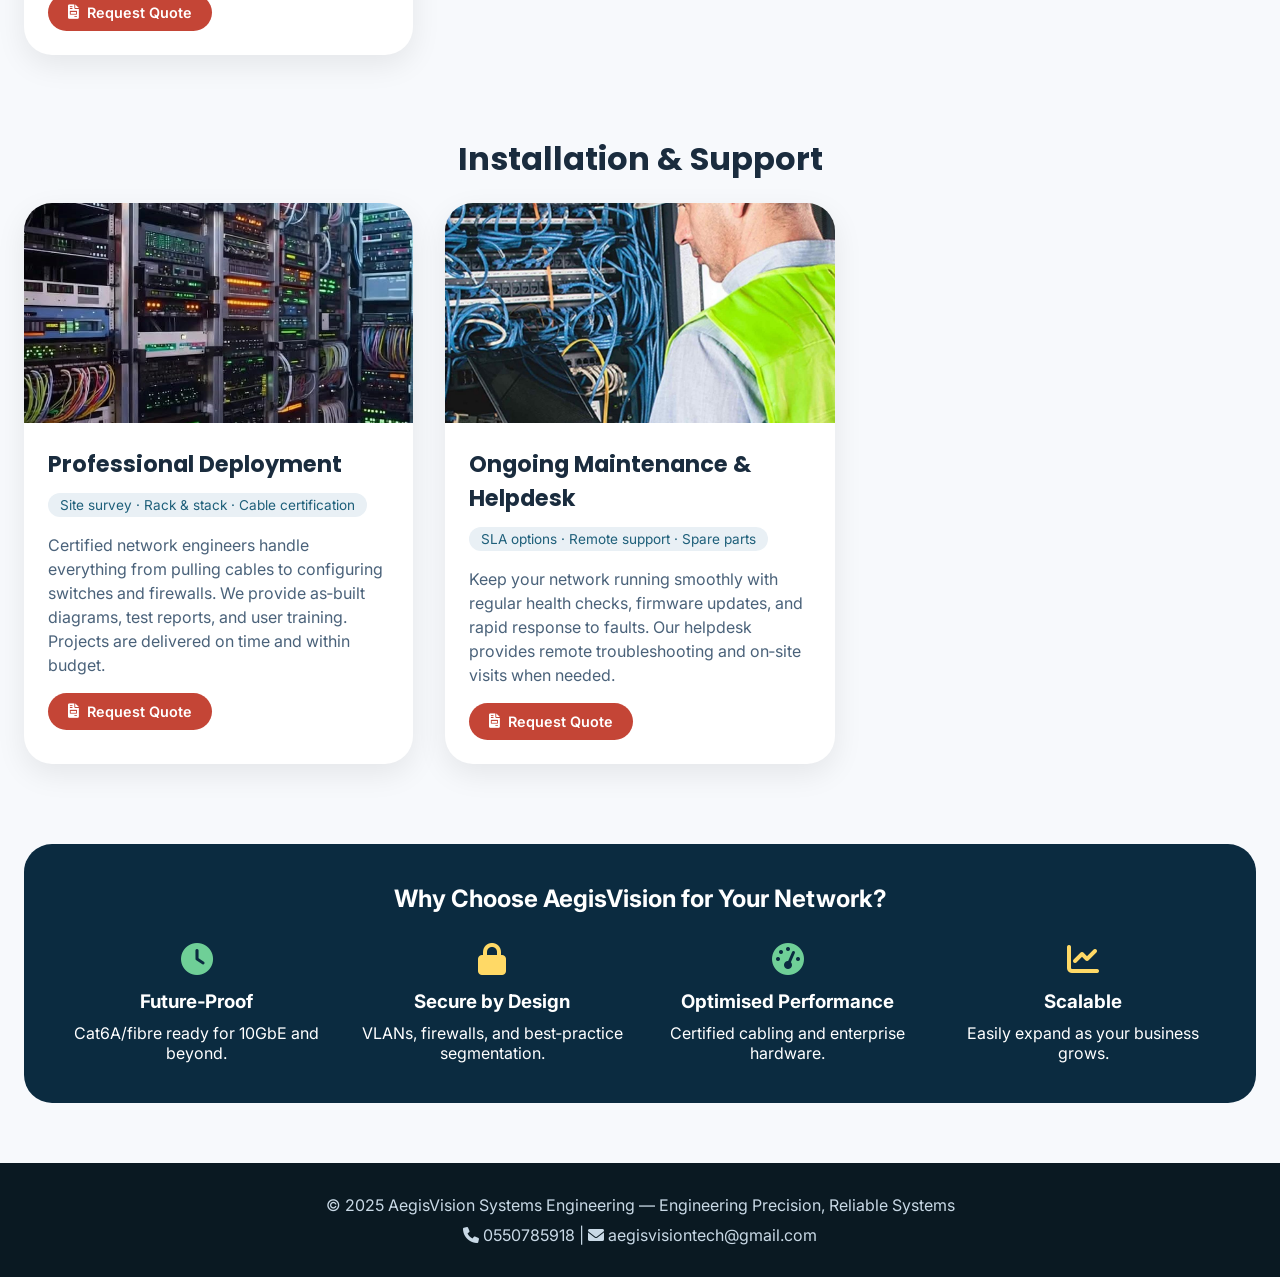
<file: networking.html>
<!DOCTYPE html>
<html lang="en">
<head>
  <meta charset="UTF-8">
  <meta name="viewport" content="width=device-width, initial-scale=1.0">
  <title>AegisVision | Networking & Structured Cabling</title>
  <link href="https://fonts.googleapis.com/css2?family=Inter:opsz,wght@14..32,300;400;500;600;700;800&family=Poppins:wght@500;600;700;800&display=swap" rel="stylesheet">
  <link rel="stylesheet" href="https://cdnjs.cloudflare.com/ajax/libs/font-awesome/6.0.0-beta3/css/all.min.css">
  <style>
    * {
      margin: 0;
      padding: 0;
      box-sizing: border-box;
    }
    body {
      font-family: 'Inter', sans-serif;
      background: #F7F9FC;
      color: #1A2C3E;
    }
    .container {
      max-width: 1280px;
      margin: 0 auto;
      padding: 0 24px;
    }
    .header {
      background: white;
      box-shadow: 0 4px 20px rgba(0,0,0,0.05);
      position: sticky;
      top: 0;
      z-index: 100;
    }
    .navbar {
      display: flex;
      justify-content: space-between;
      align-items: center;
      padding: 1rem 0;
      flex-wrap: wrap;
    }
    .logo {
      display: flex;
      align-items: center;
      gap: 10px;
    }
    .logo-icon {
      background: #0B2B40;
      width: 40px;
      height: 40px;
      display: flex;
      align-items: center;
      justify-content: center;
      border-radius: 12px;
      color: white;
      font-size: 1.4rem;
    }
    .logo-text {
      font-size: 1.5rem;
      font-weight: 800;
      font-family: 'Poppins', sans-serif;
    }
    .logo-text span {
      color: #C44536;
    }
    .back-home {
      background: #1E5F7A;
      color: white;
      padding: 8px 20px;
      border-radius: 40px;
      text-decoration: none;
      font-weight: 500;
      transition: 0.2s;
    }
    .back-home:hover {
      background: #0B2B40;
    }
    .hero {
      background: linear-gradient(105deg, #0B2B40 0%, #1E5F7A 100%);
      color: white;
      padding: 60px 0;
      text-align: center;
    }
    .hero h1 {
      font-size: 2.5rem;
      font-family: 'Poppins', sans-serif;
      margin-bottom: 1rem;
    }
    .hero p {
      max-width: 800px;
      margin: 0 auto;
      opacity: 0.9;
      line-height: 1.6;
    }
    .section-title {
      text-align: center;
      font-size: 2rem;
      margin: 60px 0 20px;
      font-family: 'Poppins', sans-serif;
    }
    .section-subtitle {
      text-align: center;
      font-size: 1.1rem;
      color: #4A627A;
      margin-bottom: 40px;
      max-width: 800px;
      margin-left: auto;
      margin-right: auto;
    }
    .products-grid {
      display: grid;
      grid-template-columns: repeat(auto-fill, minmax(320px, 1fr));
      gap: 32px;
      margin-bottom: 80px;
    }
    .product-card {
      background: white;
      border-radius: 28px;
      overflow: hidden;
      box-shadow: 0 10px 30px rgba(0,0,0,0.08);
      transition: transform 0.3s ease, box-shadow 0.3s;
    }
    .product-card:hover {
      transform: translateY(-8px);
      box-shadow: 0 20px 35px rgba(0,0,0,0.12);
    }
    .media-placeholder {
      background: #EFF3F8;
      height: 220px;
      display: flex;
      align-items: center;
      justify-content: center;
      color: #6C86A3;
      font-size: 3rem;
      position: relative;
      overflow: hidden;
    }
    .media-placeholder img, .media-placeholder video {
      width: 100%;
      height: 100%;
      object-fit: cover;
    }
    .product-info {
      padding: 24px;
    }
    .product-info h3 {
      font-size: 1.4rem;
      margin-bottom: 12px;
      font-family: 'Poppins', sans-serif;
    }
    .product-info p {
      color: #4A627A;
      margin-bottom: 16px;
      line-height: 1.5;
    }
    .specs {
      font-size: 0.85rem;
      color: #1E5F7A;
      background: #E9F0F5;
      display: inline-block;
      padding: 4px 12px;
      border-radius: 20px;
      margin-bottom: 16px;
    }
    .btn-quote {
      display: inline-flex;
      align-items: center;
      gap: 8px;
      background: #C44536;
      color: white;
      padding: 10px 20px;
      border-radius: 40px;
      text-decoration: none;
      font-weight: 600;
      font-size: 0.9rem;
      transition: 0.2s;
    }
    .btn-quote:hover {
      background: #A13224;
    }
    .desc-link {
      text-decoration: none;
      color: #4A627A;
      transition: color 0.2s;
    }
    .desc-link:hover {
      color: #1E5F7A;
      text-decoration: underline;
    }
    .footer {
      background: #0A1922;
      color: #C9D9E6;
      text-align: center;
      padding: 32px 0;
      margin-top: 40px;
    }
    @media (max-width: 768px) {
      .hero h1 { font-size: 1.8rem; }
      .products-grid { grid-template-columns: 1fr; }
    }
  </style>
</head>
<body>
  <header class="header">
    <div class="container">
      <div class="navbar">
        <div class="logo">
          <div class="logo-icon"><i class="fas fa-shield-alt"></i></div>
          <div class="logo-text">AegisVision<span>Systems</span></div>
        </div>
        <a href="index.html" class="back-home"><i class="fas fa-arrow-left"></i> Back to Home</a>
      </div>
    </div>
  </header>

  <section class="hero">
    <div class="container">
      <h1>Networking & Structured Cabling</h1>
      <p>High‑performance network infrastructure for reliable connectivity, security, and scalability. AegisVision designs and installs structured cabling systems, VLAN segmentation, firewalls, and enterprise networks for hotels, clinics, corporate offices, schools, and residential developments across Ghana.</p>
    </div>
  </section>

  <div class="container">
    <!-- Understanding Structured Cabling -->
    <div style="background: #E9F0F5; border-radius: 28px; padding: 40px; margin-bottom: 60px;">
      <h2 style="text-align: center; margin-bottom: 20px;">The Backbone of Modern Communication</h2>
      <p style="text-align: center; max-width: 900px; margin: 0 auto; color: #1A2C3E;">A well‑planned network infrastructure ensures fast, secure, and reliable data transfer. Structured cabling standardises how voice, data, and video signals travel through your building. AegisVision follows TIA/EIA standards to deliver future‑proof networks that support growth and advanced applications.</p>
    </div>

    <h2 class="section-title">Core Networking Services</h2>
    <p class="section-subtitle">From physical cabling to advanced cybersecurity</p>
    <div class="products-grid">
      <!-- Structured Cabling -->
      <div class="product-card">
        <div class="media-placeholder">
          <img src="network_rack.jpg" ></span>
        </div>
        <div class="product-info">
          <h3>Structured Cabling Systems</h3>
          <div class="specs">Cat6/6A/7 · Fibre optic · Patch panels</div>
          <p><a href="#" class="desc-link" target="_blank" rel="noopener noreferrer">Complete copper and fibre cabling installations for voice, data, and security systems. We follow industry best practices for cable management, termination, and testing (fluke certification). Supports speeds up to 10/40/100GbE. Ideal for new builds and retrofits.</a></p>
          <a href="#contact" class="btn-quote" onclick="alert('Contact us for pricing: 0550785918')"><i class="fas fa-file-invoice"></i> Request Quote</a>
        </div>
      </div>

      <!-- VLAN Segmentation -->
      <div class="product-card">
        <div class="media-placeholder">
          <img src="vlan.jpg" ></span> 
        </div>
        <div class="product-info">
          <h3>VLAN Network Segmentation</h3>
          <div class="specs">Logical separation · Guest networks · IoT isolation</div>
          <p><a href="#" class="desc-link" target="_blank" rel="noopener noreferrer">Improve security and performance by dividing your network into virtual LANs. Separate guest Wi‑Fi, office computers, CCTV cameras, and IoT devices into isolated subnets. Managed switches and router configuration ensure traffic flows securely and efficiently.</a></p>
          <a href="#contact" class="btn-quote" onclick="alert('Contact us for pricing: 0550785918')"><i class="fas fa-file-invoice"></i> Request Quote</a>
        </div>
      </div>

      <!-- Firewalls & Cybersecurity -->
      <div class="product-card">
        <div class="media-placeholder">
          <img src="firewall.jpg" ></span>
        </div>
        <div class="product-info">
          <h3>Firewalls & Cybersecurity</h3>
          <div class="specs">Next‑gen firewalls · VPN · Content filtering</div>
          <p><a href="#" class="desc-link" target="_blank" rel="noopener noreferrer">Protect your network from external threats and unauthorised access. We deploy enterprise firewalls with intrusion prevention, deep packet inspection, and application control. Secure remote access via SSL VPN. Ideal for clinics, financial offices, and any business handling sensitive data.</a></p>
          <a href="#contact" class="btn-quote" onclick="alert('Contact us for pricing: 0550785918')"><i class="fas fa-file-invoice"></i> Request Quote</a>
        </div>
      </div>

      <!-- Fibre Optic Cabling -->
      <div class="product-card">
        <div class="media-placeholder">
          <img src="fibre_optic.jpg" ></span>
        </div>
        <div class="product-info">
          <h3>Fibre Optic Infrastructure</h3>
          <div class="specs">Single‑mode · Multi‑mode · Long‑distance</div>
          <p><a href="#" class="desc-link" target="_blank" rel="noopener noreferrer">High‑speed, interference‑free connectivity for campus networks, inter‑building links, and high‑bandwidth applications. We terminate, splice, and test fibre cables to industry standards. Future‑proof solution for education, hospitality, and corporate campuses.</a></p>
          <a href="#contact" class="btn-quote" onclick="alert('Contact us for pricing: 0550785918')"><i class="fas fa-file-invoice"></i> Request Quote</a>
        </div>
      </div>
    </div>

    <h2 class="section-title">Network Hardware & Wireless Solutions</h2>
    <div class="products-grid">
      <!-- Enterprise Switches -->
      <div class="product-card">
        <div class="media-placeholder">
          <img src="switches_routers.jpg" ></span> 
        </div>
        <div class="product-info">
          <h3>Managed Switches & Routers</h3>
          <div class="specs">PoE+ · Layer 2/3 · Stackable</div>
          <p>Deploy reliable switching infrastructure with Power over Ethernet for IP cameras, phones, and access points. Managed switches allow VLAN configuration, traffic prioritisation, and remote monitoring. Routers with failover support dual WAN for business continuity.</p>
          <a href="#contact" class="btn-quote" onclick="alert('Contact us for pricing: 0550785918')"><i class="fas fa-file-invoice"></i> Request Quote</a>
        </div>
      </div>

      <!-- Wi-Fi Solutions -->
      <div class="product-card">
        <div class="media-placeholder">
          <img src="wifi_ap.jpg" ></span>
        </div>
        <div class="product-info">
          <h3>Enterprise Wi‑Fi Networks</h3>
          <div class="specs">802.11ax (Wi‑Fi 6) · Mesh · Cloud management</div>
          <p>Seamless wireless coverage for offices, hotels, and public areas. We design access point placement for optimal signal strength, roaming, and capacity. Support for captive portals (guest Wi‑Fi), bandwidth limiting, and integration with existing authentication systems.</p>
          <a href="#contact" class="btn-quote" onclick="alert('Contact us for pricing: 0550785918')"><i class="fas fa-file-invoice"></i> Request Quote</a>
        </div>
      </div>

      <!-- Server & Data Cabling -->
      <div class="product-card">
        <div class="media-placeholder">
          <img src="server_room.jpg" ></span>
        </div>
        <div class="product-info">
          <h3>Data Centre & Server Room Cabling</h3>
          <div class="specs">Cable trays · Labelling · Cooling management</div>
          <p>Organised, high‑density cabling for server racks and network closets. We implement structured pathways, colour‑coded patch leads, and detailed documentation. Reduces downtime, improves airflow, and simplifies troubleshooting.</p>
          <a href="#contact" class="btn-quote" onclick="alert('Contact us for pricing: 0550785918')"><i class="fas fa-file-invoice"></i> Request Quote</a>
        </div>
      </div>

      <!-- Remote Monitoring -->
      <div class="product-card">
        <div class="media-placeholder">
          <img src="monitoring.jpg" ></span>
        </div>
        <div class="product-info">
          <h3>Network Monitoring & Management</h3>
          <div class="specs">SNMP · Alerts · Bandwidth analysis</div>
          <p>Proactive maintenance with 24/7 network monitoring. Receive alerts for outages, high utilisation, or device failures. Performance reports help optimise capacity planning. On‑site and remote support contracts available.</p>
          <a href="#contact" class="btn-quote" onclick="alert('Contact us for pricing: 0550785918')"><i class="fas fa-file-invoice"></i> Request Quote</a>
        </div>
      </div>
    </div>

    <h2 class="section-title">Installation & Support</h2>
    <div class="products-grid">
      <div class="product-card">
        <div class="media-placeholder">
          <img src="network1.jpg" ></span>
        </div>
        <div class="product-info">
          <h3>Professional Deployment</h3>
          <div class="specs">Site survey · Rack & stack · Cable certification</div>
          <p>Certified network engineers handle everything from pulling cables to configuring switches and firewalls. We provide as‑built diagrams, test reports, and user training. Projects are delivered on time and within budget.</p>
          <a href="#contact" class="btn-quote" onclick="alert('Contact us for pricing: 0550785918')"><i class="fas fa-file-invoice"></i> Request Quote</a>
        </div>
      </div>
      <div class="product-card">
        <div class="media-placeholder">
          <img src="network_maintence.jpg" ></span>
        </div>
        <div class="product-info">
          <h3>Ongoing Maintenance & Helpdesk</h3>
          <div class="specs">SLA options · Remote support · Spare parts</div>
          <p>Keep your network running smoothly with regular health checks, firmware updates, and rapid response to faults. Our helpdesk provides remote troubleshooting and on‑site visits when needed.</p>
          <a href="#contact" class="btn-quote" onclick="alert('Contact us for pricing: 0550785918')"><i class="fas fa-file-invoice"></i> Request Quote</a>
        </div>
      </div>
    </div>

    <!-- Benefits of Professional Networking -->
    <div style="background: #0B2B40; border-radius: 28px; padding: 40px; margin: 60px 0; color: white;">
      <h2 style="text-align: center; margin-bottom: 20px;">Why Choose AegisVision for Your Network?</h2>
      <div style="display: grid; grid-template-columns: repeat(auto-fit, minmax(250px, 1fr)); gap: 30px; margin-top: 30px;">
        <div style="text-align: center;"><i class="fas fa-clock" style="font-size: 2rem; color: #6FCF97;"></i><h3 style="margin: 15px 0 10px;">Future‑Proof</h3><p>Cat6A/fibre ready for 10GbE and beyond.</p></div>
        <div style="text-align: center;"><i class="fas fa-lock" style="font-size: 2rem; color: #FFD966;"></i><h3 style="margin: 15px 0 10px;">Secure by Design</h3><p>VLANs, firewalls, and best‑practice segmentation.</p></div>
        <div style="text-align: center;"><i class="fas fa-tachometer-alt" style="font-size: 2rem; color: #6FCF97;"></i><h3 style="margin: 15px 0 10px;">Optimised Performance</h3><p>Certified cabling and enterprise hardware.</p></div>
        <div style="text-align: center;"><i class="fas fa-chart-line" style="font-size: 2rem; color: #FFD966;"></i><h3 style="margin: 15px 0 10px;">Scalable</h3><p>Easily expand as your business grows.</p></div>
      </div>
    </div>
  </div>

  <footer class="footer">
    <div class="container">
      <p>© 2025 AegisVision Systems Engineering — Engineering Precision, Reliable Systems</p>
      <p style="margin-top: 10px;"><i class="fas fa-phone"></i> 0550785918 | <i class="fas fa-envelope"></i> aegisvisiontech@gmail.com</p>
    </div>
  </footer>


</body>
</html>
</file>
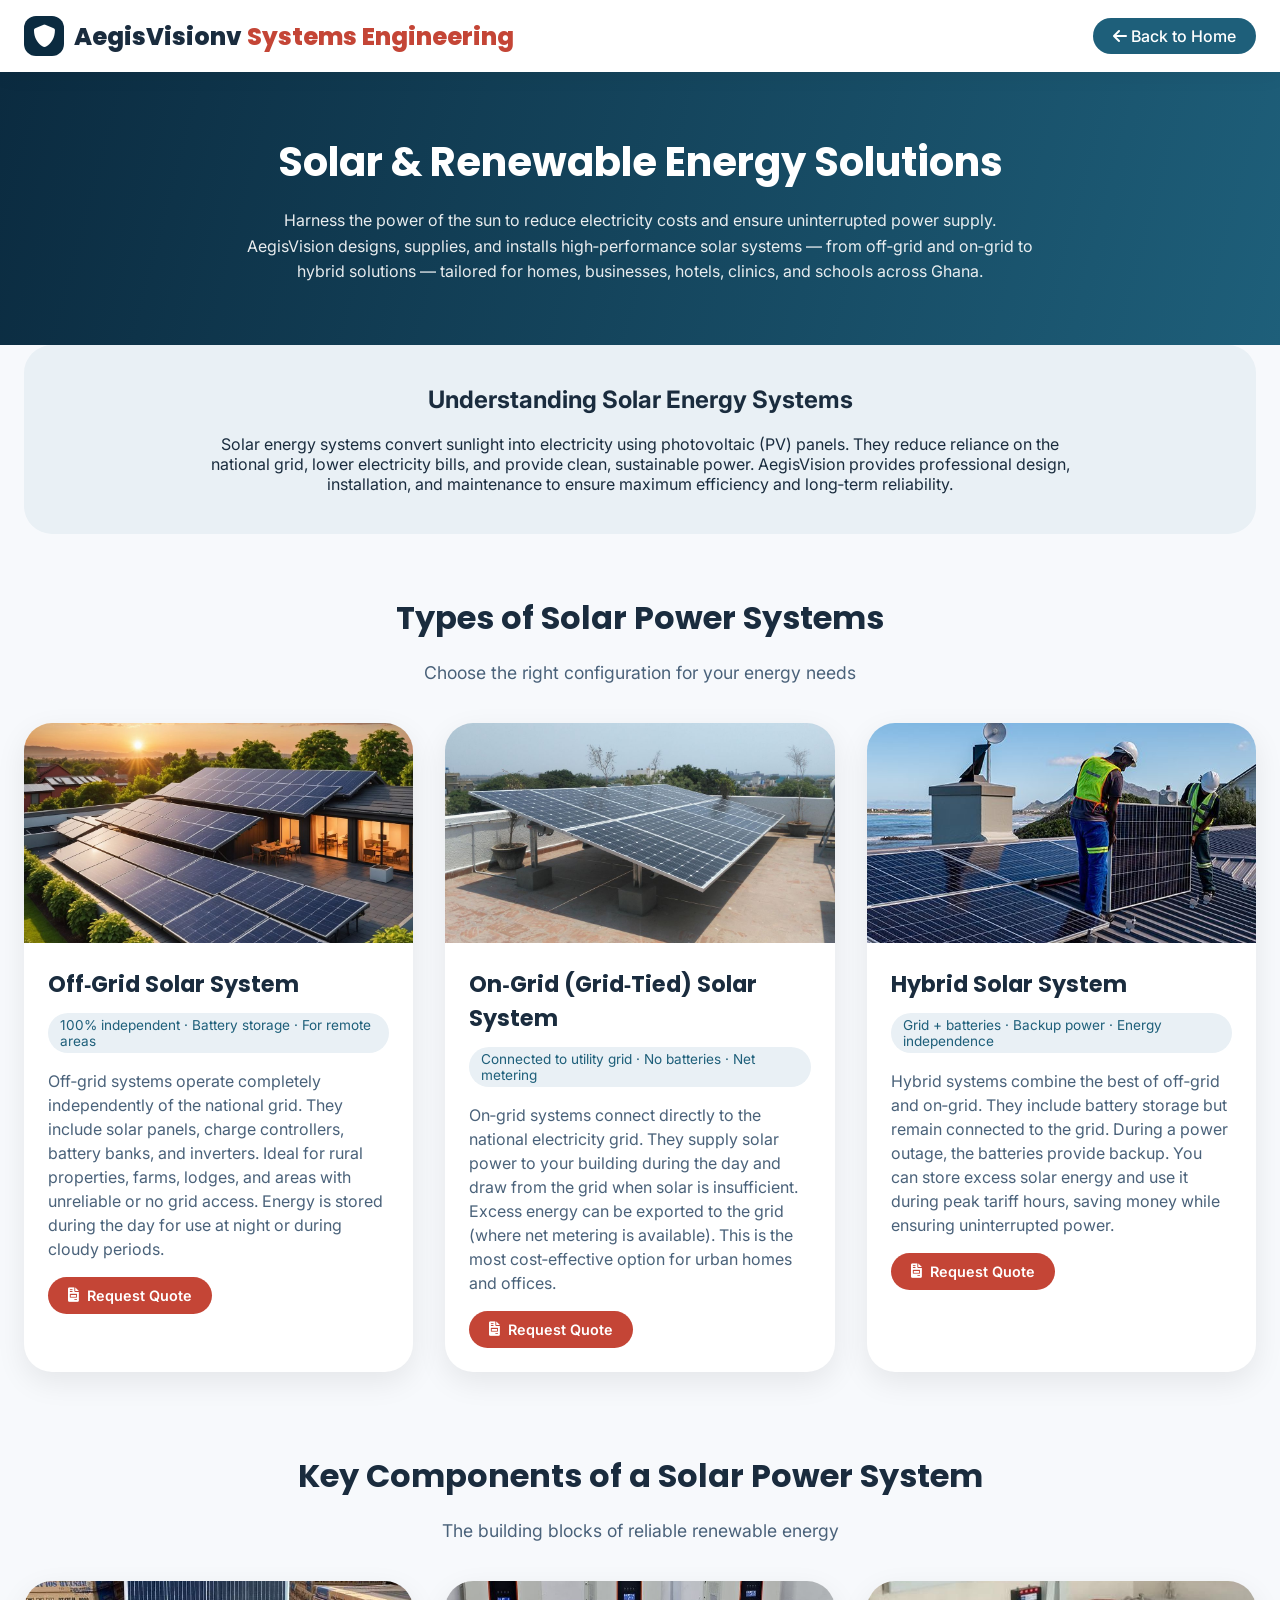
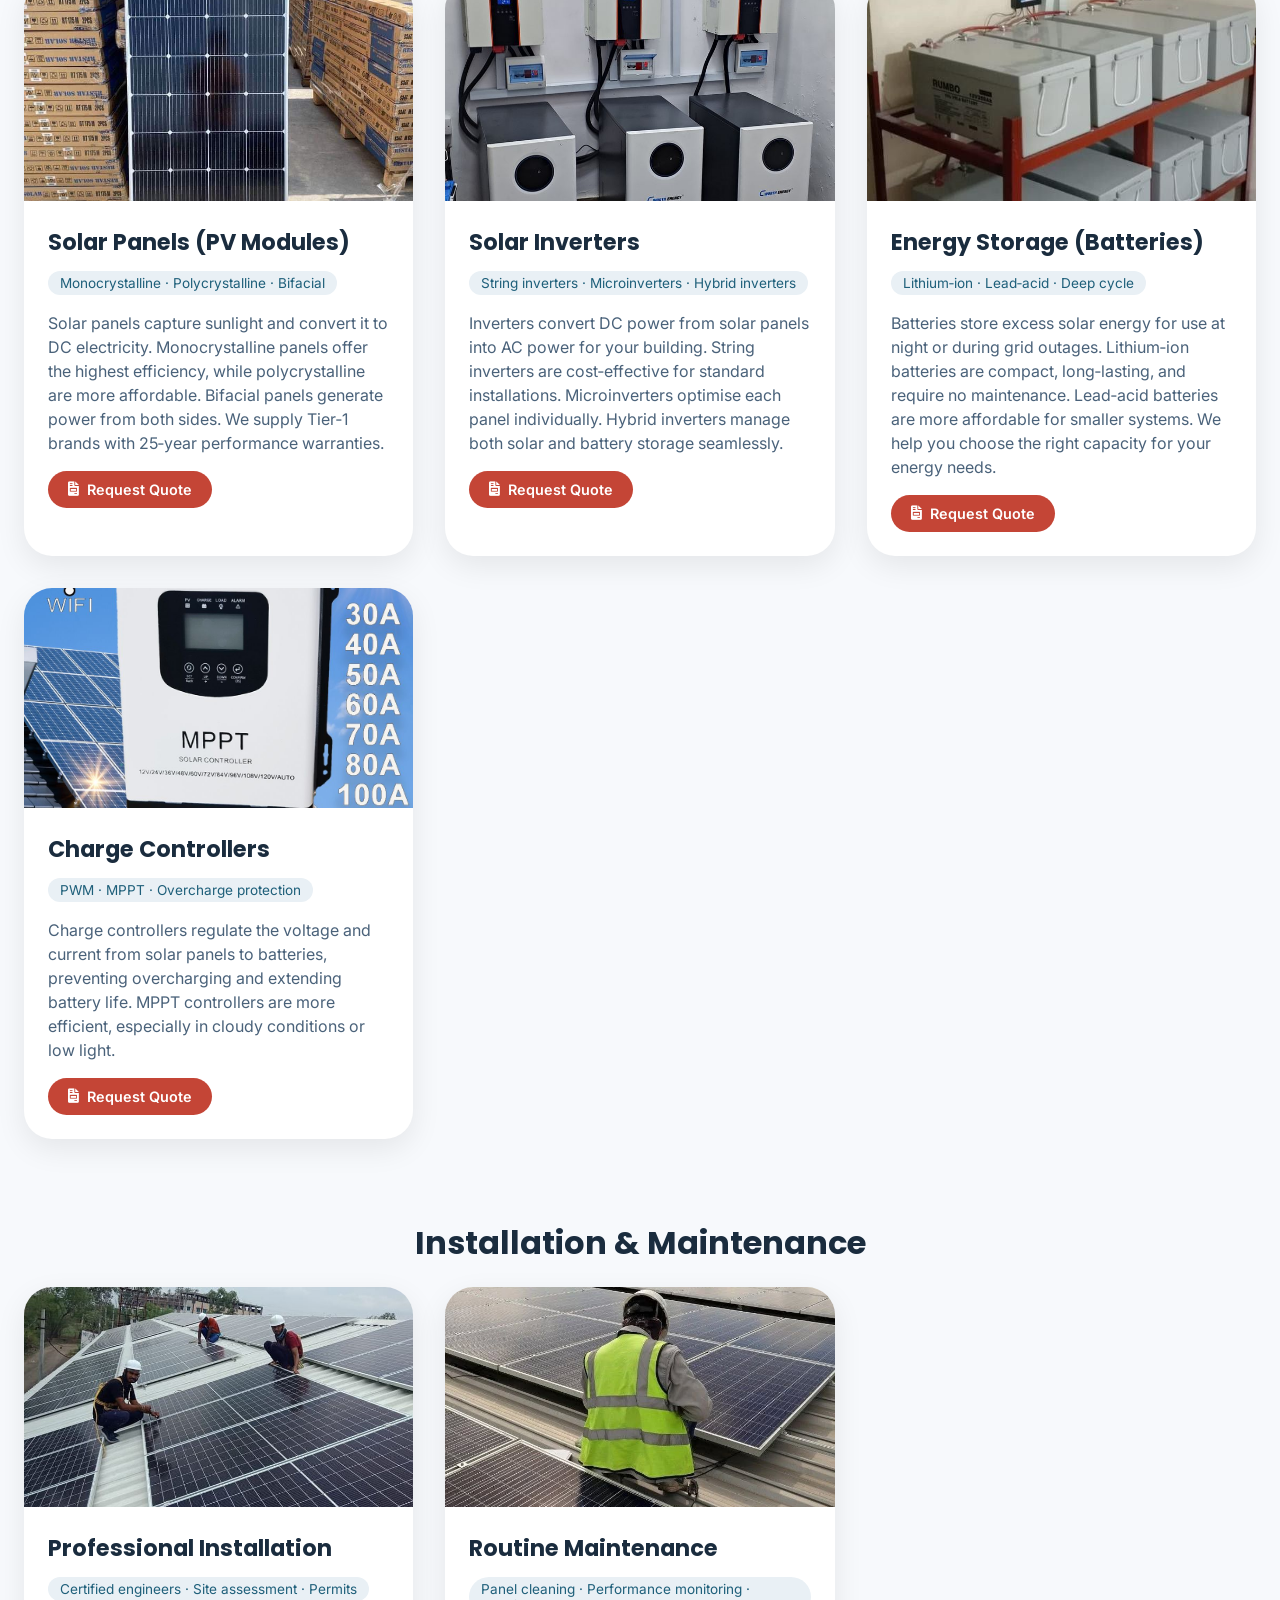
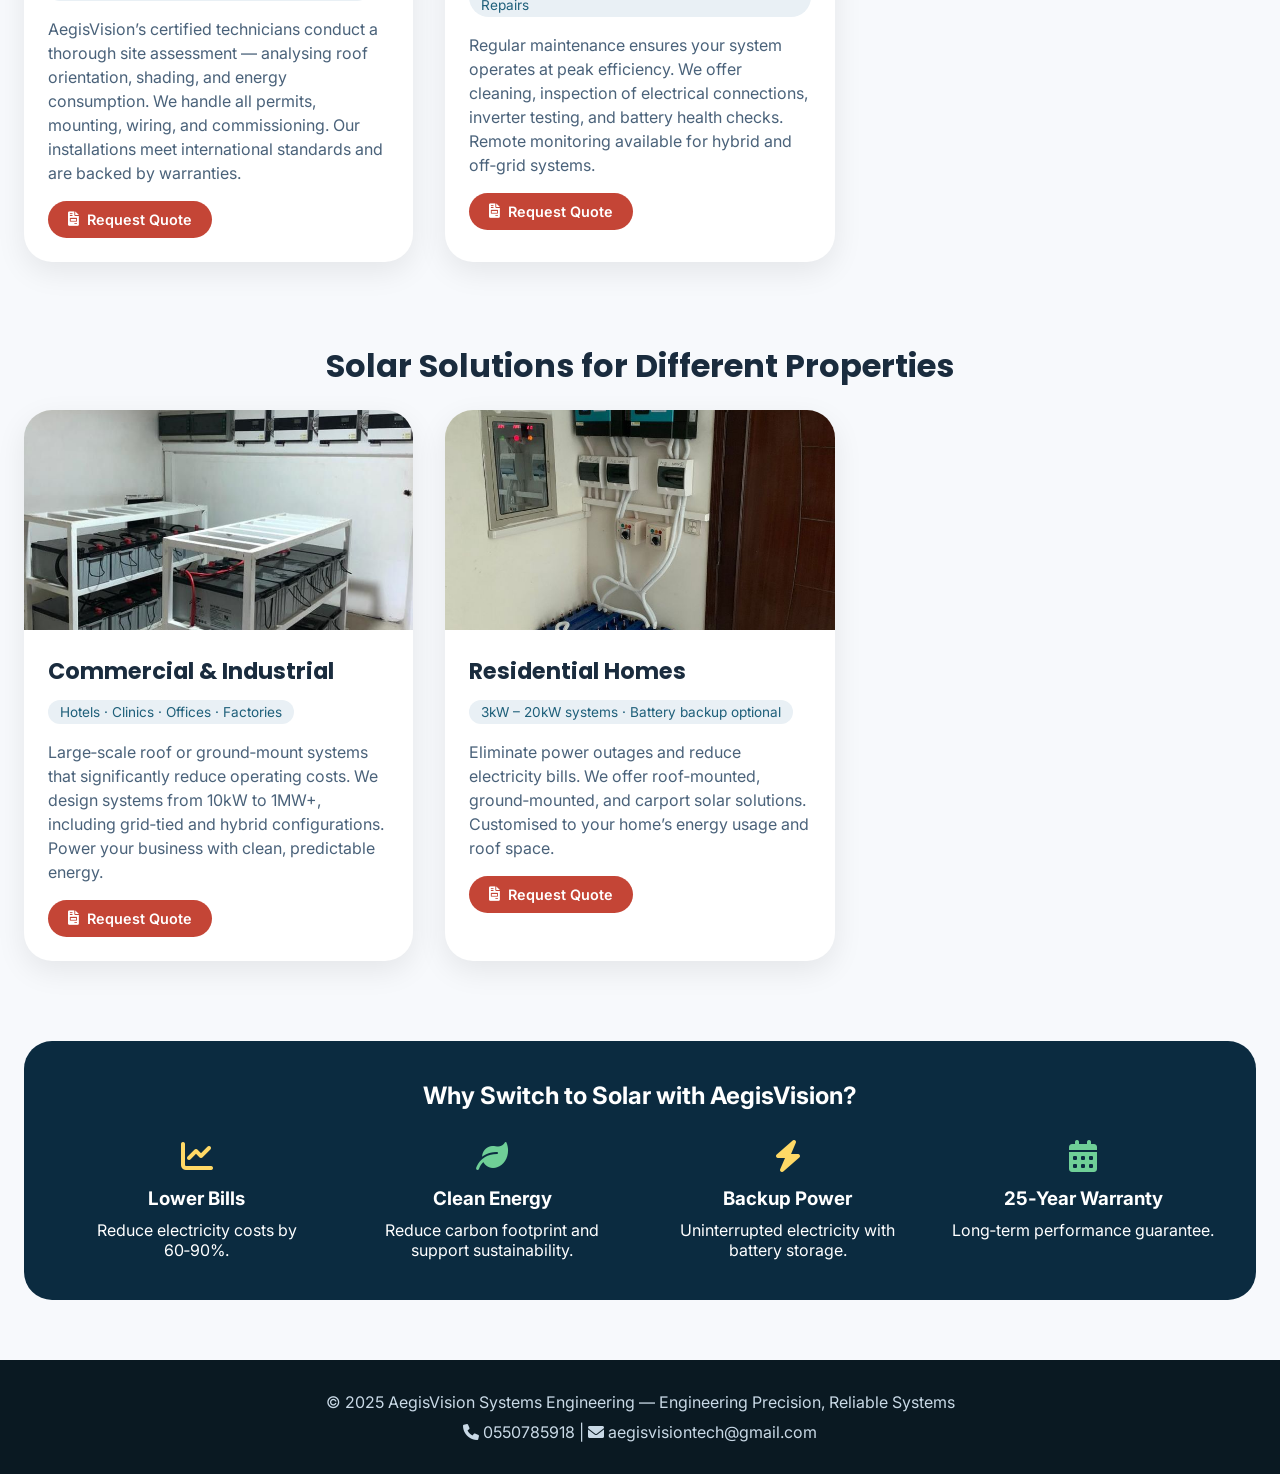
<file: solar.html>
<!DOCTYPE html>
<html lang="en">
<head>
  <meta charset="UTF-8">
  <meta name="viewport" content="width=device-width, initial-scale=1.0">
  <title>AegisVision | Solar & Renewable Energy Solutions</title>
  <link href="https://fonts.googleapis.com/css2?family=Inter:opsz,wght@14..32,300;400;500;600;700;800&family=Poppins:wght@500;600;700;800&display=swap" rel="stylesheet">
  <link rel="stylesheet" href="https://cdnjs.cloudflare.com/ajax/libs/font-awesome/6.0.0-beta3/css/all.min.css">
  <style>
    * {
      margin: 0;
      padding: 0;
      box-sizing: border-box;
    }
    body {
      font-family: 'Inter', sans-serif;
      background: #F7F9FC;
      color: #1A2C3E;
    }
    .container {
      max-width: 1280px;
      margin: 0 auto;
      padding: 0 24px;
    }
    .header {
      background: white;
      box-shadow: 0 4px 20px rgba(0,0,0,0.05);
      position: sticky;
      top: 0;
      z-index: 100;
    }
    .navbar {
      display: flex;
      justify-content: space-between;
      align-items: center;
      padding: 1rem 0;
      flex-wrap: wrap;
    }
    .logo {
      display: flex;
      align-items: center;
      gap: 10px;
    }
    .logo-icon {
      background: #0B2B40;
      width: 40px;
      height: 40px;
      display: flex;
      align-items: center;
      justify-content: center;
      border-radius: 12px;
      color: white;
      font-size: 1.4rem;
    }
    .logo-text {
      font-size: 1.5rem;
      font-weight: 800;
      font-family: 'Poppins', sans-serif;
    }
    .logo-text span {
      color: #C44536;
    }
    .back-home {
      background: #1E5F7A;
      color: white;
      padding: 8px 20px;
      border-radius: 40px;
      text-decoration: none;
      font-weight: 500;
      transition: 0.2s;
    }
    .back-home:hover {
      background: #0B2B40;
    }
    .hero {
      background: linear-gradient(105deg, #0B2B40 0%, #1E5F7A 100%);
      color: white;
      padding: 60px 0;
      text-align: center;
    }
    .hero h1 {
      font-size: 2.5rem;
      font-family: 'Poppins', sans-serif;
      margin-bottom: 1rem;
    }
    .hero p {
      max-width: 800px;
      margin: 0 auto;
      opacity: 0.9;
      line-height: 1.6;
    }
    .section-title {
      text-align: center;
      font-size: 2rem;
      margin: 60px 0 20px;
      font-family: 'Poppins', sans-serif;
    }
    .section-subtitle {
      text-align: center;
      font-size: 1.1rem;
      color: #4A627A;
      margin-bottom: 40px;
      max-width: 800px;
      margin-left: auto;
      margin-right: auto;
    }
    .products-grid {
      display: grid;
      grid-template-columns: repeat(auto-fill, minmax(320px, 1fr));
      gap: 32px;
      margin-bottom: 80px;
    }
    .product-card {
      background: white;
      border-radius: 28px;
      overflow: hidden;
      box-shadow: 0 10px 30px rgba(0,0,0,0.08);
      transition: transform 0.3s ease, box-shadow 0.3s;
    }
    .product-card:hover {
      transform: translateY(-8px);
      box-shadow: 0 20px 35px rgba(0,0,0,0.12);
    }
    .media-placeholder {
      background: #EFF3F8;
      height: 220px;
      display: flex;
      align-items: center;
      justify-content: center;
      color: #6C86A3;
      font-size: 3rem;
      position: relative;
      overflow: hidden;
    }
    .media-placeholder img, .media-placeholder video {
      width: 100%;
      height: 100%;
      object-fit: cover;
    }
    .product-info {
      padding: 24px;
    }
    .product-info h3 {
      font-size: 1.4rem;
      margin-bottom: 12px;
      font-family: 'Poppins', sans-serif;
    }
    .product-info p {
      color: #4A627A;
      margin-bottom: 16px;
      line-height: 1.5;
    }
    .specs {
      font-size: 0.85rem;
      color: #1E5F7A;
      background: #E9F0F5;
      display: inline-block;
      padding: 4px 12px;
      border-radius: 20px;
      margin-bottom: 16px;
    }
    .btn-quote {
      display: inline-flex;
      align-items: center;
      gap: 8px;
      background: #C44536;
      color: white;
      padding: 10px 20px;
      border-radius: 40px;
      text-decoration: none;
      font-weight: 600;
      font-size: 0.9rem;
      transition: 0.2s;
    }
    .btn-quote:hover {
      background: #A13224;
    }
    .desc-link {
      text-decoration: none;
      color: #4A627A;
      transition: color 0.2s;
    }
    .desc-link:hover {
      color: #1E5F7A;
      text-decoration: underline;
    }
    .footer {
      background: #0A1922;
      color: #C9D9E6;
      text-align: center;
      padding: 32px 0;
      margin-top: 40px;
    }
    @media (max-width: 768px) {
      .hero h1 { font-size: 1.8rem; }
      .products-grid { grid-template-columns: 1fr; }
    }
  </style>
</head>
<body>
  <header class="header">
    <div class="container">
      <div class="navbar">
        <div class="logo">
          <div class="logo-icon"><i class="fas fa-shield-alt"></i></div>
          <div class="logo-text">AegisVisionv <span>Systems Engineering</span></div>
        </div>
        <a href="index.html" class="back-home"><i class="fas fa-arrow-left"></i> Back to Home</a>
      </div>
    </div>
  </header>

  <section class="hero">
    <div class="container">
      <h1>Solar & Renewable Energy Solutions</h1>
      <p>Harness the power of the sun to reduce electricity costs and ensure uninterrupted power supply. AegisVision designs, supplies, and installs high‑performance solar systems — from off‑grid and on‑grid to hybrid solutions — tailored for homes, businesses, hotels, clinics, and schools across Ghana.</p>
    </div>
  </section>

  <div class="container">
    <!-- Understanding Solar Energy Basics -->
    <div style="background: #E9F0F5; border-radius: 28px; padding: 40px; margin-bottom: 60px;">
      <h2 style="text-align: center; margin-bottom: 20px;">Understanding Solar Energy Systems</h2>
      <p style="text-align: center; max-width: 900px; margin: 0 auto; color: #1A2C3E;">Solar energy systems convert sunlight into electricity using photovoltaic (PV) panels. They reduce reliance on the national grid, lower electricity bills, and provide clean, sustainable power. AegisVision provides professional design, installation, and maintenance to ensure maximum efficiency and long‑term reliability.</p>
    </div>

    <h2 class="section-title">Types of Solar Power Systems</h2>
    <p class="section-subtitle">Choose the right configuration for your energy needs</p>
    <div class="products-grid">
      <!-- Off-Grid System -->
      <div class="product-card">
        <div class="media-placeholder">
          <img src="solarsys.jpg" ></span>
        </div>
        <div class="product-info">
          <h3>Off‑Grid Solar System</h3>
          <div class="specs">100% independent · Battery storage · For remote areas</div>
          <p>Off‑grid systems operate completely independently of the national grid. They include solar panels, charge controllers, battery banks, and inverters. Ideal for rural properties, farms, lodges, and areas with unreliable or no grid access. Energy is stored during the day for use at night or during cloudy periods.</p>
          <a href="#contact" class="btn-quote" onclick="alert('Contact us for pricing: 0550785918')"><i class="fas fa-file-invoice"></i> Request Quote</a>
        </div>
      </div>

      <!-- On-Grid System -->
      <div class="product-card">
        <div class="media-placeholder">
          <img src="solar_panel3.jpg" ></span>
        </div>
        <div class="product-info">
          <h3>On‑Grid (Grid‑Tied) Solar System</h3>
          <div class="specs">Connected to utility grid · No batteries · Net metering</div>
          <p>On‑grid systems connect directly to the national electricity grid. They supply solar power to your building during the day and draw from the grid when solar is insufficient. Excess energy can be exported to the grid (where net metering is available). This is the most cost‑effective option for urban homes and offices.</p>
          <a href="#contact" class="btn-quote" onclick="alert('Contact us for pricing: 0550785918')"><i class="fas fa-file-invoice"></i> Request Quote</a>
        </div>
      </div>

      <!-- Hybrid System -->
      <div class="product-card">
        <div class="media-placeholder">
          <img src="solar_panel4.jpg" ></span>
        </div>
        <div class="product-info">
          <h3>Hybrid Solar System</h3>
          <div class="specs">Grid + batteries · Backup power · Energy independence</div>
          <p>Hybrid systems combine the best of off‑grid and on‑grid. They include battery storage but remain connected to the grid. During a power outage, the batteries provide backup. You can store excess solar energy and use it during peak tariff hours, saving money while ensuring uninterrupted power.</p>
          <a href="#contact" class="btn-quote" onclick="alert('Contact us for pricing: 0550785918')"><i class="fas fa-file-invoice"></i> Request Quote</a>
        </div>
      </div>
    </div>

    <h2 class="section-title">Key Components of a Solar Power System</h2>
    <p class="section-subtitle">The building blocks of reliable renewable energy</p>
    <div class="products-grid">
      <!-- Solar Panels -->
      <div class="product-card">
        <div class="media-placeholder">
          <img src="solar_panel1.jpg" ></span>
        </div>
        <div class="product-info">
          <h3>Solar Panels (PV Modules)</h3>
          <div class="specs">Monocrystalline · Polycrystalline · Bifacial</div>
          <p>Solar panels capture sunlight and convert it to DC electricity. Monocrystalline panels offer the highest efficiency, while polycrystalline are more affordable. Bifacial panels generate power from both sides. We supply Tier‑1 brands with 25‑year performance warranties.</p>
          <a href="#contact" class="btn-quote" onclick="alert('Contact us for pricing: 0550785918')"><i class="fas fa-file-invoice"></i> Request Quote</a>
        </div>
      </div>

      <!-- Inverters -->
      <div class="product-card">
        <div class="media-placeholder">
          <img src="solar_inverter1.jpg" ></span>
        </div>
        <div class="product-info">
          <h3>Solar Inverters</h3>
          <div class="specs">String inverters · Microinverters · Hybrid inverters</div>
          <p><a href="#" class="desc-link" target="_blank" rel="noopener noreferrer">Inverters convert DC power from solar panels into AC power for your building. String inverters are cost‑effective for standard installations. Microinverters optimise each panel individually. Hybrid inverters manage both solar and battery storage seamlessly.</a></p>
          <a href="#contact" class="btn-quote" onclick="alert('Contact us for pricing: 0550785918')"><i class="fas fa-file-invoice"></i> Request Quote</a>
        </div>
      </div>

      <!-- Batteries -->
      <div class="product-card">
        <div class="media-placeholder">
          <img src="solar_battery2.jpg" ></span>
        </div>
        <div class="product-info">
          <h3>Energy Storage (Batteries)</h3>
          <div class="specs">Lithium‑ion · Lead‑acid · Deep cycle</div>
          <p>Batteries store excess solar energy for use at night or during grid outages. Lithium‑ion batteries are compact, long‑lasting, and require no maintenance. Lead‑acid batteries are more affordable for smaller systems. We help you choose the right capacity for your energy needs.</p>
          <a href="#contact" class="btn-quote" onclick="alert('Contact us for pricing: 0550785918')"><i class="fas fa-file-invoice"></i> Request Quote</a>
        </div>
      </div>

      <!-- Charge Controllers -->
      <div class="product-card">
        <div class="media-placeholder">
          <img src="mppt2.jpg" ></span>
        </div>
        <div class="product-info">
          <h3>Charge Controllers</h3>
          <div class="specs">PWM · MPPT · Overcharge protection</div>
          <p>Charge controllers regulate the voltage and current from solar panels to batteries, preventing overcharging and extending battery life. MPPT controllers are more efficient, especially in cloudy conditions or low light.</p>
          <a href="#contact" class="btn-quote" onclick="alert('Contact us for pricing: 0550785918')"><i class="fas fa-file-invoice"></i> Request Quote</a>
        </div>
      </div>
    </div>

    <h2 class="section-title">Installation & Maintenance</h2>
    <div class="products-grid">
      <div class="product-card">
        <div class="media-placeholder">
          <img src="installation1.jpg" ></span>
        </div>
        <div class="product-info">
          <h3>Professional Installation</h3>
          <div class="specs">Certified engineers · Site assessment · Permits</div>
          <p>AegisVision’s certified technicians conduct a thorough site assessment — analysing roof orientation, shading, and energy consumption. We handle all permits, mounting, wiring, and commissioning. Our installations meet international standards and are backed by warranties.</p>
          <a href="#contact" class="btn-quote" onclick="alert('Contact us for pricing: 0550785918')"><i class="fas fa-file-invoice"></i> Request Quote</a>
        </div>
      </div>
      <div class="product-card">
        <div class="media-placeholder">
          <img src="maintenance.jpg" ></span>
        </div>
        <div class="product-info">
          <h3>Routine Maintenance</h3>
          <div class="specs">Panel cleaning · Performance monitoring · Repairs</div>
          <p>Regular maintenance ensures your system operates at peak efficiency. We offer cleaning, inspection of electrical connections, inverter testing, and battery health checks. Remote monitoring available for hybrid and off‑grid systems.</p>
          <a href="#contact" class="btn-quote" onclick="alert('Contact us for pricing: 0550785918')"><i class="fas fa-file-invoice"></i> Request Quote</a>
        </div>
      </div>
    </div>

    <!-- Solar for Different Properties -->
    <h2 class="section-title">Solar Solutions for Different Properties</h2>
    <div class="products-grid">
      <div class="product-card">
        <div class="media-placeholder">
          <img src="industrial_use.jpg" ></span>
        </div>
        <div class="product-info">
          <h3>Commercial & Industrial</h3>
          <div class="specs">Hotels · Clinics · Offices · Factories</div>
          <p>Large‑scale roof or ground‑mount systems that significantly reduce operating costs. We design systems from 10kW to 1MW+, including grid‑tied and hybrid configurations. Power your business with clean, predictable energy.</p>
          <a href="#contact" class="btn-quote" onclick="alert('Contact us for pricing: 0550785918')"><i class="fas fa-file-invoice"></i> Request Quote</a>
        </div>
      </div>
      <div class="product-card">
        <div class="media-placeholder">
          <img src="residential_use.jpg" ></span>
        </div>
        <div class="product-info">
          <h3>Residential Homes</h3>
          <div class="specs">3kW – 20kW systems · Battery backup optional</div>
          <p>Eliminate power outages and reduce electricity bills. We offer roof‑mounted, ground‑mounted, and carport solar solutions. Customised to your home’s energy usage and roof space.</p>
          <a href="#contact" class="btn-quote" onclick="alert('Contact us for pricing: 0550785918')"><i class="fas fa-file-invoice"></i> Request Quote</a>
        </div>
      </div>
    </div>

    <!-- Benefits & Environmental Impact -->
    <div style="background: #0B2B40; border-radius: 28px; padding: 40px; margin: 60px 0; color: white;">
      <h2 style="text-align: center; margin-bottom: 20px;">Why Switch to Solar with AegisVision?</h2>
      <div style="display: grid; grid-template-columns: repeat(auto-fit, minmax(250px, 1fr)); gap: 30px; margin-top: 30px;">
        <div style="text-align: center;"><i class="fas fa-chart-line" style="font-size: 2rem; color: #FFD966;"></i><h3 style="margin: 15px 0 10px;">Lower Bills</h3><p>Reduce electricity costs by 60‑90%.</p></div>
        <div style="text-align: center;"><i class="fas fa-leaf" style="font-size: 2rem; color: #6FCF97;"></i><h3 style="margin: 15px 0 10px;">Clean Energy</h3><p>Reduce carbon footprint and support sustainability.</p></div>
        <div style="text-align: center;"><i class="fas fa-bolt" style="font-size: 2rem; color: #FFD966;"></i><h3 style="margin: 15px 0 10px;">Backup Power</h3><p>Uninterrupted electricity with battery storage.</p></div>
        <div style="text-align: center;"><i class="fas fa-calendar-alt" style="font-size: 2rem; color: #6FCF97;"></i><h3 style="margin: 15px 0 10px;">25‑Year Warranty</h3><p>Long‑term performance guarantee.</p></div>
      </div>
    </div>
  </div>

  <footer class="footer">
    <div class="container">
      <p>© 2025 AegisVision Systems Engineering — Engineering Precision, Reliable Systems</p>
      <p style="margin-top: 10px;"><i class="fas fa-phone"></i> 0550785918 | <i class="fas fa-envelope"></i> aegisvisiontech@gmail.com</p>
    </div>
  </footer>

  
</body>
</html>
</file>
<file: styles.css>
:root {
  --blue-primary: #0A66C2;
  --blue-dark: #004e9e;
  --red-accent: #D32F2F;
  --red-dark: #b71c1c;
  --green-energy: #2E7D32;
  --green-soft: #4caf50;
  --gray-bg: #F8FAFE;
  --gray-light: #F1F4F9;
  --gray-border: #E4E9F2;
  --text-dark: #1A2C3E;
  --text-muted: #4A627A;
  --white: #ffffff;
  --shadow-sm: 0 10px 30px -12px rgba(0, 0, 0, 0.08);
  --shadow-md: 0 20px 35px -12px rgba(0, 0, 0, 0.1);
  --transition: all 0.3s ease;
}

* {
  margin: 0;
  padding: 0;
  box-sizing: border-box;
}

html {
  scroll-behavior: smooth;
}

body {
  font-family: 'Inter', sans-serif;
  color: var(--text-dark);
  background: var(--white);
  line-height: 1.5;
  overflow-x: hidden;
}

.container {
  max-width: 1280px;
  margin: 0 auto;
  padding: 0 32px;
}

/* TYPOGRAPHY */
h1, h2, h3, h4, .logo-text, .btn, .nav-links a {
  font-family: 'Poppins', sans-serif;
}

h1 {
  font-size: 3.2rem;
  font-weight: 700;
  line-height: 1.2;
  letter-spacing: -0.02em;
  margin-bottom: 1rem;
}

h2 {
  font-size: 2.2rem;
  font-weight: 700;
  letter-spacing: -0.01em;
  margin-bottom: 0.5rem;
}

h3 {
  font-size: 1.35rem;
  font-weight: 600;
  margin: 1rem 0 0.5rem;
}

.section-padding {
  padding: 80px 0;
}

.section-header {
  text-align: center;
  margin-bottom: 48px;
}

.section-tag {
  font-size: 0.9rem;
  text-transform: uppercase;
  letter-spacing: 2px;
  font-weight: 600;
  color: var(--red-accent);
  background: rgba(211, 47, 47, 0.08);
  display: inline-block;
  padding: 0.3rem 1rem;
  border-radius: 40px;
  margin-bottom: 1rem;
}

/* BUTTONS */
.btn {
  display: inline-flex;
  align-items: center;
  gap: 8px;
  padding: 12px 28px;
  border-radius: 40px;
  font-weight: 600;
  font-size: 0.95rem;
  transition: var(--transition);
  text-decoration: none;
  cursor: pointer;
  border: none;
}

.btn-primary {
  background: var(--red-accent);
  color: white;
  box-shadow: 0 4px 10px rgba(211, 47, 47, 0.25);
}
.btn-primary:hover {
  background: var(--red-dark);
  transform: translateY(-2px);
  box-shadow: 0 10px 20px rgba(211, 47, 47, 0.3);
}

.btn-outline {
  background: transparent;
  border: 1.5px solid var(--blue-primary);
  color: var(--blue-primary);
}
.btn-outline:hover {
  background: var(--blue-primary);
  color: white;
  border-color: var(--blue-primary);
}

.btn-cta {
  background: var(--green-energy);
  color: white;
  font-size: 1rem;
  padding: 14px 36px;
  box-shadow: 0 8px 20px rgba(46, 125, 50, 0.3);
}
.btn-cta:hover {
  background: #1b5e20;
  transform: scale(1.02);
}

/* STICKY NAVBAR */
.header {
  position: sticky;
  top: 0;
  background: rgba(255, 255, 255, 0.96);
  backdrop-filter: blur(6px);
  z-index: 1000;
  box-shadow: 0 2px 20px rgba(0,0,0,0.05);
  transition: var(--transition);
}

.navbar {
  display: flex;
  justify-content: space-between;
  align-items: center;
  padding: 1rem 32px;
  flex-wrap: wrap;
}

.logo {
  display: flex;
  align-items: center;
  gap: 8px;
}

.logo-icon {
  background: var(--blue-primary);
  width: 38px;
  height: 38px;
  display: flex;
  align-items: center;
  justify-content: center;
  border-radius: 10px;
  color: white;
  font-size: 1.4rem;
}

.logo-text {
  font-size: 1.6rem;
  font-weight: 800;
  letter-spacing: -0.5px;
  color: var(--text-dark);
}
.logo-text span {
  color: var(--red-accent);
  font-weight: 600;
}

.nav-menu {
  display: flex;
  align-items: center;
  gap: 32px;
}

.nav-links {
  display: flex;
  gap: 28px;
  list-style: none;
}

.nav-links a {
  text-decoration: none;
  font-weight: 500;
  color: var(--text-dark);
  transition: 0.2s;
  font-size: 1rem;
}
.nav-links a:hover, .nav-links a.active-nav {
  color: var(--red-accent);
}
.nav-phone a {
  text-decoration: none;
  font-weight: 600;
  color: var(--blue-primary);
}
.hamburger {
  display: none;
  font-size: 1.6rem;
  cursor: pointer;
}

/* HERO */
.hero {
  position: relative;
  background: linear-gradient(135deg, #001f3f 0%, #0a2f44 100%);
  color: white;
  overflow: hidden;
  padding: 80px 0;
}
.hero-overlay {
  position: absolute;
  inset: 0;
  background: url('https://www.transparenttextures.com/patterns/circuit-board.png');
  opacity: 0.07;
  pointer-events: none;
}
.hero-content {
  display: grid;
  grid-template-columns: 1fr 1fr;
  gap: 48px;
  align-items: center;
}
.hero-text h1 {
  font-size: 3.5rem;
}
.hero-badge {
  display: inline-flex;
  gap: 8px;
  background: rgba(255,255,240,0.12);
  backdrop-filter: blur(2px);
  padding: 6px 16px;
  border-radius: 60px;
  margin-bottom: 20px;
  font-size: 0.85rem;
  font-weight: 500;
}
.hero-text p {
  font-size: 1.1rem;
  opacity: 0.9;
  margin-bottom: 2rem;
}
.hero-buttons {
  display: flex;
  gap: 18px;
  flex-wrap: wrap;
  margin-bottom: 2rem;
}
.hero-trust {
  display: flex;
  gap: 24px;
  font-size: 0.85rem;
  opacity: 0.8;
}
.hero-visual {
  position: relative;
}
.floating-icons {
  position: absolute;
  font-size: 2rem;
  top: 10%;
  left: -20px;
  display: flex;
  flex-direction: column;
  gap: 25px;
  color: rgba(255,215,0,0.7);
  animation: float 5s infinite ease;
}
.hero-image-placeholder img {
  width: 100%;
  border-radius: 32px;
  box-shadow: 0 25px 40px -20px black;
  border: 1px solid rgba(255,255,255,0.2);
}

/* About */
.about-grid {
  display: grid;
  grid-template-columns: 1fr 1fr;
  gap: 56px;
  align-items: center;
}
.about-text p {
  margin-bottom: 1.2rem;
  color: var(--text-muted);
  font-size: 1rem;
}
.about-stats {
  display: flex;
  gap: 32px;
  margin-top: 28px;
}
.about-stats div {
  font-weight: 600;
  font-size: 1rem;
}
.about-stats strong {
  font-size: 1.8rem;
  display: block;
  color: var(--blue-primary);
}
.about-image img {
  width: 100%;
  border-radius: 32px;
  box-shadow: var(--shadow-md);
}

/* Services Grid */
.services-grid {
  display: grid;
  grid-template-columns: repeat(auto-fill, minmax(320px, 1fr));
  gap: 32px;
}
.service-card {
  background: var(--white);
  border-radius: 28px;
  padding: 32px 28px;
  box-shadow: var(--shadow-sm);
  transition: var(--transition);
  border: 1px solid var(--gray-border);
  text-align: center;
}
.service-card:hover {
  transform: translateY(-8px);
  box-shadow: var(--shadow-md);
  border-color: var(--blue-primary);
}
.service-icon {
  background: linear-gradient(145deg, #eef3fc, #e2eaf5);
  width: 70px;
  height: 70px;
  display: flex;
  align-items: center;
  justify-content: center;
  border-radius: 30px;
  margin: 0 auto 20px;
  font-size: 2rem;
  color: var(--blue-primary);
}
.service-card h3 {
  font-size: 1.4rem;
}
.service-card p {
  color: var(--text-muted);
}

/* Why choose us */
.why-us {
  background: var(--gray-bg);
}
.why-grid {
  display: grid;
  grid-template-columns: repeat(4, 1fr);
  gap: 28px;
}
.why-card {
  background: white;
  padding: 32px 20px;
  border-radius: 28px;
  text-align: center;
  transition: 0.2s;
  box-shadow: var(--shadow-sm);
}
.why-card i {
  font-size: 2.8rem;
  color: var(--green-energy);
  margin-bottom: 20px;
}
.why-card h3 {
  margin-bottom: 12px;
}
.why-card p {
  color: var(--text-muted);
  font-size: 0.95rem;
}

/* Projects */
.projects-grid {
  display: grid;
  grid-template-columns: repeat(auto-fit, minmax(260px, 1fr));
  gap: 32px;
}
.project-card {
  border-radius: 28px;
  overflow: hidden;
  background: white;
  box-shadow: var(--shadow-sm);
  transition: 0.2s;
}
.project-card img {
  width: 100%;
  height: 220px;
  object-fit: cover;
  transition: 0.4s;
}
.project-card:hover img {
  transform: scale(1.03);
}
.project-info {
  padding: 20px;
}
.project-cat {
  background: var(--gray-light);
  padding: 4px 12px;
  border-radius: 20px;
  font-size: 0.7rem;
  font-weight: 600;
  color: var(--blue-primary);
  display: inline-block;
  margin-top: 10px;
}

/* Process Steps */
.process-steps {
  display: flex;
  flex-wrap: wrap;
  justify-content: center;
  gap: 24px;
  margin-top: 20px;
}
.step {
  background: var(--white);
  padding: 30px 20px;
  flex: 1 1 180px;
  text-align: center;
  border-radius: 32px;
  box-shadow: var(--shadow-sm);
  border-bottom: 3px solid var(--blue-primary);
}
.step-number {
  font-size: 2.2rem;
  font-weight: 800;
  color: var(--red-accent);
  opacity: 0.7;
  margin-bottom: 15px;
}

/* CTA Section */
.cta-section {
  background: linear-gradient(115deg, #0A2647 0%, #1B3B4F 100%);
  padding: 80px 0;
  color: white;
  text-align: center;
}
.cta-content h2 {
  font-size: 2.4rem;
  margin-bottom: 1rem;
}
.cta-content p {
  margin-bottom: 2rem;
  font-size: 1.1rem;
}

/* Contact */
.contact-grid {
  display: grid;
  grid-template-columns: 1fr 1.2fr;
  gap: 48px;
}
.contact-info {
  background: var(--gray-bg);
  padding: 36px;
  border-radius: 32px;
}
.contact-detail {
  display: flex;
  gap: 20px;
  margin-bottom: 32px;
  align-items: center;
}
.contact-detail i {
  font-size: 1.8rem;
  color: var(--blue-primary);
  width: 48px;
}
.contact-detail a, .contact-detail span {
  text-decoration: none;
  color: var(--text-dark);
  font-weight: 500;
}
.social-trust i {
  font-size: 1.8rem;
  margin-right: 20px;
  color: var(--text-muted);
  transition: 0.2s;
}
.input-group {
  margin-bottom: 20px;
}
.input-group input, .input-group textarea {
  width: 100%;
  padding: 14px 18px;
  border: 1px solid var(--gray-border);
  border-radius: 28px;
  font-family: inherit;
  transition: 0.2s;
}
.input-group input:focus, .input-group textarea:focus {
  outline: none;
  border-color: var(--blue-primary);
  box-shadow: 0 0 0 3px rgba(10,102,194,0.1);
}
.submit-btn {
  background: var(--blue-primary);
  width: 100%;
  justify-content: center;
}

/* Footer */
.footer {
  background: #0A1927;
  color: #cbd5e1;
  padding: 64px 0 24px;
}
.footer-grid {
  display: grid;
  grid-template-columns: repeat(auto-fit, minmax(200px, 1fr));
  gap: 40px;
  margin-bottom: 40px;
}
.footer-logo {
  font-size: 1.5rem;
  font-weight: 700;
  margin-bottom: 1rem;
  color: white;
}
.footer-col h4 {
  color: white;
  margin-bottom: 1rem;
  font-weight: 600;
}
.footer-col ul {
  list-style: none;
}
.footer-col li, .footer-col p {
  margin-bottom: 8px;
  font-size: 0.9rem;
}
.footer-col a {
  color: #cbd5e1;
  text-decoration: none;
}
.footer-bottom {
  text-align: center;
  padding-top: 24px;
  border-top: 1px solid #1f3a3a;
  font-size: 0.8rem;
}

/* WHATSAPP BUTTON */
.whatsapp-float {
  position: fixed;
  bottom: 30px;
  right: 30px;
  background: #25D366;
  color: white;
  width: 58px;
  height: 58px;
  border-radius: 50%;
  display: flex;
  align-items: center;
  justify-content: center;
  font-size: 2rem;
  box-shadow: 0 6px 20px rgba(37,211,102,0.4);
  transition: 0.2s;
  z-index: 999;
}
.whatsapp-float:hover {
  transform: scale(1.08);
  background: #20b859;
}

/* ANIMATIONS & SCROLL REVEAL */
.fade-up {
  opacity: 0;
  transform: translateY(30px);
  transition: opacity 0.7s cubic-bezier(0.2, 0.9, 0.4, 1.1), transform 0.7s ease;
}
.fade-up.visible {
  opacity: 1;
  transform: translateY(0);
}
.delay-200 {
  transition-delay: 0.15s;
}

/* RESPONSIVE */
@media (max-width: 1024px) {
  .hero-content { grid-template-columns: 1fr; text-align: center; }
  .hero-trust { justify-content: center; }
  .floating-icons { display: none; }
  .why-grid { grid-template-columns: repeat(2,1fr); }
  .contact-grid { grid-template-columns: 1fr; }
}
@media (max-width: 768px) {
  .nav-menu {
    position: fixed;
    top: 70px;
    left: -100%;
    background: white;
    width: 80%;
    height: 100vh;
    flex-direction: column;
    align-items: flex-start;
    padding: 32px;
    box-shadow: 5px 0 30px rgba(0,0,0,0.1);
    transition: 0.3s;
    display: block;
  }
  .nav-menu.active {
    left: 0;
  }
  .nav-links {
    flex-direction: column;
    gap: 24px;
    margin-bottom: 32px;
  }
  .hamburger {
    display: block;
  }
  .navbar {
    padding: 0.8rem 24px;
  }
  .about-grid { grid-template-columns: 1fr; }
  .services-grid { grid-template-columns: 1fr; }
  .why-grid { grid-template-columns: 1fr; }
  .process-steps { flex-direction: column; align-items: center; }
  h1 { font-size: 2.4rem; }
  h2 { font-size: 1.8rem; }
  .section-padding { padding: 60px 0; }
  .hero { padding: 60px 0; }
}
</file>
